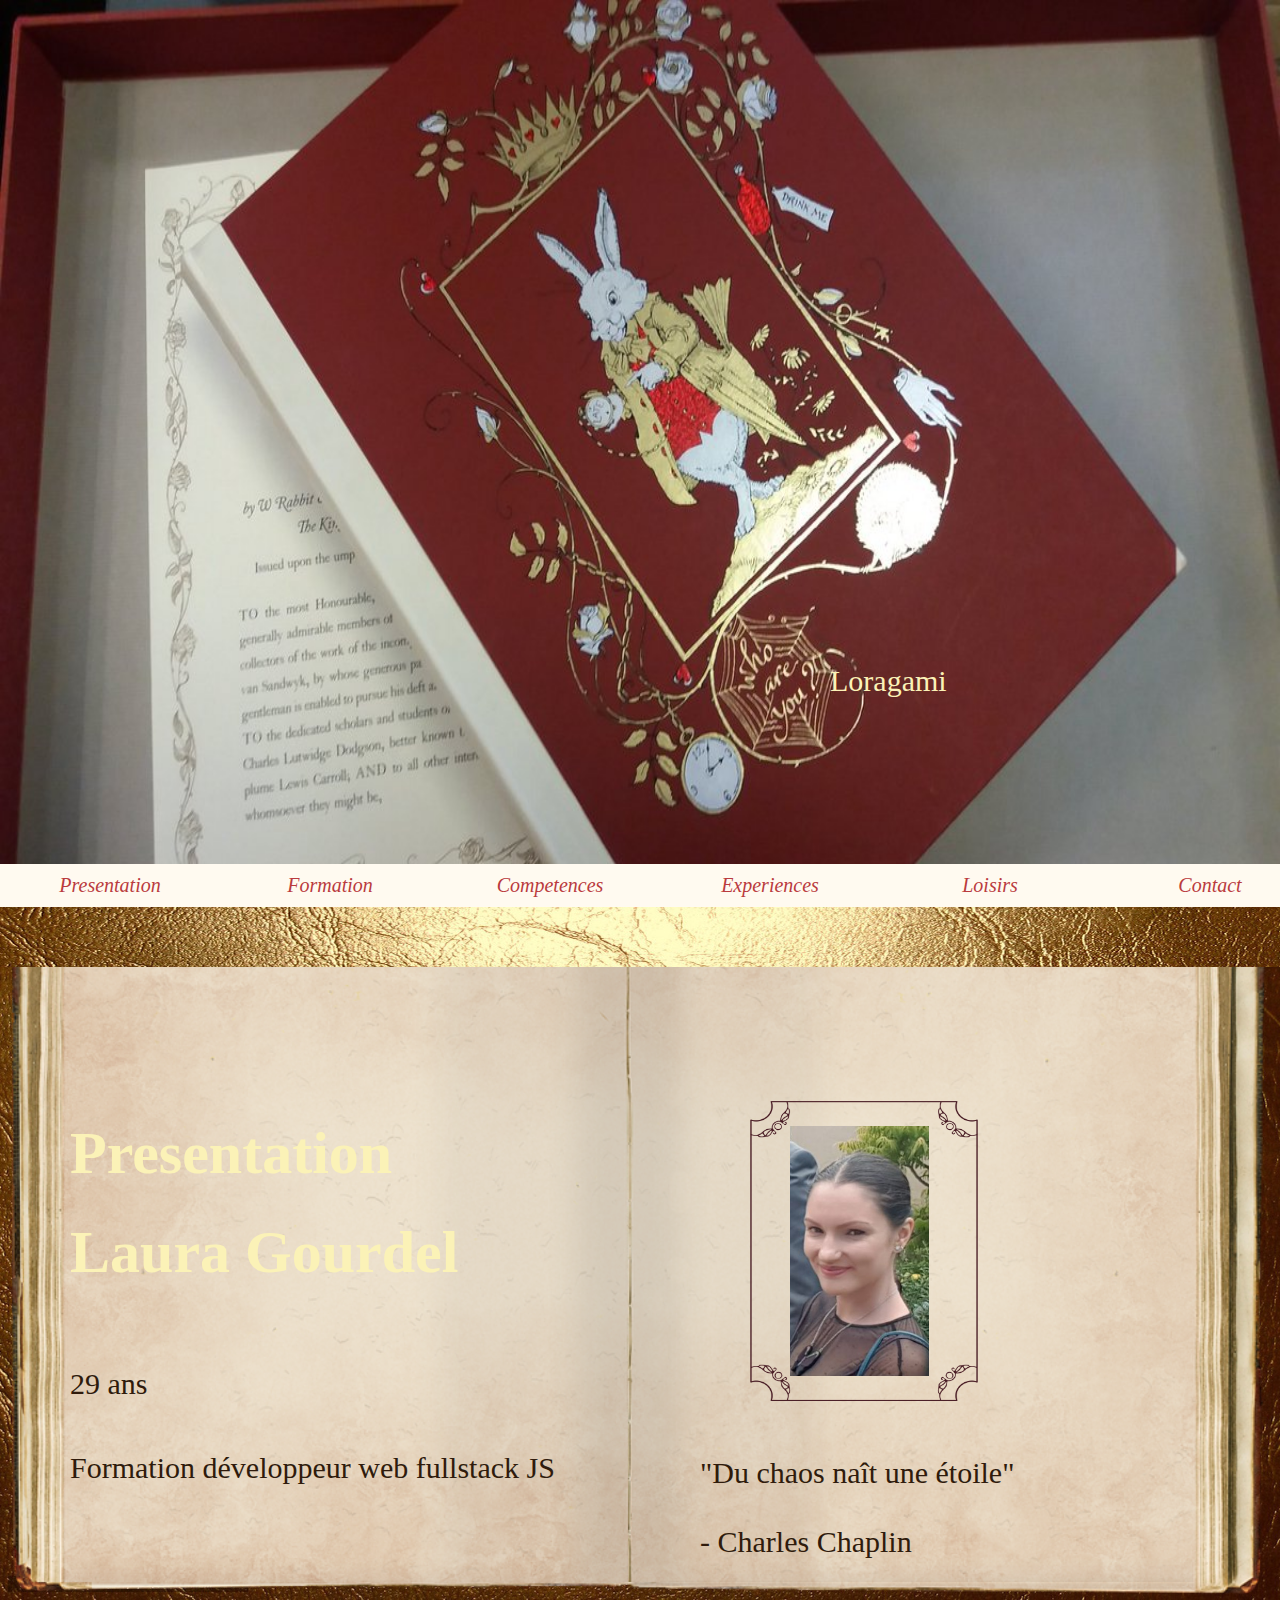
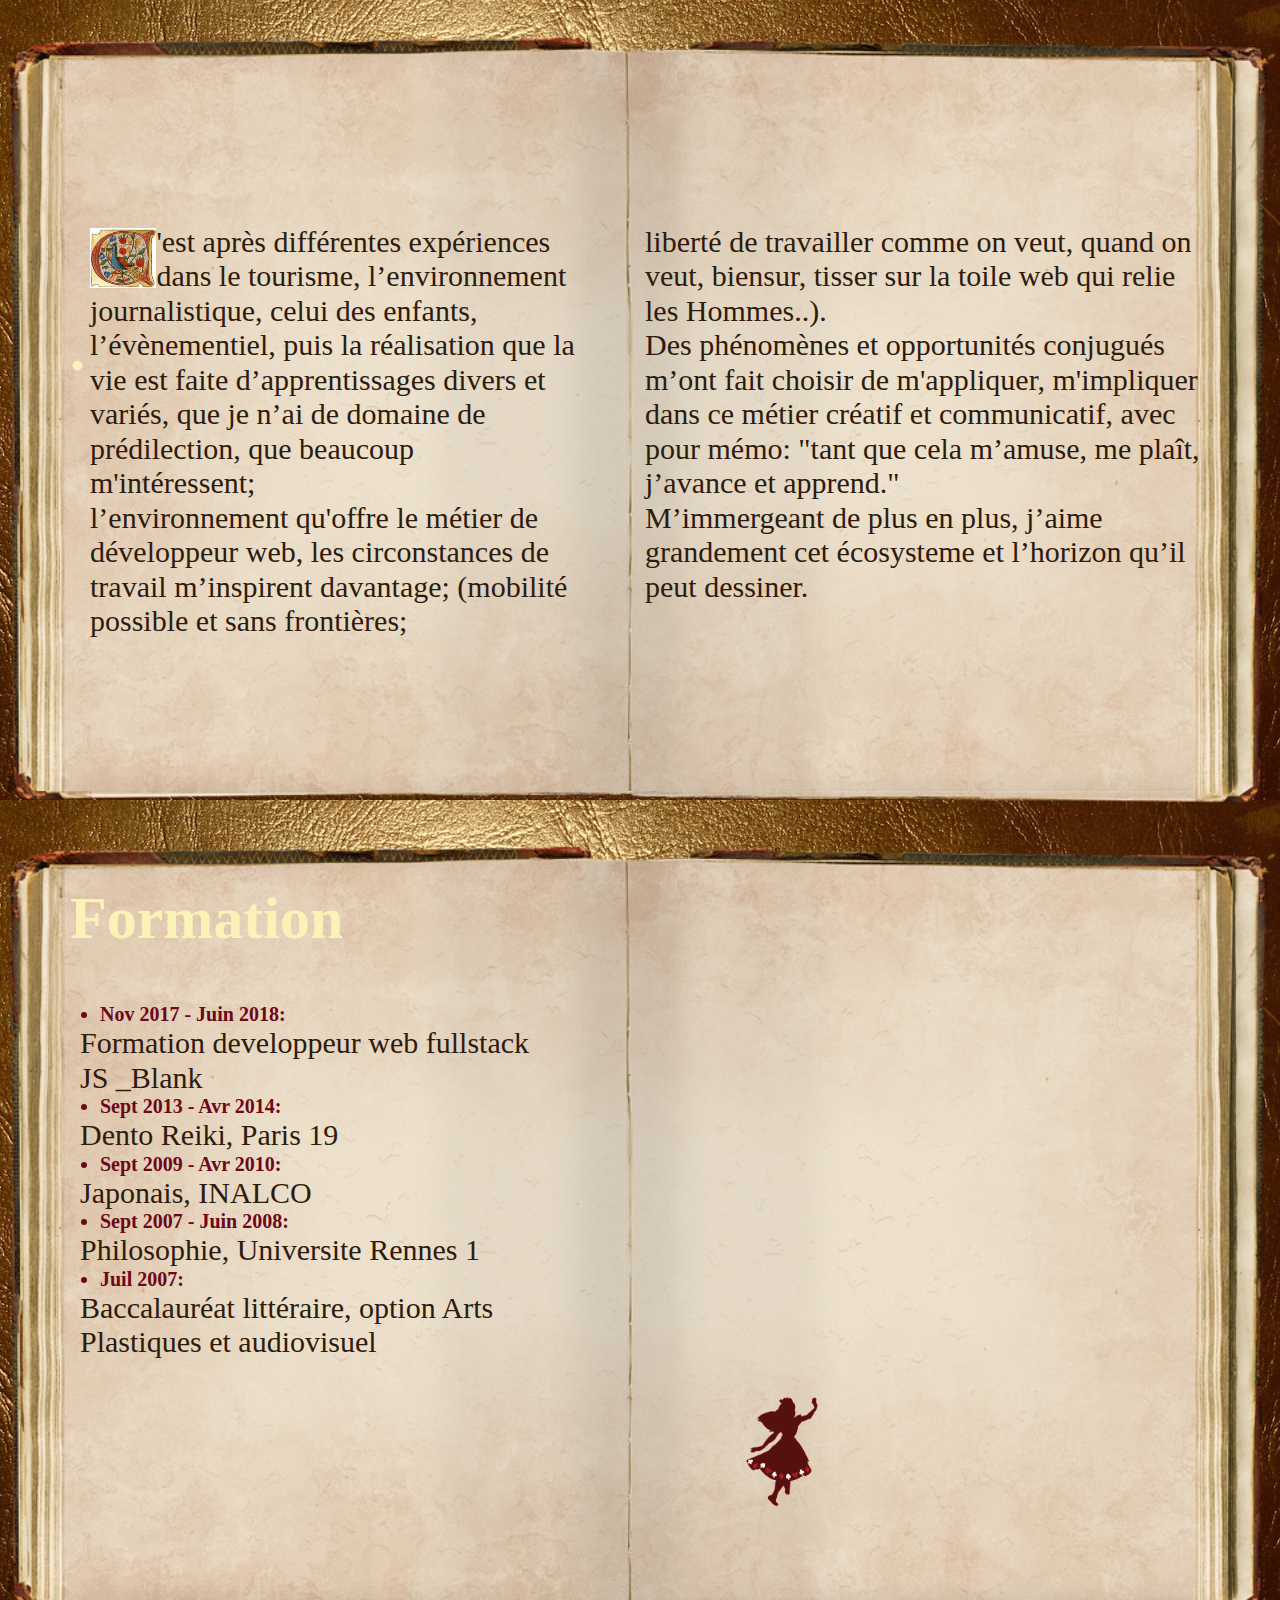
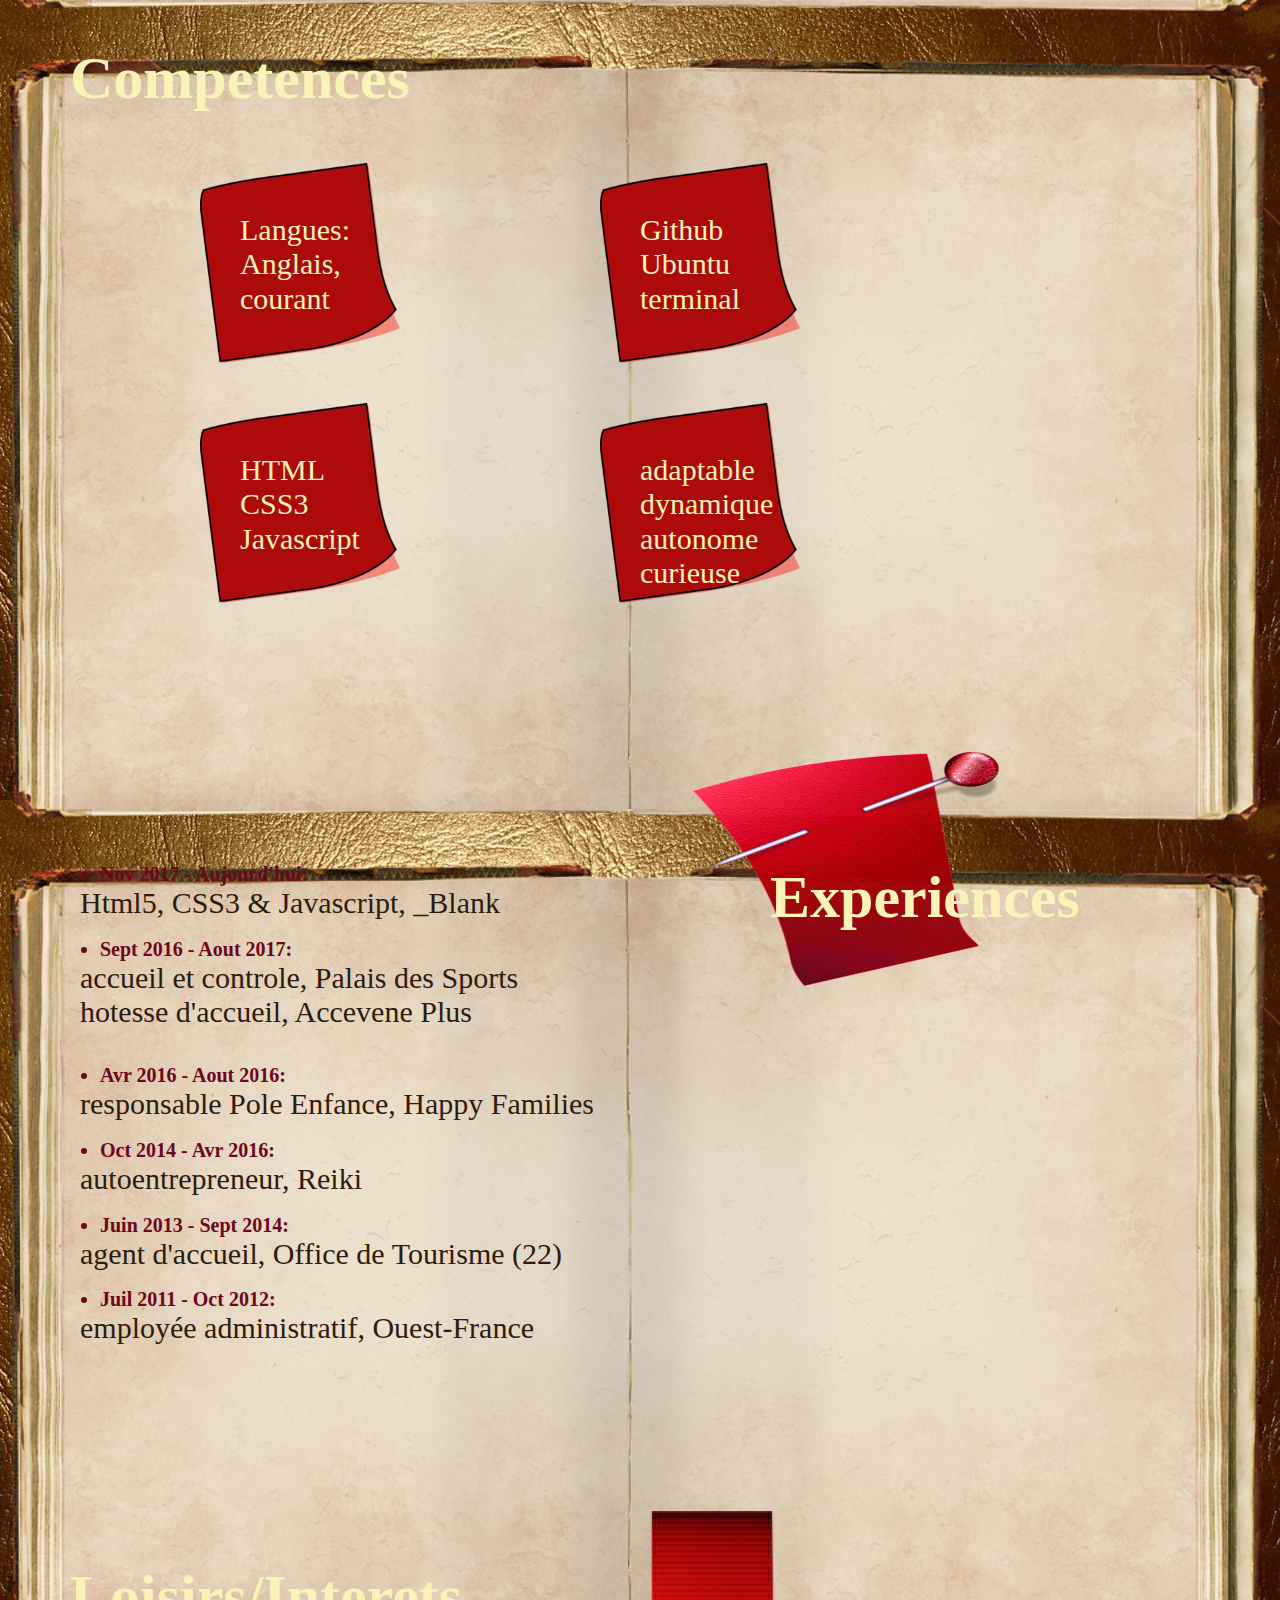
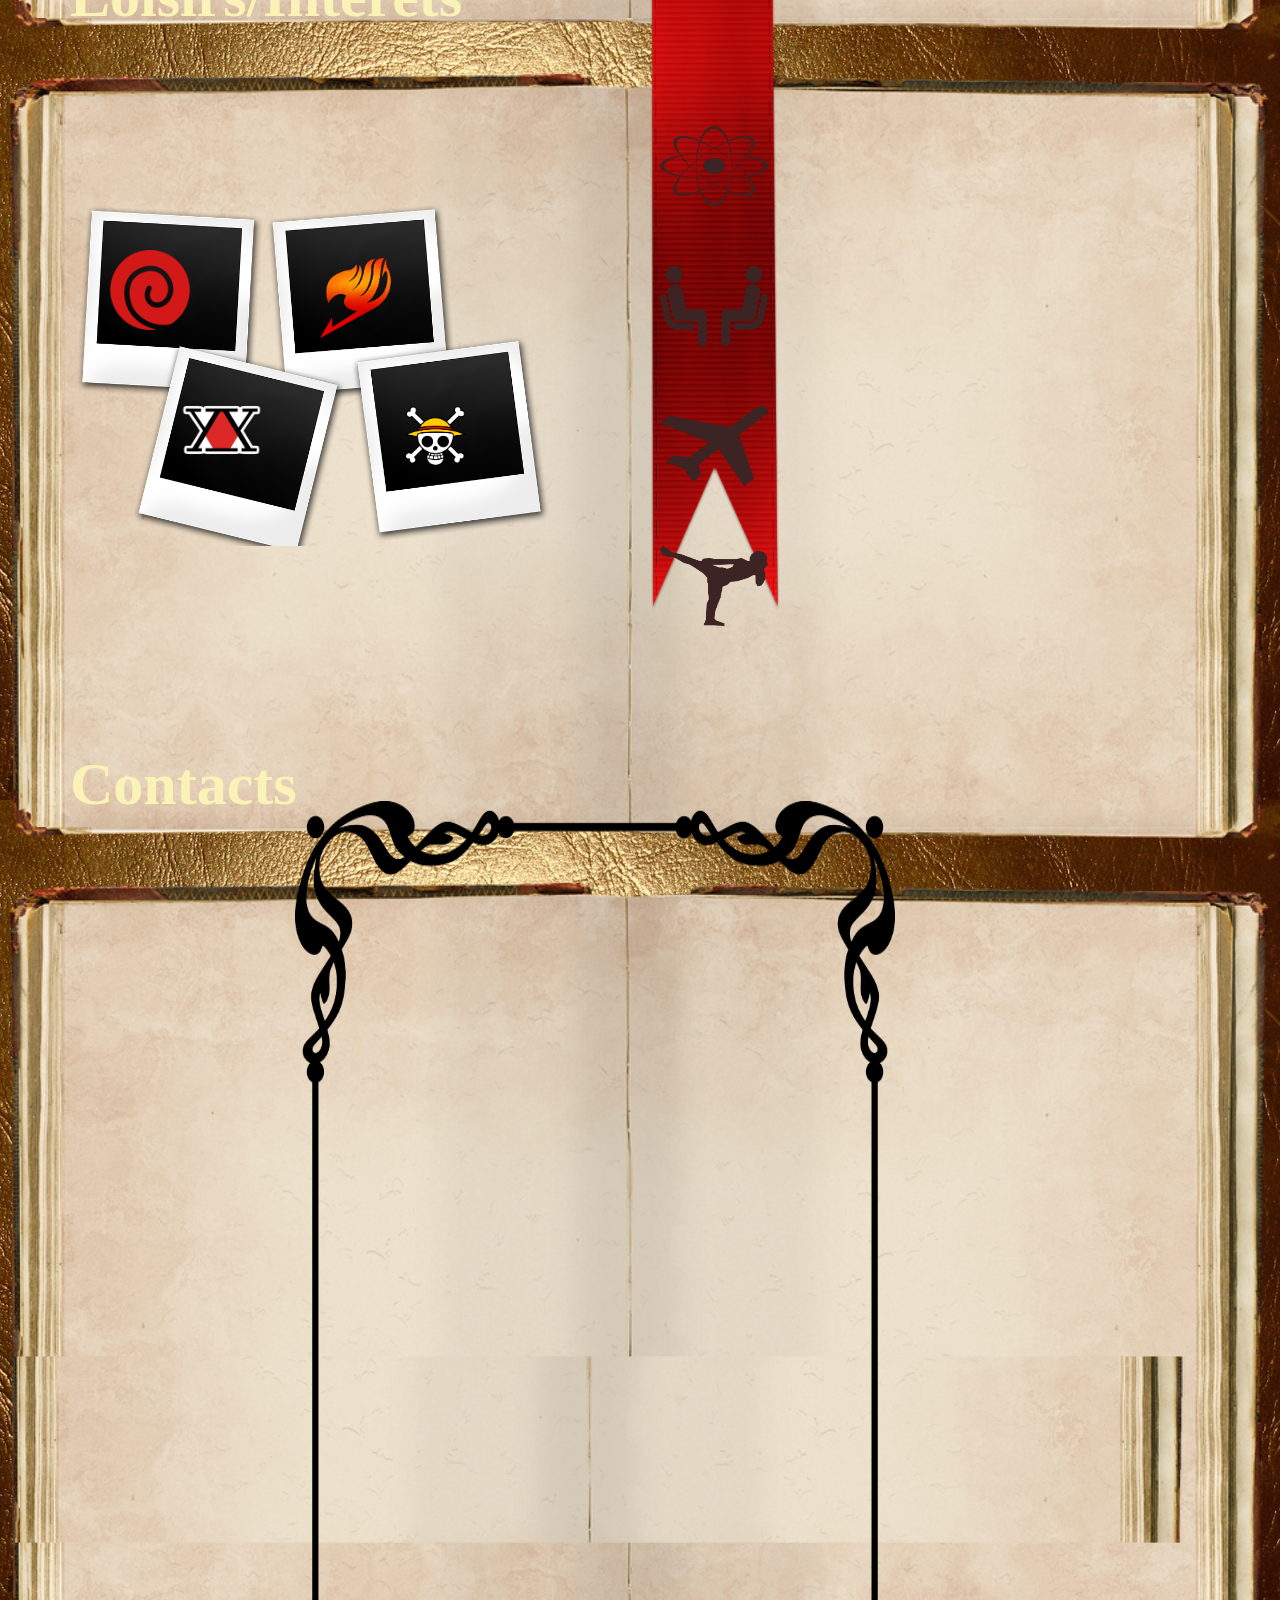
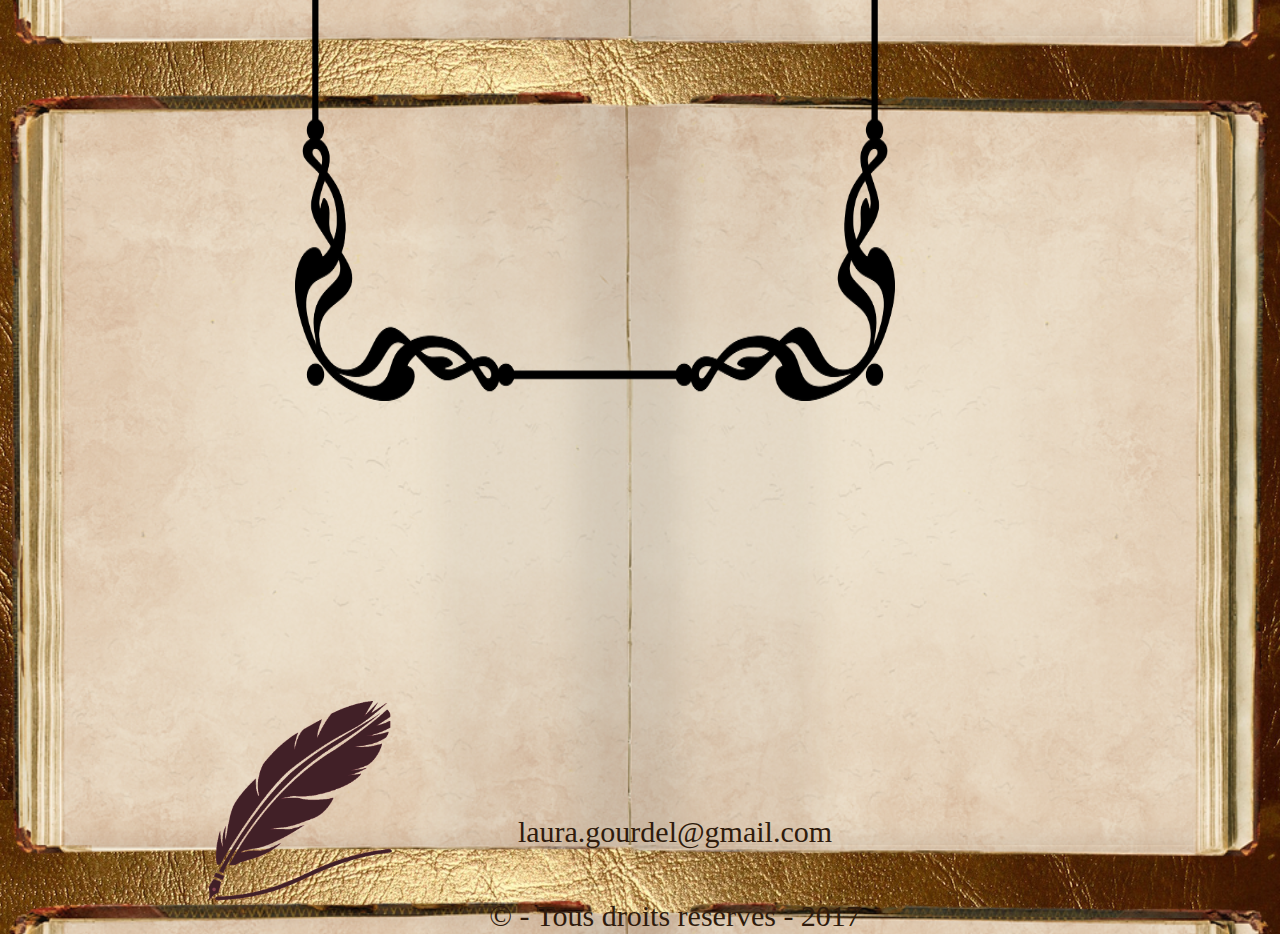
<file: index.html>
<!DOCTYPE html>
<html>
<head>
  <meta charset="UTF-8">
  <link rel="stylesheet" href="style.css" type="text/css">
  <link rel="stylesheet" href="style1.css" type="text/css">
  <link rel="stylesheet" media=" (max-width: 1200px)" href="responsive.css" />
  <link rel="stylesheet" href="print.css" media="print">
  <link rel="icon" type="image/png" href="smile-face-cheshire-cat-clipart.png">
  <title>Loragami</title>
</head>
<body>
 <header>
  <div class="main-container">
    <img src="Cw-0wITWIAAWIzq.jpg" alt="somewhere">
    <h1 class="title">Loragami</h1>
  </div>
  <nav>
    <ul>
      <li><i><a href="#Presentation">Presentation</a></i></li>
      <li><i><a href="#Formation">Formation</a></i></li>
      <li><i><a href="#Competences">Competences</a></i></li>
      <li><i><a href="#Experiences">Experiences</a></i></li>
      <li><i><a href="#Loisirs">Loisirs</a></i></li>
      <li><i><a href="#Contact">Contact</a></i></li>
    </ul>
   </nav>
  </header>
  <div class="hid">
    <img src="cache.png" alt="hid" margin="0" height="63px" width="1598px">
  </div>
 <main>
  <section id="bana">
    <div class="flexflex1">
  <div class="flex">
   <h2 class="progress" id="Presentation">Presentation</h2>
    <h2>Laura Gourdel</h2>
    <p>29 ans<br>
    <p>Formation développeur web fullstack JS</p>
  </div>
  <div class="flex1">
    <img class="title3bis" src="Border-01--Arvin61r58.png" alt="cadre">
    <img class="title3" src="lauravisage.png" alt="lauraphoto">
    <p id="left">"Du chaos naît une étoile"<br><br>- Charles Chaplin</p>
  </div>
</div>
 </section>
<section>
<h2>.</h2>
  <div id="P" class="p1p2">
   <div class="p1">
    <img src="calligraphie3.jpg" alt="lettrine"><p>'est après différentes expériences dans le tourisme, l’environnement journalistique, celui des enfants, l’évènementiel, puis la réalisation que la vie est faite d’apprentissages divers et variés, que je n’ai de domaine de prédilection, que beaucoup m'intéressent;<br> l’environnement qu'offre le métier de développeur web, les circonstances de travail m’inspirent davantage; (mobilité possible et sans frontières;
  </div>
  <div class="p2">liberté de travailler comme on veut, quand on veut, biensur, tisser sur la toile web qui relie les Hommes..).<br>Des phénomènes et opportunités conjugués m’ont fait choisir de m'appliquer, m'impliquer dans ce métier créatif et communicatif, avec pour mémo: "tant que cela m’amuse, me plaît, j’avance et apprend."<br> M’immergeant de plus en plus, j’aime grandement cet écosysteme et l’horizon qu’il peut dessiner.
   </p>
  </div>
 </div>
</section>
<section id="F">
  <h2 class="progress" id="Formation" >Formation</h2>
     <p>
      <ul class="pos">
      <div class="b"><li>Nov 2017 - Juin 2018:</div><div class="size">Formation developpeur web fullstack<br>JS _Blank</div></li>
      <div class="b"><li>Sept 2013 - Avr 2014:</div><div class="size">Dento Reiki, Paris 19</div></li>
      <div class="b"><li>Sept 2009 - Avr 2010:</div><div class="size">Japonais, INALCO</div></li>
      <div class="b"><li>Sept 2007 - Juin 2008:</div><div class="size">Philosophie, Universite Rennes 1</div></li>
      <div class="b"><li>Juil 2007:</div><div class="size">Baccalauréat littéraire, option Arts<br>Plastiques et audiovisuel</div></li>
    </ul>
  </p>
  <div class="alice">
    <img src="eeb1c1e5bddc1ca99350871a6f7a603bvfff.png" alt="alice" height="120px" width="auto">
  </div>
</section>
<section id="C1">
  <h2 class="progress" id="Competences">Competences</h2>
   <p>
     <div class="poste">
     <div class="postit">
        <p>Langues: <br>Anglais,<br>courant </p>
        <img src="red-sticky-note-md2.png" alt="p">
      <div class="right"><p>Github<br>Ubuntu<br>terminal</p></div>
        <img src="red-sticky-note-md2.png" alt="po">
        </div>
         <div class="postit2">
           <p>HTML<br>CSS3<br>Javascript</p>
        <img src="red-sticky-note-md2.png" alt="pos">
        <div class="right"><p>adaptable<br>dynamique<br>autonome<br>curieuse</p></div>
        <img src="red-sticky-note-md2.png" alt="post">
    </p>
  </div>
  </div>
  </section>
<section id="E">
  <div class="progressa">
    <h2 id="Experiences">Experiences</h2>
  </div>
   <p>
    <ul class="pos">
      <div class="b"><li>Nov 2017 - Aujourd'hui:</li></div><div class="size">Html5, CSS3 & Javascript, _Blank</div></li><br>
      <div class="b"><li>Sept 2016 - Aout 2017:</div><div class="size">accueil et controle, Palais des Sports</div><div class="size">hotesse d'accueil, Accevene Plus<br></li><br></div>
      <div class="b"><li>Avr 2016 - Aout 2016:</div><div class="size">responsable Pole Enfance, Happy Families</div></li><br>
      <div class="b"><li>Oct 2014 - Avr 2016:</div><div class="size">autoentrepreneur, Reiki</div></li><br>
      <div class="b"><li>Juin 2013 - Sept 2014:</div><div class="size">agent d'accueil, Office de Tourisme (22)</div></li><br>
      <div class="b"><li>Juil 2011 - Oct 2012:</div><div class="size">employée administratif, Ouest-France</div><br>
    </ul>
  </p>
  <div class="paper">
    <img src="af95dcea.png" alt="clip" height="250px" width="350px">
  </div>
</section>
<section  id="L">
  <h2 class="progress" id="Loisirs">Loisirs/Interets</h2>
 <div class="true">
   <img src="bookmark.png" alt="bookmark" height="700px" width="130px">
 </div>
  <div class="logo"><!-- ne suis parvenu a afficher la version responsive (colonnes) :( -->
      <img class="space" src="nucleus-35000_960_720.png" alt="physique quantique" height="80px">
      <img class="space" src="interview-1992447_960_720.png" alt="relations humaines" height="80px">
      <img class="space" src="information-44006_960_720.png" alt="voyages" height="80px">
      <img class="space" src="martial-arts-150009_960_720.png" alt="arts martiaux" height="80px">
  </div>
  <div id='polaroid'>
    <img src="polaroid.png" alt="konoha" height="350px">
  </div>
  <div class="anima">
   <img src="uzumaki-clan-symbol.png" alt="konoha" height="80px">
  <div class="anim" >
   <img src="Fairy-Tail.png" alt="konoha" height="80px">
 </div>
 </div>
 <div class="anima1">
   <img src="hxh.png" alt="konoha" height="80px">
   <div class="anim" >
     <img src="XigozGA5T.png" alt="konoha" height="80px">
   </div>
 </div>
</section>
<section id="C">
  <h2 class="progress" id="Contact" >Contacts</h2><br><br><br><!--vrai de vrai: pire triche; je le concède... -->
  <div id="form">
    <img class="bord" src="Showcard_border_T.png" alt="borderline">
     <img class="cam" src="journal-1577764_960_721.png" alt="camouflage"><!-- cache misère-->
<iframe src="https://docs.google.com/forms/d/e/1FAIpQLSdAStc2J-SaNCCh281akTxuCHJRsr1CEBzfrTe9C8xKrSTLZA/viewform?embedded=true" width="450" height="1050" frameborder="0" marginheight="0" marginwidth="0">Chargement en cours...</iframe>
  </div>
</section>
</main>
<footer>
  <div class="footer">
    <img src="Plume.png" alt="plume" width="200px">
  </div>
  <p>laura.gourdel@gmail.com</p>
  <p>&copy; - Tous droits reserves - 2017</p>
</footer>
</body>
</html>
</file>
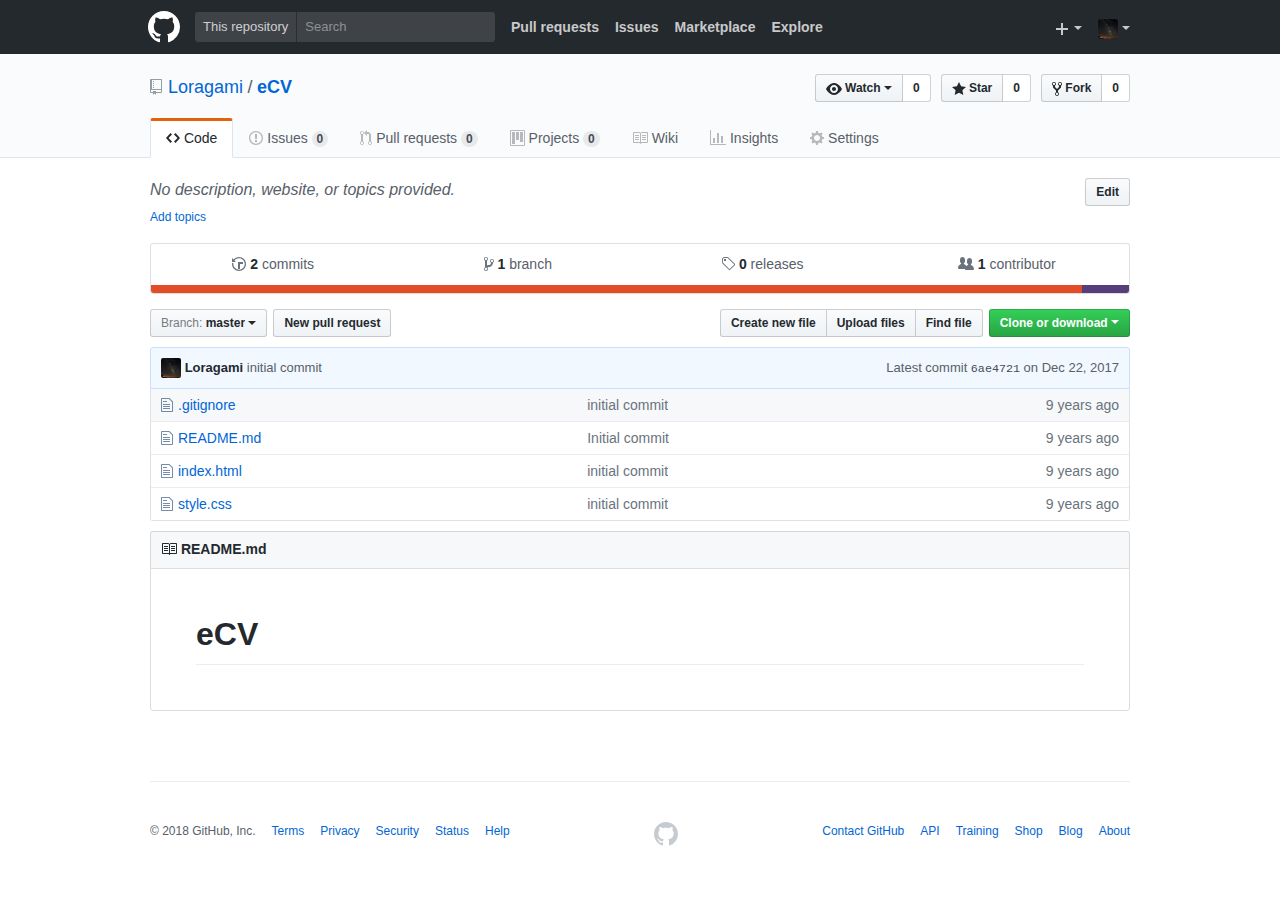
<file: Loragami_eCV.html>
<!DOCTYPE html>
<html lang="en"><head>
<meta http-equiv="content-type" content="text/html; charset=UTF-8">
    <meta charset="utf-8">
  <link rel="dns-prefetch" href="https://assets-cdn.github.com/">
  <link rel="dns-prefetch" href="https://avatars0.githubusercontent.com/">
  <link rel="dns-prefetch" href="https://avatars1.githubusercontent.com/">
  <link rel="dns-prefetch" href="https://avatars2.githubusercontent.com/">
  <link rel="dns-prefetch" href="https://avatars3.githubusercontent.com/">
  <link rel="dns-prefetch" href="https://github-cloud.s3.amazonaws.com/">
  <link rel="dns-prefetch" href="https://user-images.githubusercontent.com/">



  <link crossorigin="anonymous" href="Loragami_eCV_fichiers/frameworks-f27d807afb610bf126cbfb9ce429438a328e012239e5a77fc.css" integrity="sha256-8n2AevthC/Emy/uc5ClDijKOASI55ad/yBUreUVT38A=" media="all" rel="stylesheet">
  <link crossorigin="anonymous" href="Loragami_eCV_fichiers/github-90814c795d836404981b54444a6ccc23fac2c6b0e1ce875e90784.css" integrity="sha256-kIFMeV2DZASYG1RESmzMI/rCxrDhzodekHhPvYNEW8U=" media="all" rel="stylesheet">
  
  
  
  

  <meta name="viewport" content="width=device-width">
  
  <title>Loragami/eCV</title>
  <link rel="search" type="application/opensearchdescription+xml" href="https://github.com/opensearch.xml" title="GitHub">
  <link rel="fluid-icon" href="https://github.com/fluidicon.png" title="GitHub">
  <meta property="fb:app_id" content="1401488693436528">

    
    <meta content="https://avatars2.githubusercontent.com/u/34746395?s=400&amp;v=4" property="og:image"><meta content="GitHub" property="og:site_name"><meta content="object" property="og:type"><meta content="Loragami/eCV" property="og:title"><meta content="https://github.com/Loragami/eCV" property="og:url"><meta content="Contribute to eCV development by creating an account on GitHub." property="og:description">

  <link rel="assets" href="https://assets-cdn.github.com/">
  <link rel="web-socket" href="wss://live.github.com/_sockets/VjI6MjMyODk3MTQ0OjExMzNhMmRjMWM0YzY3ZGU5ZDhjMjk0MzBjMWZkZjJiMWY0MmRiY2MzMzAyMWFlNDgzODI2NjYxZGY3YjZmZTU=--383dfb6dccae686d90c2a42751a3feb7c03f038b">
  <meta name="pjax-timeout" content="1000">
  <link rel="sudo-modal" href="https://github.com/sessions/sudo_modal">
  <meta name="request-id" content="8AD4:5FD4:C66DBC:1B147A4:5A4F6F07" data-pjax-transient="">
  

  <meta name="selected-link" value="repo_source" data-pjax-transient="">

    <meta name="google-site-verification" content="KT5gs8h0wvaagLKAVWq8bbeNwnZZK1r1XQysX3xurLU">
  <meta name="google-site-verification" content="ZzhVyEFwb7w3e0-uOTltm8Jsck2F5StVihD0exw2fsA">
  <meta name="google-site-verification" content="GXs5KoUUkNCoaAZn7wPN-t01Pywp9M3sEjnt_3_ZWPc">
    <meta name="google-analytics" content="UA-3769691-2">

<meta content="collector.githubapp.com" name="octolytics-host"><meta content="github" name="octolytics-app-id"><meta content="https://collector.githubapp.com/github-external/browser_event" name="octolytics-event-url"><meta content="8AD4:5FD4:C66DBC:1B147A4:5A4F6F07" name="octolytics-dimension-request_id"><meta content="iad" name="octolytics-dimension-region_edge"><meta content="iad" name="octolytics-dimension-region_render"><meta content="34746395" name="octolytics-actor-id"><meta content="Loragami" name="octolytics-actor-login"><meta content="1240b48a110c50baf13bec750e3352a5b8bb5cddf21eae51e73c80b98c712d1c" name="octolytics-actor-hash">
<meta content="/&lt;user-name&gt;/&lt;repo-name&gt;" data-pjax-transient="true" name="analytics-location">




  <meta class="js-ga-set" name="dimension1" content="Logged In">


  

      <meta name="hostname" content="github.com">
  <meta name="user-login" content="Loragami">

      <meta name="expected-hostname" content="github.com">
    <meta name="js-proxy-site-detection-payload" content="[base64]">

    <meta name="enabled-features" content="UNIVERSE_BANNER,FREE_TRIALS">

  <meta name="html-safe-nonce" content="7556b5f4fc0d280c54445dfc635e0a5345f05455">

  <meta http-equiv="x-pjax-version" content="33fde39efb62989e9022eefd6d69d17a">
  

      <link href="https://github.com/Loragami/eCV/commits/master.atom" rel="alternate" title="Recent Commits to eCV:master" type="application/atom+xml">

  <meta name="description" content="Contribute to eCV development by creating an account on GitHub.">
  <meta name="go-import" content="github.com/Loragami/eCV git https://github.com/Loragami/eCV.git">

  <meta content="34746395" name="octolytics-dimension-user_id"><meta content="Loragami" name="octolytics-dimension-user_login"><meta content="115125098" name="octolytics-dimension-repository_id"><meta content="Loragami/eCV" name="octolytics-dimension-repository_nwo"><meta content="true" name="octolytics-dimension-repository_public"><meta content="false" name="octolytics-dimension-repository_is_fork"><meta content="115125098" name="octolytics-dimension-repository_network_root_id"><meta content="Loragami/eCV" name="octolytics-dimension-repository_network_root_nwo"><meta content="false" name="octolytics-dimension-repository_explore_github_marketplace_ci_cta_shown">


    <link rel="canonical" href="https://github.com/Loragami/eCV" data-pjax-transient="">


  <meta name="browser-stats-url" content="https://api.github.com/_private/browser/stats">

  <meta name="browser-errors-url" content="https://api.github.com/_private/browser/errors">

  <link rel="mask-icon" href="https://assets-cdn.github.com/pinned-octocat.svg" color="#000000">
  <link rel="icon" type="image/x-icon" class="js-site-favicon" href="https://assets-cdn.github.com/favicon.ico">

<meta name="theme-color" content="#1e2327">



  </head>

  <body class="logged-in env-production">
    

  <div class="position-relative js-header-wrapper ">
    <a href="#start-of-content" tabindex="1" class="bg-black text-white p-3 show-on-focus js-skip-to-content">Skip to content</a>
    <div id="js-pjax-loader-bar" class="pjax-loader-bar"><div class="progress"></div></div>

    
    
    
      



        
<header class="Header  f5" role="banner">
  <div class="d-flex px-3 flex-justify-between container-lg">
    <div class="d-flex flex-justify-between">
      <a class="header-logo-invertocat" href="https://github.com/" data-hotkey="g d" aria-label="Homepage" data-ga-click="Header, go to dashboard, icon:logo">
  <svg aria-hidden="true" class="octicon octicon-mark-github" height="32" version="1.1" viewBox="0 0 16 16" width="32"><path fill-rule="evenodd" d="M8 0C3.58 0 0 3.58 0 8c0 3.54 2.29 6.53 5.47 7.59.4.07.55-.17.55-.38 0-.19-.01-.82-.01-1.49-2.01.37-2.53-.49-2.69-.94-.09-.23-.48-.94-.82-1.13-.28-.15-.68-.52-.01-.53.63-.01 1.08.58 1.23.82.72 1.21 1.87.87 2.33.66.07-.52.28-.87.51-1.07-1.78-.2-3.64-.89-3.64-3.95 0-.87.31-1.59.82-2.15-.08-.2-.36-1.02.08-2.12 0 0 .67-.21 2.2.82.64-.18 1.32-.27 2-.27.68 0 1.36.09 2 .27 1.53-1.04 2.2-.82 2.2-.82.44 1.1.16 1.92.08 2.12.51.56.82 1.27.82 2.15 0 3.07-1.87 3.75-3.65 3.95.29.25.54.73.54 1.48 0 1.07-.01 1.93-.01 2.2 0 .21.15.46.55.38A8.013 8.013 0 0 0 16 8c0-4.42-3.58-8-8-8z"></path></svg>
</a>


    </div>

    <div class="HeaderMenu d-flex flex-justify-between flex-auto">
      <div class="d-flex">
            <div class="">
              <div class="header-search scoped-search site-scoped-search js-site-search" role="search">
  <!-- '"` --><!-- </textarea></xmp> --><form accept-charset="UTF-8" action="/Loragami/eCV/search" class="js-site-search-form" data-scoped-search-url="/Loragami/eCV/search" data-unscoped-search-url="/search" method="get"><div style="margin:0;padding:0;display:inline"><input name="utf8" value="✓" type="hidden"></div>
    <label class="form-control header-search-wrapper js-chromeless-input-container">
        <a href="https://github.com/Loragami/eCV" class="header-search-scope no-underline">This repository</a>
      <input class="form-control header-search-input js-site-search-focus js-site-search-field is-clearable" data-hotkey="s" name="q" placeholder="Search" aria-label="Search this repository" data-unscoped-placeholder="Search GitHub" data-scoped-placeholder="Search" autocapitalize="off" type="text">
        <input class="js-site-search-type-field" name="type" type="hidden">
    </label>
</form></div>

            </div>

          <ul class="d-flex pl-2 flex-items-center text-bold list-style-none" role="navigation">
            <li>
              <a href="https://github.com/pulls" aria-label="Pull requests you created" class="js-selected-navigation-item HeaderNavlink px-2" data-ga-click="Header, click, Nav menu - item:pulls context:user" data-hotkey="g p" data-selected-links="/pulls /pulls/assigned /pulls/mentioned /pulls">
                Pull requests
</a>            </li>
            <li>
              <a href="https://github.com/issues" aria-label="Issues you created" class="js-selected-navigation-item HeaderNavlink px-2" data-ga-click="Header, click, Nav menu - item:issues context:user" data-hotkey="g i" data-selected-links="/issues /issues/assigned /issues/mentioned /issues">
                Issues
</a>            </li>
                <li>
                  <a href="https://github.com/marketplace" class="js-selected-navigation-item HeaderNavlink px-2" data-ga-click="Header, click, Nav menu - item:marketplace context:user" data-selected-links=" /marketplace">
                    Marketplace
</a>                </li>
            <li>
              <a href="https://github.com/explore" class="js-selected-navigation-item HeaderNavlink px-2" data-ga-click="Header, click, Nav menu - item:explore" data-selected-links="/explore /trending /trending/developers /integrations /integrations/feature/code /integrations/feature/collaborate /integrations/feature/ship showcases showcases_search showcases_landing /explore">
                Explore
</a>            </li>
          </ul>
      </div>

      <div class="d-flex">
        
<ul class="user-nav d-flex flex-items-center list-style-none" id="user-links">
  <li class="dropdown js-menu-container">
    <span class="d-inline-block  px-2">
      

    </span>
  </li>

  <li class="dropdown js-menu-container">
    <details class="dropdown-details details-reset js-dropdown-details d-flex px-2 flex-items-center">
      <summary class="HeaderNavlink" aria-label="Create new…" data-ga-click="Header, create new, icon:add">
        <svg aria-hidden="true" class="octicon octicon-plus float-left mr-1 mt-1" height="16" version="1.1" viewBox="0 0 12 16" width="12"><path fill-rule="evenodd" d="M12 9H7v5H5V9H0V7h5V2h2v5h5z"></path></svg>
        <span class="dropdown-caret mt-1"></span>
      </summary>

      <ul class="dropdown-menu dropdown-menu-sw">
        
<a class="dropdown-item" href="https://github.com/new" data-ga-click="Header, create new repository">
  New repository
</a>

  <a class="dropdown-item" href="https://github.com/new/import" data-ga-click="Header, import a repository">
    Import repository
  </a>

<a class="dropdown-item" href="https://gist.github.com/" data-ga-click="Header, create new gist">
  New gist
</a>

  <a class="dropdown-item" href="https://github.com/organizations/new" data-ga-click="Header, create new organization">
    New organization
  </a>



  <div class="dropdown-divider"></div>
  <div class="dropdown-header">
    <span title="Loragami/eCV">This repository</span>
  </div>
    <a class="dropdown-item" href="https://github.com/Loragami/eCV/issues/new" data-ga-click="Header, create new issue">
      New issue
    </a>

      </ul>
    </details>
  </li>

  <li class="dropdown js-menu-container">

    <details class="dropdown-details details-reset js-dropdown-details d-flex pl-2 flex-items-center">
      <summary class="HeaderNavlink name mt-1" aria-label="View profile and more" data-ga-click="Header, show menu, icon:avatar">
        <img alt="@Loragami" class="avatar float-left mr-1" src="Loragami_eCV_fichiers/34746395.jpeg" height="20" width="20">
        <span class="dropdown-caret"></span>
      </summary>

      <ul class="dropdown-menu dropdown-menu-sw">
        <li class="dropdown-header header-nav-current-user css-truncate">
          Signed in as <strong class="css-truncate-target">Loragami</strong>
        </li>

        <li class="dropdown-divider"></li>

        <li><a class="dropdown-item" href="https://github.com/Loragami" data-ga-click="Header, go to profile, text:your profile">
          Your profile
        </a></li>
        <li><a class="dropdown-item" href="https://github.com/Loragami?tab=stars" data-ga-click="Header, go to starred repos, text:your stars">
          Your stars
        </a></li>
          <li><a class="dropdown-item" href="https://gist.github.com/" data-ga-click="Header, your gists, text:your gists">Your Gists</a></li>

        <li class="dropdown-divider"></li>

        <li><a class="dropdown-item" href="https://help.github.com/" data-ga-click="Header, go to help, text:help">
          Help
        </a></li>

        <li><a class="dropdown-item" href="https://github.com/settings/profile" data-ga-click="Header, go to settings, icon:settings">
          Settings
        </a></li>

        <li><!-- '"` --><!-- </textarea></xmp> --><form accept-charset="UTF-8" action="/logout" class="logout-form" method="post"><div style="margin:0;padding:0;display:inline"><input name="utf8" value="✓" type="hidden"><input name="authenticity_token" value="xVSpX16kFF/zP3SGH6zXiNYfVi3u4dBYqxXNfnsrZBUgf7Fgi8gGLGVIlWArazZTQI1AS4br2uBrnLlZpUd3oQ==" type="hidden"></div>
          <button type="submit" class="dropdown-item dropdown-signout" data-ga-click="Header, sign out, icon:logout">
            Sign out
          </button>
        </form></li>
      </ul>
    </details>
  </li>
</ul>


        <!-- '"` --><!-- </textarea></xmp> --><form accept-charset="UTF-8" action="/logout" class="sr-only right-0" method="post"><div style="margin:0;padding:0;display:inline"><input name="utf8" value="✓" type="hidden"><input name="authenticity_token" value="kwVejcOaFW9Dtx36qAbwGbo5wSc/peRWGhCyst8g08J2LkayFvYHHNXA/BycwRHCLKvXQVev7u7amcaVAUzAdg==" type="hidden"></div>
          <button type="submit" class="dropdown-item dropdown-signout" data-ga-click="Header, sign out, icon:logout">
            Sign out
          </button>
</form>      </div>
    </div>
  </div>
</header>

      

  </div>

  <div id="start-of-content" class="show-on-focus"></div>

    <div id="js-flash-container">
</div>



  <div role="main">
        <div itemscope="" itemtype="http://schema.org/SoftwareSourceCode" class="">
    <div id="js-repo-pjax-container" data-pjax-container="">
      





  <div class="pagehead repohead instapaper_ignore readability-menu experiment-repo-nav  ">
    <div class="repohead-details-container clearfix container">

      <ul class="pagehead-actions">
  <li>
        <!-- '"` --><!-- </textarea></xmp> --><form accept-charset="UTF-8" action="/notifications/subscribe" class="js-social-container" data-autosubmit="true" data-remote="true" method="post"><div style="margin:0;padding:0;display:inline"><input name="utf8" value="✓" type="hidden"><input name="authenticity_token" value="n7aS65rCAnvvSgODvojxupqoAwx+HFQvqythy3IQlZtnHF+LQvS1Gn+UelvUFi0hNKswdt1IeMAsgRgcYrQyPw==" type="hidden"></div>      <input class="form-control" id="repository_id" name="repository_id" value="115125098" type="hidden">

        <div class="select-menu js-menu-container js-select-menu">
          <a href="https://github.com/Loragami/eCV/subscription" class="btn btn-sm btn-with-count select-menu-button js-menu-target" role="button" aria-haspopup="true" aria-expanded="false" aria-label="Toggle repository notifications menu" data-ga-click="Repository, click Watch settings, action:files#disambiguate">
            <span class="js-select-button">
                <svg aria-hidden="true" class="octicon octicon-eye" height="16" version="1.1" viewBox="0 0 16 16" width="16"><path fill-rule="evenodd" d="M8.06 2C3 2 0 8 0 8s3 6 8.06 6C13 14 16 8 16 8s-3-6-7.94-6zM8 12c-2.2 0-4-1.78-4-4 0-2.2 1.8-4 4-4 2.22 0 4 1.8 4 4 0 2.22-1.78 4-4 4zm2-4c0 1.11-.89 2-2 2-1.11 0-2-.89-2-2 0-1.11.89-2 2-2 1.11 0 2 .89 2 2z"></path></svg>
                Watch
            </span>
          </a>
          <a class="social-count js-social-count" href="https://github.com/Loragami/eCV/watchers" aria-label="0 users are watching this repository">
            0
          </a>

        <div class="select-menu-modal-holder">
          <div class="select-menu-modal subscription-menu-modal js-menu-content">
            <div class="select-menu-header js-navigation-enable" tabindex="-1">
              <svg aria-label="Close" class="octicon octicon-x js-menu-close" height="16" role="img" version="1.1" viewBox="0 0 12 16" width="12"><path fill-rule="evenodd" d="M7.48 8l3.75 3.75-1.48 1.48L6 9.48l-3.75 3.75-1.48-1.48L4.52 8 .77 4.25l1.48-1.48L6 6.52l3.75-3.75 1.48 1.48z"></path></svg>
              <span class="select-menu-title">Notifications</span>
            </div>

              <div class="select-menu-list js-navigation-container" role="menu">

                <div class="select-menu-item js-navigation-item selected" role="menuitem" tabindex="0">
                  <svg aria-hidden="true" class="octicon octicon-check select-menu-item-icon" height="16" version="1.1" viewBox="0 0 12 16" width="12"><path fill-rule="evenodd" d="M12 5l-8 8-4-4 1.5-1.5L4 10l6.5-6.5z"></path></svg>
                  <div class="select-menu-item-text">
                    <input checked="checked" id="do_included" name="do" value="included" type="radio">
                    <span class="select-menu-item-heading">Not watching</span>
                    <span class="description">Be notified when participating or @mentioned.</span>
                    <span class="js-select-button-text hidden-select-button-text">
                      <svg aria-hidden="true" class="octicon octicon-eye" height="16" version="1.1" viewBox="0 0 16 16" width="16"><path fill-rule="evenodd" d="M8.06 2C3 2 0 8 0 8s3 6 8.06 6C13 14 16 8 16 8s-3-6-7.94-6zM8 12c-2.2 0-4-1.78-4-4 0-2.2 1.8-4 4-4 2.22 0 4 1.8 4 4 0 2.22-1.78 4-4 4zm2-4c0 1.11-.89 2-2 2-1.11 0-2-.89-2-2 0-1.11.89-2 2-2 1.11 0 2 .89 2 2z"></path></svg>
                      Watch
                    </span>
                  </div>
                </div>

                <div class="select-menu-item js-navigation-item " role="menuitem" tabindex="0">
                  <svg aria-hidden="true" class="octicon octicon-check select-menu-item-icon" height="16" version="1.1" viewBox="0 0 12 16" width="12"><path fill-rule="evenodd" d="M12 5l-8 8-4-4 1.5-1.5L4 10l6.5-6.5z"></path></svg>
                  <div class="select-menu-item-text">
                    <input id="do_subscribed" name="do" value="subscribed" type="radio">
                    <span class="select-menu-item-heading">Watching</span>
                    <span class="description">Be notified of all conversations.</span>
                    <span class="js-select-button-text hidden-select-button-text">
                      <svg aria-hidden="true" class="octicon octicon-eye" height="16" version="1.1" viewBox="0 0 16 16" width="16"><path fill-rule="evenodd" d="M8.06 2C3 2 0 8 0 8s3 6 8.06 6C13 14 16 8 16 8s-3-6-7.94-6zM8 12c-2.2 0-4-1.78-4-4 0-2.2 1.8-4 4-4 2.22 0 4 1.8 4 4 0 2.22-1.78 4-4 4zm2-4c0 1.11-.89 2-2 2-1.11 0-2-.89-2-2 0-1.11.89-2 2-2 1.11 0 2 .89 2 2z"></path></svg>
                        Unwatch
                    </span>
                  </div>
                </div>

                <div class="select-menu-item js-navigation-item " role="menuitem" tabindex="0">
                  <svg aria-hidden="true" class="octicon octicon-check select-menu-item-icon" height="16" version="1.1" viewBox="0 0 12 16" width="12"><path fill-rule="evenodd" d="M12 5l-8 8-4-4 1.5-1.5L4 10l6.5-6.5z"></path></svg>
                  <div class="select-menu-item-text">
                    <input id="do_ignore" name="do" value="ignore" type="radio">
                    <span class="select-menu-item-heading">Ignoring</span>
                    <span class="description">Never be notified.</span>
                    <span class="js-select-button-text hidden-select-button-text">
                      <svg aria-hidden="true" class="octicon octicon-mute" height="16" version="1.1" viewBox="0 0 16 16" width="16"><path fill-rule="evenodd" d="M8 2.81v10.38c0 .67-.81 1-1.28.53L3 10H1c-.55 0-1-.45-1-1V7c0-.55.45-1 1-1h2l3.72-3.72C7.19 1.81 8 2.14 8 2.81zm7.53 3.22l-1.06-1.06-1.97 1.97-1.97-1.97-1.06 1.06L11.44 8 9.47 9.97l1.06 1.06 1.97-1.97 1.97 1.97 1.06-1.06L13.56 8l1.97-1.97z"></path></svg>
                        Stop ignoring
                    </span>
                  </div>
                </div>

              </div>

            </div>
          </div>
        </div>
</form>
  </li>

  <li>
    
  <div class="js-toggler-container js-social-container starring-container ">
    <!-- '"` --><!-- </textarea></xmp> --><form accept-charset="UTF-8" action="/Loragami/eCV/unstar" class="starred js-social-form" method="post"><div style="margin:0;padding:0;display:inline"><input name="utf8" value="✓" type="hidden"><input name="authenticity_token" value="MMIS3t0a6MyQipBNcZgyamVNPOv3Rgl3EEnVlEfNFRfdJczGdayxQ7Jl6zJoxmvurJJ2me9NMC8E7u/lY2TBoA==" type="hidden"></div>
      <input name="context" value="repository" type="hidden">
      <button type="submit" class="btn btn-sm btn-with-count js-toggler-target" aria-label="Unstar this repository" title="Unstar Loragami/eCV" data-ga-click="Repository, click unstar button, action:files#disambiguate; text:Unstar">
        <svg aria-hidden="true" class="octicon octicon-star" height="16" version="1.1" viewBox="0 0 14 16" width="14"><path fill-rule="evenodd" d="M14 6l-4.9-.64L7 1 4.9 5.36 0 6l3.6 3.26L2.67 14 7 11.67 11.33 14l-.93-4.74z"></path></svg>
        Unstar
      </button>
        <a class="social-count js-social-count" href="https://github.com/Loragami/eCV/stargazers" aria-label="0 users starred this repository">
          0
        </a>
</form>
    <!-- '"` --><!-- </textarea></xmp> --><form accept-charset="UTF-8" action="/Loragami/eCV/star" class="unstarred js-social-form" method="post"><div style="margin:0;padding:0;display:inline"><input name="utf8" value="✓" type="hidden"><input name="authenticity_token" value="A+Lo0zV4/Hk6w7Jc6VXTIDGyVw3ndPQd8YPX2MydOCZtfy93FOSBQkPNdOJFvHmwsp3QkQfo4C2YcRYeQsHRDQ==" type="hidden"></div>
      <input name="context" value="repository" type="hidden">
      <button type="submit" class="btn btn-sm btn-with-count js-toggler-target" aria-label="Star this repository" title="Star Loragami/eCV" data-ga-click="Repository, click star button, action:files#disambiguate; text:Star">
        <svg aria-hidden="true" class="octicon octicon-star" height="16" version="1.1" viewBox="0 0 14 16" width="14"><path fill-rule="evenodd" d="M14 6l-4.9-.64L7 1 4.9 5.36 0 6l3.6 3.26L2.67 14 7 11.67 11.33 14l-.93-4.74z"></path></svg>
        Star
      </button>
        <a class="social-count js-social-count" href="https://github.com/Loragami/eCV/stargazers" aria-label="0 users starred this repository">
          0
        </a>
</form>  </div>

  </li>

  <li>
          <!-- '"` --><!-- </textarea></xmp> --><form accept-charset="UTF-8" action="/Loragami/eCV/fork" class="btn-with-count" method="post"><div style="margin:0;padding:0;display:inline"><input name="utf8" value="✓" type="hidden"><input name="authenticity_token" value="DuUmC5vcNx0cD9SwMPNtOHGvVefDHm3G0uw8YdzGunsPCt71b5D9KOQ9VTDK6pH1n4CpLumHW8aRXw1ypL8Lkg==" type="hidden"></div>
            <button type="submit" class="btn btn-sm btn-with-count" data-ga-click="Repository, show fork modal, action:files#disambiguate; text:Fork" title="Fork your own copy of Loragami/eCV to your account" aria-label="Fork your own copy of Loragami/eCV to your account">
              <svg aria-hidden="true" class="octicon octicon-repo-forked" height="16" version="1.1" viewBox="0 0 10 16" width="10"><path fill-rule="evenodd" d="M8 1a1.993 1.993 0 0 0-1 3.72V6L5 8 3 6V4.72A1.993 1.993 0 0 0 2 1a1.993 1.993 0 0 0-1 3.72V6.5l3 3v1.78A1.993 1.993 0 0 0 5 15a1.993 1.993 0 0 0 1-3.72V9.5l3-3V4.72A1.993 1.993 0 0 0 8 1zM2 4.2C1.34 4.2.8 3.65.8 3c0-.65.55-1.2 1.2-1.2.65 0 1.2.55 1.2 1.2 0 .65-.55 1.2-1.2 1.2zm3 10c-.66 0-1.2-.55-1.2-1.2 0-.65.55-1.2 1.2-1.2.65 0 1.2.55 1.2 1.2 0 .65-.55 1.2-1.2 1.2zm3-10c-.66 0-1.2-.55-1.2-1.2 0-.65.55-1.2 1.2-1.2.65 0 1.2.55 1.2 1.2 0 .65-.55 1.2-1.2 1.2z"></path></svg>
              Fork
            </button>
</form>
    <a href="https://github.com/Loragami/eCV/network" class="social-count" aria-label="0 users forked this repository">
      0
    </a>
  </li>
</ul>

      <h1 class="public ">
  <svg aria-hidden="true" class="octicon octicon-repo" height="16" version="1.1" viewBox="0 0 12 16" width="12"><path fill-rule="evenodd" d="M4 9H3V8h1v1zm0-3H3v1h1V6zm0-2H3v1h1V4zm0-2H3v1h1V2zm8-1v12c0 .55-.45 1-1 1H6v2l-1.5-1.5L3 16v-2H1c-.55 0-1-.45-1-1V1c0-.55.45-1 1-1h10c.55 0 1 .45 1 1zm-1 10H1v2h2v-1h3v1h5v-2zm0-10H2v9h9V1z"></path></svg>
  <span class="author" itemprop="author"><a href="https://github.com/Loragami" class="url fn" rel="author">Loragami</a></span><!--
--><span class="path-divider">/</span><!--
--><strong itemprop="name"><a href="https://github.com/Loragami/eCV" data-pjax="#js-repo-pjax-container">eCV</a></strong>

</h1>

    </div>
    
<nav class="reponav js-repo-nav js-sidenav-container-pjax container" itemscope="" itemtype="http://schema.org/BreadcrumbList" role="navigation" data-pjax="#js-repo-pjax-container">

  <span itemscope="" itemtype="http://schema.org/ListItem" itemprop="itemListElement">
    <a href="https://github.com/Loragami/eCV" class="js-selected-navigation-item selected reponav-item" data-hotkey="g c" data-selected-links="repo_source repo_downloads repo_commits repo_releases repo_tags repo_branches repo_packages /Loragami/eCV" itemprop="url">
      <svg aria-hidden="true" class="octicon octicon-code" height="16" version="1.1" viewBox="0 0 14 16" width="14"><path fill-rule="evenodd" d="M9.5 3L8 4.5 11.5 8 8 11.5 9.5 13 14 8 9.5 3zm-5 0L0 8l4.5 5L6 11.5 2.5 8 6 4.5 4.5 3z"></path></svg>
      <span itemprop="name">Code</span>
      <meta itemprop="position" content="1">
</a>  </span>

    <span itemscope="" itemtype="http://schema.org/ListItem" itemprop="itemListElement">
      <a href="https://github.com/Loragami/eCV/issues" class="js-selected-navigation-item reponav-item" data-hotkey="g i" data-selected-links="repo_issues repo_labels repo_milestones /Loragami/eCV/issues" itemprop="url">
        <svg aria-hidden="true" class="octicon octicon-issue-opened" height="16" version="1.1" viewBox="0 0 14 16" width="14"><path fill-rule="evenodd" d="M7 2.3c3.14 0 5.7 2.56 5.7 5.7s-2.56 5.7-5.7 5.7A5.71 5.71 0 0 1 1.3 8c0-3.14 2.56-5.7 5.7-5.7zM7 1C3.14 1 0 4.14 0 8s3.14 7 7 7 7-3.14 7-7-3.14-7-7-7zm1 3H6v5h2V4zm0 6H6v2h2v-2z"></path></svg>
        <span itemprop="name">Issues</span>
        <span class="Counter">0</span>
        <meta itemprop="position" content="2">
</a>    </span>

  <span itemscope="" itemtype="http://schema.org/ListItem" itemprop="itemListElement">
    <a href="https://github.com/Loragami/eCV/pulls" class="js-selected-navigation-item reponav-item" data-hotkey="g p" data-selected-links="repo_pulls /Loragami/eCV/pulls" itemprop="url">
      <svg aria-hidden="true" class="octicon octicon-git-pull-request" height="16" version="1.1" viewBox="0 0 12 16" width="12"><path fill-rule="evenodd" d="M11 11.28V5c-.03-.78-.34-1.47-.94-2.06C9.46 2.35 8.78 2.03 8 2H7V0L4 3l3 3V4h1c.27.02.48.11.69.31.21.2.3.42.31.69v6.28A1.993 1.993 0 0 0 10 15a1.993 1.993 0 0 0 1-3.72zm-1 2.92c-.66 0-1.2-.55-1.2-1.2 0-.65.55-1.2 1.2-1.2.65 0 1.2.55 1.2 1.2 0 .65-.55 1.2-1.2 1.2zM4 3c0-1.11-.89-2-2-2a1.993 1.993 0 0 0-1 3.72v6.56A1.993 1.993 0 0 0 2 15a1.993 1.993 0 0 0 1-3.72V4.72c.59-.34 1-.98 1-1.72zm-.8 10c0 .66-.55 1.2-1.2 1.2-.65 0-1.2-.55-1.2-1.2 0-.65.55-1.2 1.2-1.2.65 0 1.2.55 1.2 1.2zM2 4.2C1.34 4.2.8 3.65.8 3c0-.65.55-1.2 1.2-1.2.65 0 1.2.55 1.2 1.2 0 .65-.55 1.2-1.2 1.2z"></path></svg>
      <span itemprop="name">Pull requests</span>
      <span class="Counter">0</span>
      <meta itemprop="position" content="3">
</a>  </span>

    <a href="https://github.com/Loragami/eCV/projects" class="js-selected-navigation-item reponav-item" data-hotkey="g b" data-selected-links="repo_projects new_repo_project repo_project /Loragami/eCV/projects">
      <svg aria-hidden="true" class="octicon octicon-project" height="16" version="1.1" viewBox="0 0 15 16" width="15"><path fill-rule="evenodd" d="M10 12h3V2h-3v10zm-4-2h3V2H6v8zm-4 4h3V2H2v12zm-1 1h13V1H1v14zM14 0H1a1 1 0 0 0-1 1v14a1 1 0 0 0 1 1h13a1 1 0 0 0 1-1V1a1 1 0 0 0-1-1z"></path></svg>
      Projects
      <span class="Counter">0</span>
</a>
    <a href="https://github.com/Loragami/eCV/wiki" class="js-selected-navigation-item reponav-item" data-hotkey="g w" data-selected-links="repo_wiki /Loragami/eCV/wiki">
      <svg aria-hidden="true" class="octicon octicon-book" height="16" version="1.1" viewBox="0 0 16 16" width="16"><path fill-rule="evenodd" d="M3 5h4v1H3V5zm0 3h4V7H3v1zm0 2h4V9H3v1zm11-5h-4v1h4V5zm0 2h-4v1h4V7zm0 2h-4v1h4V9zm2-6v9c0 .55-.45 1-1 1H9.5l-1 1-1-1H2c-.55 0-1-.45-1-1V3c0-.55.45-1 1-1h5.5l1 1 1-1H15c.55 0 1 .45 1 1zm-8 .5L7.5 3H2v9h6V3.5zm7-.5H9.5l-.5.5V12h6V3z"></path></svg>
      Wiki
</a>

  <a href="https://github.com/Loragami/eCV/pulse" class="js-selected-navigation-item reponav-item" data-selected-links="repo_graphs repo_contributors dependency_graph pulse /Loragami/eCV/pulse">
    <svg aria-hidden="true" class="octicon octicon-graph" height="16" version="1.1" viewBox="0 0 16 16" width="16"><path fill-rule="evenodd" d="M16 14v1H0V0h1v14h15zM5 13H3V8h2v5zm4 0H7V3h2v10zm4 0h-2V6h2v7z"></path></svg>
    Insights
</a>
    <a href="https://github.com/Loragami/eCV/settings" class="js-selected-navigation-item reponav-item" data-selected-links="repo_settings repo_branch_settings hooks integration_installations repo_keys_settings /Loragami/eCV/settings">
      <svg aria-hidden="true" class="octicon octicon-gear" height="16" version="1.1" viewBox="0 0 14 16" width="14"><path fill-rule="evenodd" d="M14 8.77v-1.6l-1.94-.64-.45-1.09.88-1.84-1.13-1.13-1.81.91-1.09-.45-.69-1.92h-1.6l-.63 1.94-1.11.45-1.84-.88-1.13 1.13.91 1.81-.45 1.09L0 7.23v1.59l1.94.64.45 1.09-.88 1.84 1.13 1.13 1.81-.91 1.09.45.69 1.92h1.59l.63-1.94 1.11-.45 1.84.88 1.13-1.13-.92-1.81.47-1.09L14 8.75v.02zM7 11c-1.66 0-3-1.34-3-3s1.34-3 3-3 3 1.34 3 3-1.34 3-3 3z"></path></svg>
      Settings
</a>
</nav>


  </div>

<div class="container new-discussion-timeline experiment-repo-nav ">
  <div class="repository-content ">

    
  

  <div class="js-repo-meta-container">
  <div class="repository-meta mb-0  js-repo-meta-edit js-details-container ">
    <div class="repository-meta-content col-11 mb-1">
          <em class="d-block text-gray">
            No description, website, or topics provided.
          </em>
    </div>

      <span class="edit-link">
        <button type="button" class="btn btn-sm float-right js-details-target js-edit-repo-meta-button js-edit-repo-meta-toggle" aria-expanded="false">Edit</button>
      </span>
      <!-- '"` --><!-- </textarea></xmp> --><form accept-charset="UTF-8" action="/Loragami/eCV/settings/update_meta" class="edit-repository-meta js-edit-repository-meta" method="post"><div style="margin:0;padding:0;display:inline"><input name="utf8" value="✓" type="hidden"><input name="_method" value="put" type="hidden"><input name="authenticity_token" value="4wbTRFyJMlwETF/ZnCVhsTQ0SfwkVHyyca4HChTjsLsC5w84UCZ63R6goIEloWchBCvVJm6X0dJCnxzpDnXcsQ==" type="hidden"></div>
        <div class="field">
          <label for="repo_description">Description</label>
          <input id="repo_description" class="form-control input-contrast repo-description-field" name="repo_description" placeholder="Short description of this repository" type="text">
        </div>
        <div class="field">
          <label for="repo_homepage">Website</label>
          <input id="repo_homepage" class="form-control input-contrast repo-website-field" name="repo_homepage" placeholder="Website for this repository (optional)" type="url">
        </div>
        <button class="btn" type="submit">Save</button>
        or <button type="button" class="btn-link js-details-target js-edit-repo-meta-toggle" aria-expanded="true">Cancel</button>
</form>  </div>

    <div class="mb-3 repository-topics-container js-repository-topics-container js-details-container">
      <div id="topics-list-container" data-url="/Loragami/eCV/settings/topics">
          <button type="button" class="btn-link f6 lh-condensed js-repo-topics-form-toggle js-details-target" aria-expanded="false">
    Add topics
  </button>

      </div>

        <include-fragment src="" class="js-repo-topics-form-fragment d-none" data-url="/Loragami/eCV/settings/edit_topics">
          <img alt="Loading" src="Loragami_eCV_fichiers/octocat-spinner-32.gif" height="32" width="32">
        </include-fragment>
    </div>
</div>



  <div class="overall-summary overall-summary-bottomless">
    <div class="stats-switcher-viewport js-stats-switcher-viewport">
      <div class="stats-switcher-wrapper">
      <ul class="numbers-summary">
        <li class="commits">
          <a data-pjax="" href="https://github.com/Loragami/eCV/commits/master">
              <svg aria-hidden="true" class="octicon octicon-history" height="16" version="1.1" viewBox="0 0 14 16" width="14"><path fill-rule="evenodd" d="M8 13H6V6h5v2H8v5zM7 1C4.81 1 2.87 2.02 1.59 3.59L0 2v4h4L2.5 4.5C3.55 3.17 5.17 2.3 7 2.3c3.14 0 5.7 2.56 5.7 5.7s-2.56 5.7-5.7 5.7A5.71 5.71 0 0 1 1.3 8c0-.34.03-.67.09-1H.08C.03 7.33 0 7.66 0 8c0 3.86 3.14 7 7 7s7-3.14 7-7-3.14-7-7-7z"></path></svg>
              <span class="num text-emphasized">
                2
              </span>
              commits
          </a>
        </li>
        <li>
          <a data-pjax="" href="https://github.com/Loragami/eCV/branches">
            <svg aria-hidden="true" class="octicon octicon-git-branch" height="16" version="1.1" viewBox="0 0 10 16" width="10"><path fill-rule="evenodd" d="M10 5c0-1.11-.89-2-2-2a1.993 1.993 0 0 0-1 3.72v.3c-.02.52-.23.98-.63 1.38-.4.4-.86.61-1.38.63-.83.02-1.48.16-2 .45V4.72a1.993 1.993 0 0 0-1-3.72C.88 1 0 1.89 0 3a2 2 0 0 0 1 1.72v6.56c-.59.35-1 .99-1 1.72 0 1.11.89 2 2 2 1.11 0 2-.89 2-2 0-.53-.2-1-.53-1.36.09-.06.48-.41.59-.47.25-.11.56-.17.94-.17 1.05-.05 1.95-.45 2.75-1.25S8.95 7.77 9 6.73h-.02C9.59 6.37 10 5.73 10 5zM2 1.8c.66 0 1.2.55 1.2 1.2 0 .65-.55 1.2-1.2 1.2C1.35 4.2.8 3.65.8 3c0-.65.55-1.2 1.2-1.2zm0 12.41c-.66 0-1.2-.55-1.2-1.2 0-.65.55-1.2 1.2-1.2.65 0 1.2.55 1.2 1.2 0 .65-.55 1.2-1.2 1.2zm6-8c-.66 0-1.2-.55-1.2-1.2 0-.65.55-1.2 1.2-1.2.65 0 1.2.55 1.2 1.2 0 .65-.55 1.2-1.2 1.2z"></path></svg>
            <span class="num text-emphasized">
              1
            </span>
            branch
          </a>
        </li>

        <li>
          <a href="https://github.com/Loragami/eCV/releases">
            <svg aria-hidden="true" class="octicon octicon-tag" height="16" version="1.1" viewBox="0 0 14 16" width="14"><path fill-rule="evenodd" d="M7.73 1.73C7.26 1.26 6.62 1 5.96 1H3.5C2.13 1 1 2.13 1 3.5v2.47c0 .66.27 1.3.73 1.77l6.06 6.06c.39.39 1.02.39 1.41 0l4.59-4.59a.996.996 0 0 0 0-1.41L7.73 1.73zM2.38 7.09c-.31-.3-.47-.7-.47-1.13V3.5c0-.88.72-1.59 1.59-1.59h2.47c.42 0 .83.16 1.13.47l6.14 6.13-4.73 4.73-6.13-6.15zM3.01 3h2v2H3V3h.01z"></path></svg>
            <span class="num text-emphasized">
              0
            </span>
            releases
          </a>
        </li>

        <li>
            <a href="https://github.com/Loragami/eCV/graphs/contributors">
  <svg aria-hidden="true" class="octicon octicon-organization" height="16" version="1.1" viewBox="0 0 16 16" width="16"><path fill-rule="evenodd" d="M16 12.999c0 .439-.45 1-1 1H7.995c-.539 0-.994-.447-.995-.999H1c-.54 0-1-.561-1-1 0-2.634 3-4 3-4s.229-.409 0-1c-.841-.621-1.058-.59-1-3 .058-2.419 1.367-3 2.5-3s2.442.58 2.5 3c.058 2.41-.159 2.379-1 3-.229.59 0 1 0 1s1.549.711 2.42 2.088C9.196 9.369 10 8.999 10 8.999s.229-.409 0-1c-.841-.62-1.058-.59-1-3 .058-2.419 1.367-3 2.5-3s2.437.581 2.495 3c.059 2.41-.158 2.38-1 3-.229.59 0 1 0 1s3.005 1.366 3.005 4"></path></svg>
    <span class="num text-emphasized">
      1
    </span>
    contributor
</a>

        </li>
      </ul>

        <div class="repository-lang-stats">
          <ol class="repository-lang-stats-numbers">
            <li>
                <a href="https://github.com/Loragami/eCV/search?l=html" data-ga-click="Repository, language stats search click, location:repo overview">
                  <span class="color-block language-color" style="background-color:#e34c26;"></span>
                  <span class="lang">HTML</span>
                  <span class="percent">95.2%</span>
                </a>
            </li>
            <li>
                <a href="https://github.com/Loragami/eCV/search?l=css" data-ga-click="Repository, language stats search click, location:repo overview">
                  <span class="color-block language-color" style="background-color:#563d7c;"></span>
                  <span class="lang">CSS</span>
                  <span class="percent">4.8%</span>
                </a>
            </li>
          </ol>
        </div>
      </div>
    </div>
  </div>

    <div class="repository-lang-stats-graph js-toggle-lang-stats" title="Click for language details" data-ga-click="Repository, language bar stats toggle, location:repo overview">
      <span class="language-color" aria-label="HTML 95.2%" style="width:95.2%; background-color:#e34c26;" itemprop="keywords">HTML</span>
      <span class="language-color" aria-label="CSS 4.8%" style="width:4.8%; background-color:#563d7c;" itemprop="keywords">CSS</span>
    </div>


      <div class="js-socket-channel js-updatable-content" data-channel="repo:115125098:post-receive:34746395" data-url="/Loragami/eCV/show_partial?partial=tree%2Frecently_touched_branches_list">
  </div>


  <div class="file-navigation in-mid-page">

    <details class="get-repo-select-menu js-menu-container float-right position-relative dropdown-details details-reset">
  <summary class="btn btn-sm btn-primary">
    Clone or download
    <span class="dropdown-caret"></span>
  </summary>
  <div class="position-relative">
    <div class="get-repo-modal dropdown-menu dropdown-menu-sw pb-0 js-toggler-container ">
        <div class="clone-options https-clone-options">
            <!-- '"` --><!-- </textarea></xmp> --><form accept-charset="UTF-8" action="/users/set_protocol?protocol_selector=ssh&amp;protocol_type=push" data-remote="true" method="post"><div style="margin:0;padding:0;display:inline"><input name="utf8" value="✓" type="hidden"><input name="authenticity_token" value="i4E826qJo4wL3WPstGcOa1s7vjltjOo+0hrU9nY1WB8SEqvznjxjBh6/EZBsnF6hKKlZ1V28X4ep+0eP03uP0Q==" type="hidden"></div><button class="btn-link btn-change-protocol js-toggler-target float-right" type="submit">Use SSH</button></form>

          <h4 class="mb-1">
            Clone with HTTPS
            <a class="muted-link" href="https://help.github.com/articles/which-remote-url-should-i-use" target="_blank" title="Which remote URL should I use?">
              <svg aria-hidden="true" class="octicon octicon-question" height="16" version="1.1" viewBox="0 0 14 16" width="14"><path fill-rule="evenodd" d="M6 10h2v2H6v-2zm4-3.5C10 8.64 8 9 8 9H6c0-.55.45-1 1-1h.5c.28 0 .5-.22.5-.5v-1c0-.28-.22-.5-.5-.5h-1c-.28 0-.5.22-.5.5V7H4c0-1.5 1.5-3 3-3s3 1 3 2.5zM7 2.3c3.14 0 5.7 2.56 5.7 5.7s-2.56 5.7-5.7 5.7A5.71 5.71 0 0 1 1.3 8c0-3.14 2.56-5.7 5.7-5.7zM7 1C3.14 1 0 4.14 0 8s3.14 7 7 7 7-3.14 7-7-3.14-7-7-7z"></path></svg>
            </a>
          </h4>
          <p class="mb-2 get-repo-decription-text">
            Use Git or checkout with SVN using the web URL.
          </p>

          <div class="input-group js-zeroclipboard-container">
  <input class="form-control input-monospace input-sm js-zeroclipboard-target js-url-field" value="https://github.com/Loragami/eCV.git" aria-label="Clone this repository at https://github.com/Loragami/eCV.git" readonly="readonly" type="text">
  <div class="input-group-button">
    <button aria-label="Copy to clipboard" class="js-zeroclipboard btn btn-sm zeroclipboard-button tooltipped tooltipped-s" data-copied-hint="Copied!" type="button"><svg aria-hidden="true" class="octicon octicon-clippy" height="16" version="1.1" viewBox="0 0 14 16" width="14"><path fill-rule="evenodd" d="M2 13h4v1H2v-1zm5-6H2v1h5V7zm2 3V8l-3 3 3 3v-2h5v-2H9zM4.5 9H2v1h2.5V9zM2 12h2.5v-1H2v1zm9 1h1v2c-.02.28-.11.52-.3.7-.19.18-.42.28-.7.3H1c-.55 0-1-.45-1-1V4c0-.55.45-1 1-1h3c0-1.11.89-2 2-2 1.11 0 2 .89 2 2h3c.55 0 1 .45 1 1v5h-1V6H1v9h10v-2zM2 5h8c0-.55-.45-1-1-1H8c-.55 0-1-.45-1-1s-.45-1-1-1-1 .45-1 1-.45 1-1 1H3c-.55 0-1 .45-1 1z"></path></svg></button>
  </div>
</div>

        </div>

        <div class="clone-options ssh-clone-options">
            <!-- '"` --><!-- </textarea></xmp> --><form accept-charset="UTF-8" action="/users/set_protocol?protocol_selector=https&amp;protocol_type=push" data-remote="true" method="post"><div style="margin:0;padding:0;display:inline"><input name="utf8" value="✓" type="hidden"><input name="authenticity_token" value="5KX5isbuOHi4SEgA9AfrJ9nznj7uJkXqsYpuVFO+Wwt9Nm6i8lv48q0qOnws/LvtqmF50t4W8FPKa/0t9vCMxQ==" type="hidden"></div><button class="btn-link btn-change-protocol js-toggler-target float-right" type="submit">Use HTTPS</button></form>

            <h4 class="mb-1">
              Clone with SSH
              <a class="muted-link" href="https://help.github.com/articles/which-remote-url-should-i-use" target="_blank" title="Which remote URL should I use?">
                <svg aria-hidden="true" class="octicon octicon-question" height="16" version="1.1" viewBox="0 0 14 16" width="14"><path fill-rule="evenodd" d="M6 10h2v2H6v-2zm4-3.5C10 8.64 8 9 8 9H6c0-.55.45-1 1-1h.5c.28 0 .5-.22.5-.5v-1c0-.28-.22-.5-.5-.5h-1c-.28 0-.5.22-.5.5V7H4c0-1.5 1.5-3 3-3s3 1 3 2.5zM7 2.3c3.14 0 5.7 2.56 5.7 5.7s-2.56 5.7-5.7 5.7A5.71 5.71 0 0 1 1.3 8c0-3.14 2.56-5.7 5.7-5.7zM7 1C3.14 1 0 4.14 0 8s3.14 7 7 7 7-3.14 7-7-3.14-7-7-7z"></path></svg>
              </a>
            </h4>
            <p class="mb-2 get-repo-decription-text">
              Use an SSH key and passphrase from account.
            </p>

            <div class="input-group js-zeroclipboard-container">
  <input class="form-control input-monospace input-sm js-zeroclipboard-target js-url-field" value="git@github.com:Loragami/eCV.git" aria-label="Clone this repository at git@github.com:Loragami/eCV.git" readonly="readonly" type="text">
  <div class="input-group-button">
    <button aria-label="Copy to clipboard" class="js-zeroclipboard btn btn-sm zeroclipboard-button tooltipped tooltipped-s" data-copied-hint="Copied!" type="button"><svg aria-hidden="true" class="octicon octicon-clippy" height="16" version="1.1" viewBox="0 0 14 16" width="14"><path fill-rule="evenodd" d="M2 13h4v1H2v-1zm5-6H2v1h5V7zm2 3V8l-3 3 3 3v-2h5v-2H9zM4.5 9H2v1h2.5V9zM2 12h2.5v-1H2v1zm9 1h1v2c-.02.28-.11.52-.3.7-.19.18-.42.28-.7.3H1c-.55 0-1-.45-1-1V4c0-.55.45-1 1-1h3c0-1.11.89-2 2-2 1.11 0 2 .89 2 2h3c.55 0 1 .45 1 1v5h-1V6H1v9h10v-2zM2 5h8c0-.55-.45-1-1-1H8c-.55 0-1-.45-1-1s-.45-1-1-1-1 .45-1 1-.45 1-1 1H3c-.55 0-1 .45-1 1z"></path></svg></button>
  </div>
</div>

        </div>
      <div class="mt-2">
        
<a href="https://github.com/Loragami/eCV/archive/master.zip" class="btn btn-outline get-repo-btn
" rel="nofollow" data-ga-click="Repository, download zip, location:repo overview">
  Download ZIP
</a>

      </div>
    </div>
  </div>
</details>


  <div class="BtnGroup float-right">
      
  <!-- '"` --><!-- </textarea></xmp> --><form accept-charset="UTF-8" action="/Loragami/eCV/new/master" class="BtnGroup-form" method="post"><div style="margin:0;padding:0;display:inline"><input name="utf8" value="✓" type="hidden"><input name="authenticity_token" value="SwhhPzwcJ9BvH4kSBIvsrPjYXxWWgM83L8f7FZ/W5pQ+4WwUd3JhdlDgbH+kE8I8KoW2T+s/thUqRtU4R3PiSA==" type="hidden"></div>
    <button class="btn btn-sm BtnGroup-item" type="submit" data-disable-with="Creating file…">
      Create new file
    </button>
</form>

      
  <a href="https://github.com/Loragami/eCV/upload/master" class="btn btn-sm BtnGroup-item">
    Upload files
  </a>


    <a href="https://github.com/Loragami/eCV/find/master" class="btn btn-sm empty-icon float-right BtnGroup-item" data-pjax="" data-hotkey="t" data-ga-click="Repository, find file, location:repo overview">
      Find file
    </a>
  </div>

  
<div class="select-menu branch-select-menu js-menu-container js-select-menu float-left">
  <button class=" btn btn-sm select-menu-button js-menu-target css-truncate" data-hotkey="w" type="button" aria-label="Switch branches or tags" aria-expanded="false" aria-haspopup="true">
      <i>Branch:</i>
      <span class="js-select-button css-truncate-target">master</span>
  </button>

  <div class="select-menu-modal-holder js-menu-content js-navigation-container" data-pjax="">

    <div class="select-menu-modal">
      <div class="select-menu-header">
        <svg aria-label="Close" class="octicon octicon-x js-menu-close" height="16" role="img" version="1.1" viewBox="0 0 12 16" width="12"><path fill-rule="evenodd" d="M7.48 8l3.75 3.75-1.48 1.48L6 9.48l-3.75 3.75-1.48-1.48L4.52 8 .77 4.25l1.48-1.48L6 6.52l3.75-3.75 1.48 1.48z"></path></svg>
        <span class="select-menu-title">Switch branches/tags</span>
      </div>

      <div class="select-menu-filters">
        <div class="select-menu-text-filter">
          <input aria-label="Find or create a branch…" id="context-commitish-filter-field" class="form-control js-filterable-field js-navigation-enable" placeholder="Find or create a branch…" type="text">
        </div>
        <div class="select-menu-tabs">
          <ul>
            <li class="select-menu-tab">
              <a href="#" data-tab-filter="branches" data-filter-placeholder="Find or create a branch…" class="js-select-menu-tab" role="tab">Branches</a>
            </li>
            <li class="select-menu-tab">
              <a href="#" data-tab-filter="tags" data-filter-placeholder="Find a tag…" class="js-select-menu-tab" role="tab">Tags</a>
            </li>
          </ul>
        </div>
      </div>

      <div class="select-menu-list select-menu-tab-bucket js-select-menu-tab-bucket" data-tab-filter="branches" role="menu">

        <div data-filterable-for="context-commitish-filter-field" data-filterable-type="substring">


            <a class="select-menu-item js-navigation-item js-navigation-open selected" href="https://github.com/Loragami/eCV/tree/master" data-name="master" data-skip-pjax="true" rel="nofollow">
              <svg aria-hidden="true" class="octicon octicon-check select-menu-item-icon" height="16" version="1.1" viewBox="0 0 12 16" width="12"><path fill-rule="evenodd" d="M12 5l-8 8-4-4 1.5-1.5L4 10l6.5-6.5z"></path></svg>
              <span class="select-menu-item-text css-truncate-target js-select-menu-filter-text">
                master
              </span>
            </a>
        </div>

          <!-- '"` --><!-- </textarea></xmp> --><form accept-charset="UTF-8" action="/Loragami/eCV/branches" class="js-create-branch select-menu-item select-menu-new-item-form js-navigation-item js-new-item-form" method="post"><div style="margin:0;padding:0;display:inline"><input name="utf8" value="✓" type="hidden"><input name="authenticity_token" value="FRMuIYPEvEsRF04PFgeTct6lBYlXrw70OoXVnwRuXr31zojEvvWOJlFoSesY6KIo0Kf6pzGlCItzhRevd2KqkQ==" type="hidden"></div>
          <svg aria-hidden="true" class="octicon octicon-git-branch select-menu-item-icon" height="16" version="1.1" viewBox="0 0 10 16" width="10"><path fill-rule="evenodd" d="M10 5c0-1.11-.89-2-2-2a1.993 1.993 0 0 0-1 3.72v.3c-.02.52-.23.98-.63 1.38-.4.4-.86.61-1.38.63-.83.02-1.48.16-2 .45V4.72a1.993 1.993 0 0 0-1-3.72C.88 1 0 1.89 0 3a2 2 0 0 0 1 1.72v6.56c-.59.35-1 .99-1 1.72 0 1.11.89 2 2 2 1.11 0 2-.89 2-2 0-.53-.2-1-.53-1.36.09-.06.48-.41.59-.47.25-.11.56-.17.94-.17 1.05-.05 1.95-.45 2.75-1.25S8.95 7.77 9 6.73h-.02C9.59 6.37 10 5.73 10 5zM2 1.8c.66 0 1.2.55 1.2 1.2 0 .65-.55 1.2-1.2 1.2C1.35 4.2.8 3.65.8 3c0-.65.55-1.2 1.2-1.2zm0 12.41c-.66 0-1.2-.55-1.2-1.2 0-.65.55-1.2 1.2-1.2.65 0 1.2.55 1.2 1.2 0 .65-.55 1.2-1.2 1.2zm6-8c-.66 0-1.2-.55-1.2-1.2 0-.65.55-1.2 1.2-1.2.65 0 1.2.55 1.2 1.2 0 .65-.55 1.2-1.2 1.2z"></path></svg>
            <div class="select-menu-item-text">
              <span class="select-menu-item-heading">Create branch: <span class="js-new-item-name"></span></span>
              <span class="description">from ‘master’</span>
            </div>
            <input name="name" id="name" class="js-new-item-value" type="hidden">
            <input name="branch" id="branch" value="master" type="hidden">
            <input name="path" id="path" value="" type="hidden">
</form>
      </div>

      <div class="select-menu-list select-menu-tab-bucket js-select-menu-tab-bucket" data-tab-filter="tags">
        <div data-filterable-for="context-commitish-filter-field" data-filterable-type="substring">


        </div>

        <div class="select-menu-no-results">Nothing to show</div>
      </div>

    </div>
  </div>
</div>


        <a href="https://github.com/Loragami/eCV/pull/new/master" class="btn btn-sm new-pull-request-btn" data-pjax="" data-ga-click="Repository, new pull request, location:repo overview">
          New pull request
        </a>

  <div class="breadcrumb">
    
  </div>
</div>


  


  <div class="commit-tease js-details-container Details">
    <span class="float-right">
      Latest commit
      <a class="commit-tease-sha" href="https://github.com/Loragami/eCV/commit/6ae47217d395e5cce33aec34688f4254394899a7" data-pjax="">
        6ae4721
      </a>
      <span itemprop="dateModified"><relative-time datetime="2017-12-22T15:08:25Z" title="22 déc. 2017 à 16:08 UTC+1">14 days ago</relative-time></span>
    </span>


      <span class="commit-author-section">
          <a href="https://github.com/Loragami" class="d-inline-block">
            <img src="Loragami_eCV_fichiers/34746395.jpeg" class="avatar avatar-small" alt="@Loragami" height="20" width="20">
          </a>
        
  <a href="https://github.com/Loragami" class="user-mention">Loragami</a>

      </span>

      <a href="https://github.com/Loragami/eCV/commit/6ae47217d395e5cce33aec34688f4254394899a7" class="message" data-pjax="true" title="initial commit">initial commit</a>


  </div>



<div class="file-wrap">

  <a href="https://github.com/Loragami/eCV/tree/6ae47217d395e5cce33aec34688f4254394899a7" class="d-none js-permalink-shortcut" data-hotkey="y">Permalink</a>

  <table class="files js-navigation-container js-active-navigation-container" data-pjax="">


    <tbody>
      <tr class="warning include-fragment-error">
        <td class="icon"><svg aria-hidden="true" class="octicon octicon-alert" height="16" version="1.1" viewBox="0 0 16 16" width="16"><path fill-rule="evenodd" d="M8.865 1.52c-.18-.31-.51-.5-.87-.5s-.69.19-.87.5L.275 13.5c-.18.31-.18.69 0 1 .19.31.52.5.87.5h13.7c.36 0 .69-.19.86-.5.17-.31.18-.69.01-1L8.865 1.52zM8.995 13h-2v-2h2v2zm0-3h-2V6h2v4z"></path></svg></td>
        <td class="content" colspan="3">Failed to load latest commit information.</td>
      </tr>

        <tr class="js-navigation-item navigation-focus">
          <td class="icon">
            <svg aria-hidden="true" class="octicon octicon-file-text" height="16" version="1.1" viewBox="0 0 12 16" width="12"><path d="M6 5H2V4h4v1zM2 8h7V7H2v1zm0 2h7V9H2v1zm0 2h7v-1H2v1zm10-7.5V14c0 .55-.45 1-1 1H1c-.55 0-1-.45-1-1V2c0-.55.45-1 1-1h7.5L12 4.5zM11 5L8 2H1v12h10V5z"></path></svg>
            <img alt="" class="spinner" src="Loragami_eCV_fichiers/octocat-spinner-32.gif" height="16" width="16">
          </td>
          <td class="content">
            <span class="css-truncate css-truncate-target"><a href="https://github.com/Loragami/eCV/blob/master/.gitignore" class="js-navigation-open" id="a084b794bc0759e7a6b77810e01874f2-76c890a018feeb7fb079fdfaab914d5c37e3248f" title=".gitignore">.gitignore</a></span>
          </td>
          <td class="message">
            <span class="css-truncate css-truncate-target">
                  <a href="https://github.com/Loragami/eCV/commit/6ae47217d395e5cce33aec34688f4254394899a7" class="message" data-pjax="true" title="initial commit">initial commit</a>
            </span>
          </td>
          <td class="age">
            <span class="css-truncate css-truncate-target"><time-ago datetime="2017-12-22T15:08:25Z" title="22 déc. 2017 à 16:08 UTC+1">14 days ago</time-ago></span>
          </td>
        </tr>
        <tr class="js-navigation-item">
          <td class="icon">
            <svg aria-hidden="true" class="octicon octicon-file-text" height="16" version="1.1" viewBox="0 0 12 16" width="12"><path d="M6 5H2V4h4v1zM2 8h7V7H2v1zm0 2h7V9H2v1zm0 2h7v-1H2v1zm10-7.5V14c0 .55-.45 1-1 1H1c-.55 0-1-.45-1-1V2c0-.55.45-1 1-1h7.5L12 4.5zM11 5L8 2H1v12h10V5z"></path></svg>
            <img alt="" class="spinner" src="Loragami_eCV_fichiers/octocat-spinner-32.gif" height="16" width="16">
          </td>
          <td class="content">
            <span class="css-truncate css-truncate-target"><a href="https://github.com/Loragami/eCV/blob/master/README.md" class="js-navigation-open" id="04c6e90faac2675aa89e2176d2eec7d8-7a93a55c5b82f646b258eb76120770fa782a07c8" title="README.md">README.md</a></span>
          </td>
          <td class="message">
            <span class="css-truncate css-truncate-target">
                  <a href="https://github.com/Loragami/eCV/commit/b9903425a0414b67f6f4575c102a74a29d60964d" class="message" data-pjax="true" title="Initial commit">Initial commit</a>
            </span>
          </td>
          <td class="age">
            <span class="css-truncate css-truncate-target"><time-ago datetime="2017-12-22T15:00:06Z" title="22 déc. 2017 à 16:00 UTC+1">14 days ago</time-ago></span>
          </td>
        </tr>
        <tr class="js-navigation-item">
          <td class="icon">
            <svg aria-hidden="true" class="octicon octicon-file-text" height="16" version="1.1" viewBox="0 0 12 16" width="12"><path d="M6 5H2V4h4v1zM2 8h7V7H2v1zm0 2h7V9H2v1zm0 2h7v-1H2v1zm10-7.5V14c0 .55-.45 1-1 1H1c-.55 0-1-.45-1-1V2c0-.55.45-1 1-1h7.5L12 4.5zM11 5L8 2H1v12h10V5z"></path></svg>
            <img alt="" class="spinner" src="Loragami_eCV_fichiers/octocat-spinner-32.gif" height="16" width="16">
          </td>
          <td class="content">
            <span class="css-truncate css-truncate-target"><a href="https://github.com/Loragami/eCV/blob/master/index.html" class="js-navigation-open" id="eacf331f0ffc35d4b482f1d15a887d3b-1d01509d5172f27fae3a56211d5956c4de2633d0" title="index.html">index.html</a></span>
          </td>
          <td class="message">
            <span class="css-truncate css-truncate-target">
                  <a href="https://github.com/Loragami/eCV/commit/6ae47217d395e5cce33aec34688f4254394899a7" class="message" data-pjax="true" title="initial commit">initial commit</a>
            </span>
          </td>
          <td class="age">
            <span class="css-truncate css-truncate-target"><time-ago datetime="2017-12-22T15:08:25Z" title="22 déc. 2017 à 16:08 UTC+1">14 days ago</time-ago></span>
          </td>
        </tr>
        <tr class="js-navigation-item">
          <td class="icon">
            <svg aria-hidden="true" class="octicon octicon-file-text" height="16" version="1.1" viewBox="0 0 12 16" width="12"><path d="M6 5H2V4h4v1zM2 8h7V7H2v1zm0 2h7V9H2v1zm0 2h7v-1H2v1zm10-7.5V14c0 .55-.45 1-1 1H1c-.55 0-1-.45-1-1V2c0-.55.45-1 1-1h7.5L12 4.5zM11 5L8 2H1v12h10V5z"></path></svg>
            <img alt="" class="spinner" src="Loragami_eCV_fichiers/octocat-spinner-32.gif" height="16" width="16">
          </td>
          <td class="content">
            <span class="css-truncate css-truncate-target"><a href="https://github.com/Loragami/eCV/blob/master/style.css" class="js-navigation-open" id="da232d78aa810382f2dcdceae308ff8e-1c8d46ce2287d37417f2b47c2c9d5be4226a319c" title="style.css">style.css</a></span>
          </td>
          <td class="message">
            <span class="css-truncate css-truncate-target">
                  <a href="https://github.com/Loragami/eCV/commit/6ae47217d395e5cce33aec34688f4254394899a7" class="message" data-pjax="true" title="initial commit">initial commit</a>
            </span>
          </td>
          <td class="age">
            <span class="css-truncate css-truncate-target"><time-ago datetime="2017-12-22T15:08:25Z" title="22 déc. 2017 à 16:08 UTC+1">14 days ago</time-ago></span>
          </td>
        </tr>
    </tbody>
  </table>

</div>

  <div class="repo-file-upload-tree-target js-document-dropzone js-upload-manifest-tree-view" data-drop-url="/Loragami/eCV/upload/master/" data-directory-upload="">
    <div class="repo-file-upload-outline">
      <div class="repo-file-upload-slate">
          <svg width="204" height="52" viewBox="0 0 204 52" version="1.1" xmlns="http://www.w3.org/2000/svg" xlink="http://www.w3.org/1999/xlink">
            <g id="files-lg" class="files-lg" fill="#717171">
              <path class="file-graph" d="M40,42 L40,12 L42,12 L42,40 L64,40 L64,42 L40,42 L40,42 Z M45,37 L45,16 L49,16 L49,37 L45,37 L45,37 Z M51,37 L51,22 L55,22 L55,37 L51,37 L51,37 Z M68.5,48 L35.5,48 C34.7,48 34,47.3 34,46.5 L34,7.5 C34,6.7 34.7,6 35.5,6 L59,6 L70,17 L70,46.5 C70,47.3 69.3,48 68.5,48 L68.5,48 Z M68,18 L58,8 L36,8 L36,46 L68,46 L68,18 L68,18 Z M57,37 L57,27 L61,27 L61,37 L57,37 L57,37 Z"></path>
              <path class="file-zip" d="M17,14 L1,14 C0.4,14 0,14.5 0,15 L0,41 C0,41.5 0.4,42 1,42 L23,42 C23.6,42 24,41.5 24,41 L24,21 L17,14 Z M22,40 L2,40 L2,16 L8,16 L8,18 L10,18 L10,16 L16,16 L22,22 L22,40 Z M8,30.5 C6.8,31.2 6,32.5 6,34 L6,36 L14,36 L14,34 C14,31.8 12.2,30 10,30 L10,28 L8,28 L8,30.5 Z M12,32 L12,34 L8,34 L8,32 L12,32 Z M10,20 L10,18 L12,18 L12,20 L10,20 Z M8,20 L10,20 L10,22 L8,22 L8,20 Z M10,24 L10,22 L12,22 L12,24 L10,24 Z M8,24 L10,24 L10,26 L8,26 L8,24 Z M10,28 L10,26 L12,26 L12,28 L10,28 Z"></path>
              <path class="file-generic" d="M168.5,48 L135.5,48 C134.7,48 134,47.3 134,46.5 L134,7.5 C134,6.7 134.7,6 135.5,6 L159,6 L170,17 L170,46.5 C170,47.3 169.3,48 168.5,48 Z M168,18 L158,8 L136,8 L136,46 L168,46 L168,18 Z M140,35 L140,33 L161,33 L161,35 L140,35 Z M140,30 L140,28 L161,28 L161,30 L140,30 Z M140,25 L140,23 L161,23 L161,25 L140,25 Z M140,17 L140,15 L152,15 L152,17 L140,17 Z M140,40 L140,38 L161,38 L161,40 L140,40 Z"></path>
              <path class="file-acrobat" d="M181,14 C180.5,14 180,14.5 180,15 L180,41 C180,41.5 180.5,42 181,42 L203,42 C203.5,42 204,41.5 204,41 L204,23 L204,21 L197,14 L181,14 Z M200.8,29.9 C200.3,29.8 199.8,29.7 199.3,29.7 C198.5,29.7 197.7,29.8 196.8,29.9 C196.3,29.8 195.7,29.3 194.8,28.6 C193.9,27.9 193.1,26.3 192.2,23.9 C192.5,22.2 192.6,20.9 192.7,19.9 C192.8,18.9 192.8,18.4 192.7,18.4 C192.8,17.6 192.6,17 192.3,16.6 C192,16.2 191.4,16 191,16 L196,16 L202,22 L202,30.4 C201.6,30.2 201.2,30 200.8,29.9 Z M182,16 L190,16 C189.8,16.1 189.6,16.2 189.4,16.4 C189.2,16.6 189,16.9 188.9,17.4 C188.7,18.2 188.6,19.2 188.7,20.3 C188.8,21.5 189.1,22.7 189.4,23.9 C188.9,25.4 188.2,27.2 187.2,29.3 C186.2,31.4 185.6,32.6 185.4,33 C185.1,33.1 184.7,33.3 184,33.6 C183.3,33.9 182.7,34.4 182,35 L182,16 L182,16 Z M195.1,31 C193.8,31.2 192.6,31.4 191.5,31.7 C190.3,32 189.1,32.4 187.8,32.9 L189,30.4 C189.8,28.7 190.4,27.2 190.8,25.8 L190.8,25.9 C191.7,28.2 192.5,29.6 193.1,30.1 C193.8,30.5 194.5,30.8 195.1,31 L195.1,31 Z M184.1,39.2 C185,38.4 186.2,36.9 187.7,34.4 C188.3,34.1 188.9,33.9 189.3,33.7 L190.1,33.4 C191.1,33.1 192,32.9 193,32.7 C194,32.5 195,32.4 196,32.3 C196.9,32.7 197.9,33.1 198.8,33.3 C199.8,33.6 200.6,33.7 201.3,33.8 C201.5,33.8 201.8,34 202,34 L202,40 L182,40 C182.4,39.9 183.6,39.6 184.1,39.2 Z"></path>
              <path class="file-code" d="M111,0 L82,0 C80.9,0 80,0.9 80,2 L80,50 C80,51.1 80.9,52 82,52 L122,52 C123.1,52 124,51.1 124,50 L124,13 L111,0 Z M122,50 L82,50 L82,2 L110,2 L122,14 L122,50 Z M107,18 L116,28 L107,38 L104,35 L111,28 L104,21 L107,18 Z M100,21 L93,28 L100,35 L97,38 L88,28 L97,18 L100,21 Z"></path>
            </g>
          </svg>

          <h2>Drop to upload your files</h2>
      </div>
    </div>
  </div>


  <div id="readme" class="readme boxed-group clearfix announce instapaper_body md">
    <h3>
      <svg aria-hidden="true" class="octicon octicon-book" height="16" version="1.1" viewBox="0 0 16 16" width="16"><path fill-rule="evenodd" d="M3 5h4v1H3V5zm0 3h4V7H3v1zm0 2h4V9H3v1zm11-5h-4v1h4V5zm0 2h-4v1h4V7zm0 2h-4v1h4V9zm2-6v9c0 .55-.45 1-1 1H9.5l-1 1-1-1H2c-.55 0-1-.45-1-1V3c0-.55.45-1 1-1h5.5l1 1 1-1H15c.55 0 1 .45 1 1zm-8 .5L7.5 3H2v9h6V3.5zm7-.5H9.5l-.5.5V12h6V3z"></path></svg>
      README.md
    </h3>

      <article class="markdown-body entry-content" itemprop="text"><h1><a href="#ecv" aria-hidden="true" class="anchor" id="user-content-ecv"><svg aria-hidden="true" class="octicon octicon-link" height="16" version="1.1" viewBox="0 0 16 16" width="16"><path fill-rule="evenodd" d="M4 9h1v1H4c-1.5 0-3-1.69-3-3.5S2.55 3 4 3h4c1.45 0 3 1.69 3 3.5 0 1.41-.91 2.72-2 3.25V8.59c.58-.45 1-1.27 1-2.09C10 5.22 8.98 4 8 4H4c-.98 0-2 1.22-2 2.5S3 9 4 9zm9-3h-1v1h1c1 0 2 1.22 2 2.5S13.98 12 13 12H9c-.98 0-2-1.22-2-2.5 0-.83.42-1.64 1-2.09V6.25c-1.09.53-2 1.84-2 3.25C6 11.31 7.55 13 9 13h4c1.45 0 3-1.69 3-3.5S14.5 6 13 6z"></path></svg></a>eCV</h1>
</article>
  </div>


  </div>
  <div class="modal-backdrop js-touch-events"></div>
</div>

    </div>
  </div>

  </div>

      
<div class="footer container-lg px-3" role="contentinfo">
  <div class="position-relative d-flex flex-justify-between py-6 mt-6 f6 text-gray border-top border-gray-light ">
    <ul class="list-style-none d-flex flex-wrap ">
      <li class="mr-3">© 2018 <span title="0.20372s from unicorn-3787339253-4x1js">GitHub</span>, Inc.</li>
        <li class="mr-3"><a href="https://github.com/site/terms" data-ga-click="Footer, go to terms, text:terms">Terms</a></li>
        <li class="mr-3"><a href="https://github.com/site/privacy" data-ga-click="Footer, go to privacy, text:privacy">Privacy</a></li>
        <li class="mr-3"><a href="https://github.com/security" data-ga-click="Footer, go to security, text:security">Security</a></li>
        <li class="mr-3"><a href="https://status.github.com/" data-ga-click="Footer, go to status, text:status">Status</a></li>
        <li><a href="https://help.github.com/" data-ga-click="Footer, go to help, text:help">Help</a></li>
    </ul>

    <a href="https://github.com/" aria-label="Homepage" class="footer-octicon" title="GitHub">
      <svg aria-hidden="true" class="octicon octicon-mark-github" height="24" version="1.1" viewBox="0 0 16 16" width="24"><path fill-rule="evenodd" d="M8 0C3.58 0 0 3.58 0 8c0 3.54 2.29 6.53 5.47 7.59.4.07.55-.17.55-.38 0-.19-.01-.82-.01-1.49-2.01.37-2.53-.49-2.69-.94-.09-.23-.48-.94-.82-1.13-.28-.15-.68-.52-.01-.53.63-.01 1.08.58 1.23.82.72 1.21 1.87.87 2.33.66.07-.52.28-.87.51-1.07-1.78-.2-3.64-.89-3.64-3.95 0-.87.31-1.59.82-2.15-.08-.2-.36-1.02.08-2.12 0 0 .67-.21 2.2.82.64-.18 1.32-.27 2-.27.68 0 1.36.09 2 .27 1.53-1.04 2.2-.82 2.2-.82.44 1.1.16 1.92.08 2.12.51.56.82 1.27.82 2.15 0 3.07-1.87 3.75-3.65 3.95.29.25.54.73.54 1.48 0 1.07-.01 1.93-.01 2.2 0 .21.15.46.55.38A8.013 8.013 0 0 0 16 8c0-4.42-3.58-8-8-8z"></path></svg>
</a>
    <ul class="list-style-none d-flex flex-wrap ">
        <li class="mr-3"><a href="https://github.com/contact" data-ga-click="Footer, go to contact, text:contact">Contact GitHub</a></li>
      <li class="mr-3"><a href="https://developer.github.com/" data-ga-click="Footer, go to api, text:api">API</a></li>
      <li class="mr-3"><a href="https://training.github.com/" data-ga-click="Footer, go to training, text:training">Training</a></li>
      <li class="mr-3"><a href="https://shop.github.com/" data-ga-click="Footer, go to shop, text:shop">Shop</a></li>
        <li class="mr-3"><a href="https://github.com/blog" data-ga-click="Footer, go to blog, text:blog">Blog</a></li>
        <li><a href="https://github.com/about" data-ga-click="Footer, go to about, text:about">About</a></li>

    </ul>
  </div>
</div>



  <div id="ajax-error-message" class="ajax-error-message flash flash-error">
    <svg aria-hidden="true" class="octicon octicon-alert" height="16" version="1.1" viewBox="0 0 16 16" width="16"><path fill-rule="evenodd" d="M8.865 1.52c-.18-.31-.51-.5-.87-.5s-.69.19-.87.5L.275 13.5c-.18.31-.18.69 0 1 .19.31.52.5.87.5h13.7c.36 0 .69-.19.86-.5.17-.31.18-.69.01-1L8.865 1.52zM8.995 13h-2v-2h2v2zm0-3h-2V6h2v4z"></path></svg>
    <button type="button" class="flash-close js-ajax-error-dismiss" aria-label="Dismiss error">
      <svg aria-hidden="true" class="octicon octicon-x" height="16" version="1.1" viewBox="0 0 12 16" width="12"><path fill-rule="evenodd" d="M7.48 8l3.75 3.75-1.48 1.48L6 9.48l-3.75 3.75-1.48-1.48L4.52 8 .77 4.25l1.48-1.48L6 6.52l3.75-3.75 1.48 1.48z"></path></svg>
    </button>
    You can't perform that action at this time.
  </div>


    
    <script crossorigin="anonymous" integrity="sha256-+xnpyXbt6GVODbcDcHIEoyLXhTRuY1OEN4fS1Kp+FA4=" src="Loragami_eCV_fichiers/frameworks-fb19e9c976ede8654e0db703707204a322d785346e63538437.js"></script>
    
    <script async="async" crossorigin="anonymous" integrity="sha256-UYMO+8DFvDojOCewqCRx/BYHPtm4ob5q8+EqnnhQ06I=" src="Loragami_eCV_fichiers/github-51830efbc0c5bc3a233827b0a82471fc16073ed9b8a1be6af3e12a.js"></script>
    
    
    
    
  <div class="js-stale-session-flash stale-session-flash flash flash-warn flash-banner d-none">
    <svg aria-hidden="true" class="octicon octicon-alert" height="16" version="1.1" viewBox="0 0 16 16" width="16"><path fill-rule="evenodd" d="M8.865 1.52c-.18-.31-.51-.5-.87-.5s-.69.19-.87.5L.275 13.5c-.18.31-.18.69 0 1 .19.31.52.5.87.5h13.7c.36 0 .69-.19.86-.5.17-.31.18-.69.01-1L8.865 1.52zM8.995 13h-2v-2h2v2zm0-3h-2V6h2v4z"></path></svg>
    <span class="signed-in-tab-flash">You signed in with another tab or window. <a href="">Reload</a> to refresh your session.</span>
    <span class="signed-out-tab-flash">You signed out in another tab or window. <a href="">Reload</a> to refresh your session.</span>
  </div>
  <div class="facebox" id="facebox" style="display:none;">
  <div class="facebox-popup">
    <div class="facebox-content" role="dialog" aria-labelledby="facebox-header" aria-describedby="facebox-description">
    </div>
    <button type="button" class="facebox-close js-facebox-close" aria-label="Close modal">
      <svg aria-hidden="true" class="octicon octicon-x" height="16" version="1.1" viewBox="0 0 12 16" width="12"><path fill-rule="evenodd" d="M7.48 8l3.75 3.75-1.48 1.48L6 9.48l-3.75 3.75-1.48-1.48L4.52 8 .77 4.25l1.48-1.48L6 6.52l3.75-3.75 1.48 1.48z"></path></svg>
    </button>
  </div>
</div>


  


</body></html>
</file>
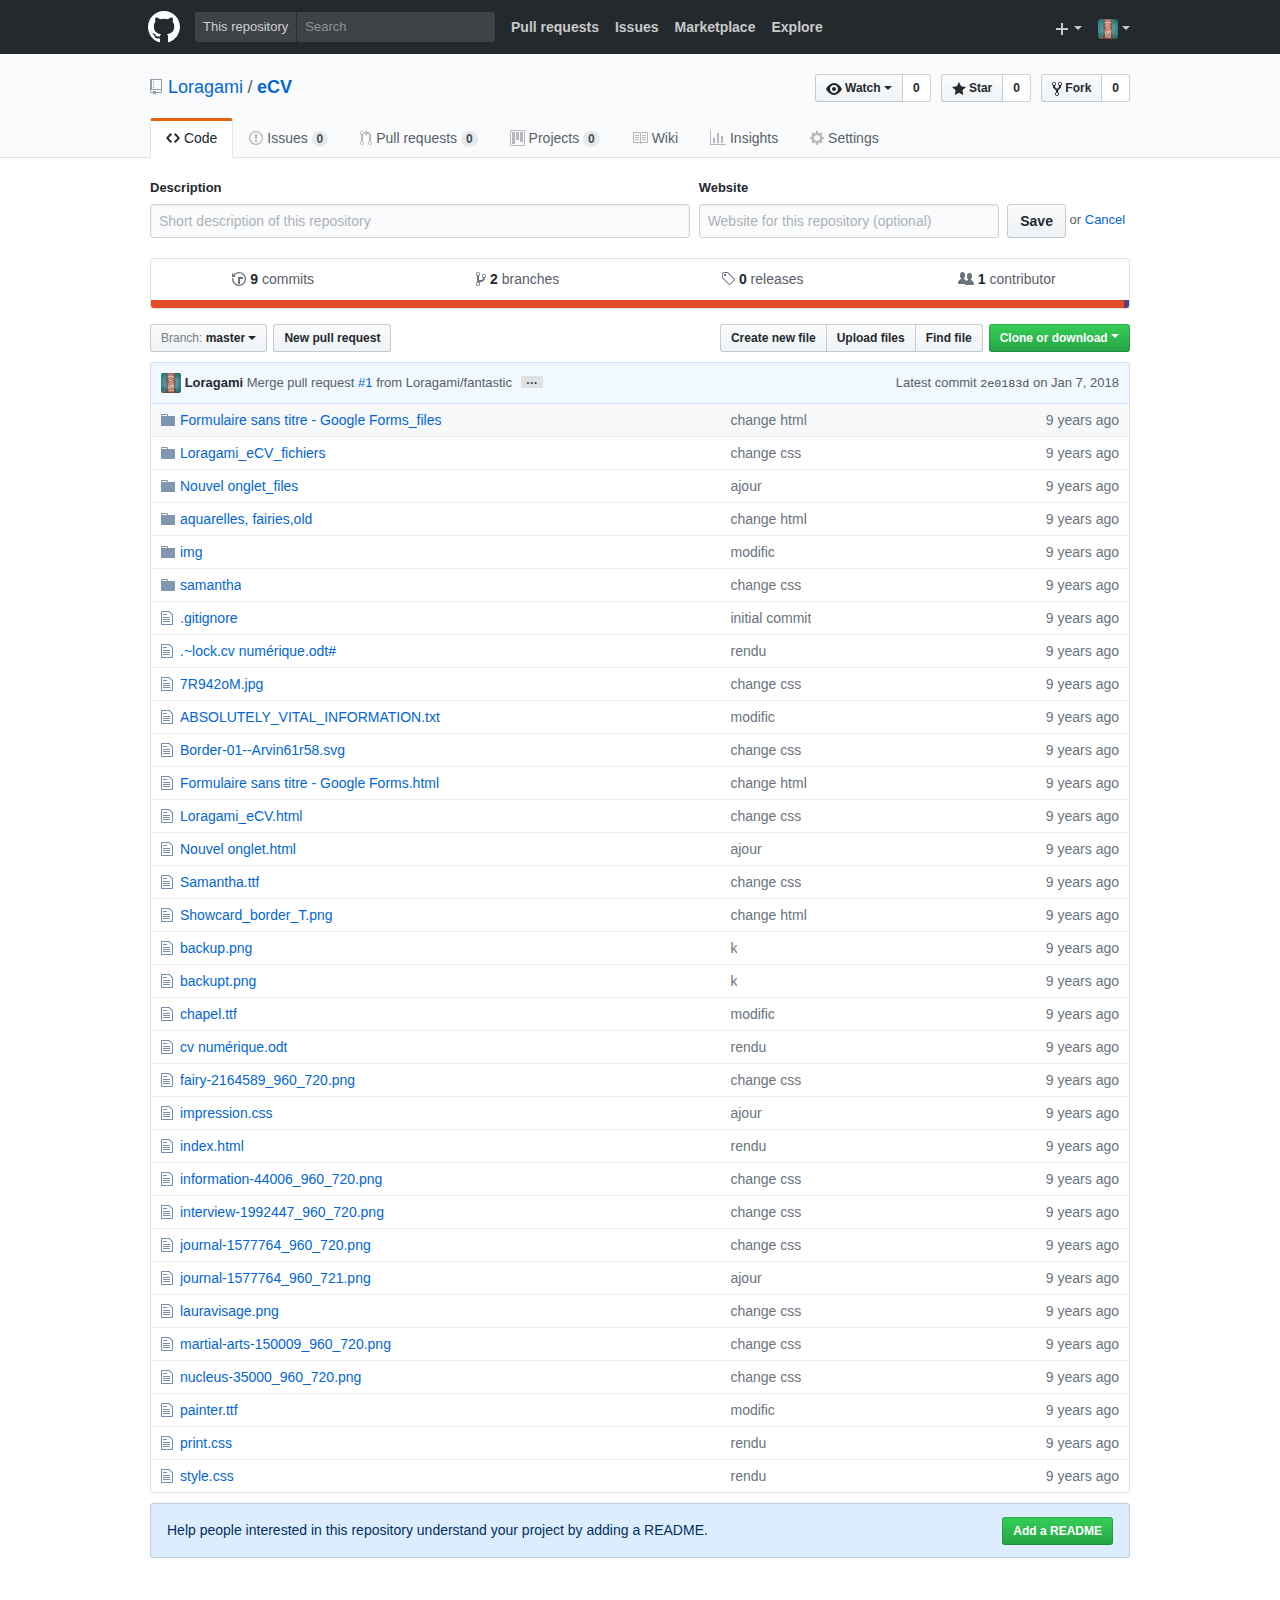
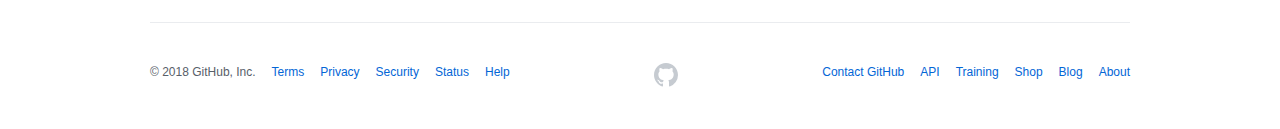
<file: Loragami_eCV1.html>
<!DOCTYPE html>
<!-- saved from url=(0031)https://github.com/Loragami/eCV -->
<html lang="en"><head><meta http-equiv="Content-Type" content="text/html; charset=UTF-8">
    
  <link rel="dns-prefetch" href="https://assets-cdn.github.com/">
  <link rel="dns-prefetch" href="https://avatars0.githubusercontent.com/">
  <link rel="dns-prefetch" href="https://avatars1.githubusercontent.com/">
  <link rel="dns-prefetch" href="https://avatars2.githubusercontent.com/">
  <link rel="dns-prefetch" href="https://avatars3.githubusercontent.com/">
  <link rel="dns-prefetch" href="https://github-cloud.s3.amazonaws.com/">
  <link rel="dns-prefetch" href="https://user-images.githubusercontent.com/">



  <link crossorigin="anonymous" href="./Loragami_eCV1_files/frameworks-f27d807afb610bf126cbfb9ce429438a328e012239e5a77fc8152b794553dfc0.css" integrity="sha256-8n2AevthC/Emy/uc5ClDijKOASI55ad/yBUreUVT38A=" media="all" rel="stylesheet">
  <link crossorigin="anonymous" href="./Loragami_eCV1_files/github-1babc1bd6327bf889358e4d39d284da9b84127f3154b925b3f2804d77dc80aea.css" integrity="sha256-G6vBvWMnv4iTWOTTnShNqbhBJ/MVS5JbPygE133ICuo=" media="all" rel="stylesheet">
  
  
  
  

  <meta name="viewport" content="width=device-width">
  
  <title>Loragami/eCV</title>
  <link rel="search" type="application/opensearchdescription+xml" href="https://github.com/opensearch.xml" title="GitHub">
  <link rel="fluid-icon" href="https://github.com/fluidicon.png" title="GitHub">
  <meta property="fb:app_id" content="1401488693436528">

    
    <meta content="https://avatars2.githubusercontent.com/u/34746395?s=400&amp;v=4" property="og:image"><meta content="GitHub" property="og:site_name"><meta content="object" property="og:type"><meta content="Loragami/eCV" property="og:title"><meta content="https://github.com/Loragami/eCV" property="og:url"><meta content="Contribute to eCV development by creating an account on GitHub." property="og:description">

  <link rel="assets" href="https://assets-cdn.github.com/">
  <link rel="web-socket" href="wss://live.github.com/_sockets/VjI6MjM2NjE2ODgxOmJmOGJiMjAxMTQwMTU4M2I4ZjRhNWIzMGRlOWU2YTAzNzQyMTFkYjUwMTEzYzllMDMyNTBiZDkxOWVjNGQzNTE=--a33a9664e9c00a034b01fd50d302a6e085ae706c">
  <meta name="pjax-timeout" content="1000">
  <link rel="sudo-modal" href="https://github.com/sessions/sudo_modal">
  <meta name="request-id" content="A7E6:5FD3:30A68D1:5120440:5A52B0D1" data-pjax-transient="">
  

  <meta name="selected-link" value="repo_source" data-pjax-transient="">

    <meta name="google-site-verification" content="KT5gs8h0wvaagLKAVWq8bbeNwnZZK1r1XQysX3xurLU">
  <meta name="google-site-verification" content="ZzhVyEFwb7w3e0-uOTltm8Jsck2F5StVihD0exw2fsA">
  <meta name="google-site-verification" content="GXs5KoUUkNCoaAZn7wPN-t01Pywp9M3sEjnt_3_ZWPc">
    <meta name="google-analytics" content="UA-3769691-2">

<meta content="collector.githubapp.com" name="octolytics-host"><meta content="github" name="octolytics-app-id"><meta content="https://collector.githubapp.com/github-external/browser_event" name="octolytics-event-url"><meta content="A7E6:5FD3:30A68D1:5120440:5A52B0D1" name="octolytics-dimension-request_id"><meta content="iad" name="octolytics-dimension-region_edge"><meta content="iad" name="octolytics-dimension-region_render"><meta content="34746395" name="octolytics-actor-id"><meta content="Loragami" name="octolytics-actor-login"><meta content="1240b48a110c50baf13bec750e3352a5b8bb5cddf21eae51e73c80b98c712d1c" name="octolytics-actor-hash">
<meta content="/&lt;user-name&gt;/&lt;repo-name&gt;" data-pjax-transient="true" name="analytics-location">




  <meta class="js-ga-set" name="dimension1" content="Logged In">


  

      <meta name="hostname" content="github.com">
  <meta name="user-login" content="Loragami">

      <meta name="expected-hostname" content="github.com">
    <meta name="js-proxy-site-detection-payload" content="[base64]">

    <meta name="enabled-features" content="UNIVERSE_BANNER,FREE_TRIALS">

  <meta name="html-safe-nonce" content="ef598a472bff3720dec1d1025319a2086ba32f7d">

  <meta http-equiv="x-pjax-version" content="f02a8298c17541294e5dad2f8f44600a">
  

      <link href="https://github.com/Loragami/eCV/commits/master.atom" rel="alternate" title="Recent Commits to eCV:master" type="application/atom+xml">

  <meta name="description" content="Contribute to eCV development by creating an account on GitHub.">
  <meta name="go-import" content="github.com/Loragami/eCV git https://github.com/Loragami/eCV.git">

  <meta content="34746395" name="octolytics-dimension-user_id"><meta content="Loragami" name="octolytics-dimension-user_login"><meta content="115125098" name="octolytics-dimension-repository_id"><meta content="Loragami/eCV" name="octolytics-dimension-repository_nwo"><meta content="true" name="octolytics-dimension-repository_public"><meta content="false" name="octolytics-dimension-repository_is_fork"><meta content="115125098" name="octolytics-dimension-repository_network_root_id"><meta content="Loragami/eCV" name="octolytics-dimension-repository_network_root_nwo"><meta content="false" name="octolytics-dimension-repository_explore_github_marketplace_ci_cta_shown">


    <link rel="canonical" href="https://github.com/Loragami/eCV" data-pjax-transient="">


  <meta name="browser-stats-url" content="https://api.github.com/_private/browser/stats">

  <meta name="browser-errors-url" content="https://api.github.com/_private/browser/errors">

  <link rel="mask-icon" href="https://assets-cdn.github.com/pinned-octocat.svg" color="#000000">
  <link rel="icon" type="image/x-icon" class="js-site-favicon" href="https://assets-cdn.github.com/favicon.ico">

<meta name="theme-color" content="#1e2327">


  <meta name="u2f-support" content="true">

  </head>

  <body class="logged-in env-production">
    

  <div class="position-relative js-header-wrapper ">
    <a href="https://github.com/Loragami/eCV#start-of-content" tabindex="1" class="bg-black text-white p-3 show-on-focus js-skip-to-content">Skip to content</a>
    <div id="js-pjax-loader-bar" class="pjax-loader-bar"><div class="progress"></div></div>

    
    
    
      



        
<header class="Header  f5" role="banner">
  <div class="d-flex px-3 flex-justify-between container-lg">
    <div class="d-flex flex-justify-between">
      <a class="header-logo-invertocat" href="https://github.com/" data-hotkey="g d" aria-label="Homepage" data-ga-click="Header, go to dashboard, icon:logo">
  <svg aria-hidden="true" class="octicon octicon-mark-github" height="32" version="1.1" viewBox="0 0 16 16" width="32"><path fill-rule="evenodd" d="M8 0C3.58 0 0 3.58 0 8c0 3.54 2.29 6.53 5.47 7.59.4.07.55-.17.55-.38 0-.19-.01-.82-.01-1.49-2.01.37-2.53-.49-2.69-.94-.09-.23-.48-.94-.82-1.13-.28-.15-.68-.52-.01-.53.63-.01 1.08.58 1.23.82.72 1.21 1.87.87 2.33.66.07-.52.28-.87.51-1.07-1.78-.2-3.64-.89-3.64-3.95 0-.87.31-1.59.82-2.15-.08-.2-.36-1.02.08-2.12 0 0 .67-.21 2.2.82.64-.18 1.32-.27 2-.27.68 0 1.36.09 2 .27 1.53-1.04 2.2-.82 2.2-.82.44 1.1.16 1.92.08 2.12.51.56.82 1.27.82 2.15 0 3.07-1.87 3.75-3.65 3.95.29.25.54.73.54 1.48 0 1.07-.01 1.93-.01 2.2 0 .21.15.46.55.38A8.013 8.013 0 0 0 16 8c0-4.42-3.58-8-8-8z"></path></svg>
</a>


    </div>

    <div class="HeaderMenu d-flex flex-justify-between flex-auto">
      <div class="d-flex">
            <div class="">
              <div class="header-search scoped-search site-scoped-search js-site-search" role="search">
  <!-- '"` --><!-- </textarea></xmp> --><form accept-charset="UTF-8" action="https://github.com/Loragami/eCV/search" class="js-site-search-form" data-scoped-search-url="/Loragami/eCV/search" data-unscoped-search-url="/search" method="get"><div style="margin:0;padding:0;display:inline"><input name="utf8" type="hidden" value="✓"></div>
    <label class="form-control header-search-wrapper js-chromeless-input-container">
        <a href="https://github.com/Loragami/eCV" class="header-search-scope no-underline">This repository</a>
      <input type="text" class="form-control header-search-input js-site-search-focus js-site-search-field is-clearable" data-hotkey="s" name="q" value="" placeholder="Search" aria-label="Search this repository" data-unscoped-placeholder="Search GitHub" data-scoped-placeholder="Search" autocapitalize="off">
        <input type="hidden" class="js-site-search-type-field" name="type">
    </label>
</form></div>

            </div>

          <ul class="d-flex pl-2 flex-items-center text-bold list-style-none" role="navigation">
            <li>
              <a href="https://github.com/pulls" aria-label="Pull requests you created" class="js-selected-navigation-item HeaderNavlink px-2" data-ga-click="Header, click, Nav menu - item:pulls context:user" data-hotkey="g p" data-selected-links="/pulls /pulls/assigned /pulls/mentioned /pulls">
                Pull requests
</a>            </li>
            <li>
              <a href="https://github.com/issues" aria-label="Issues you created" class="js-selected-navigation-item HeaderNavlink px-2" data-ga-click="Header, click, Nav menu - item:issues context:user" data-hotkey="g i" data-selected-links="/issues /issues/assigned /issues/mentioned /issues">
                Issues
</a>            </li>
                <li>
                  <a href="https://github.com/marketplace" class="js-selected-navigation-item HeaderNavlink px-2" data-ga-click="Header, click, Nav menu - item:marketplace context:user" data-selected-links=" /marketplace">
                    Marketplace
</a>                </li>
            <li>
              <a href="https://github.com/explore" class="js-selected-navigation-item HeaderNavlink px-2" data-ga-click="Header, click, Nav menu - item:explore" data-selected-links="/explore /trending /trending/developers /integrations /integrations/feature/code /integrations/feature/collaborate /integrations/feature/ship showcases showcases_search showcases_landing /explore">
                Explore
</a>            </li>
          </ul>
      </div>

      <div class="d-flex">
        
<ul class="user-nav d-flex flex-items-center list-style-none" id="user-links">
  <li class="dropdown js-menu-container">
    <span class="d-inline-block  px-2">
      

    </span>
  </li>

  <li class="dropdown js-menu-container">
    <details class="dropdown-details details-reset js-dropdown-details d-flex px-2 flex-items-center">
      <summary class="HeaderNavlink" aria-label="Create new…" data-ga-click="Header, create new, icon:add">
        <svg aria-hidden="true" class="octicon octicon-plus float-left mr-1 mt-1" height="16" version="1.1" viewBox="0 0 12 16" width="12"><path fill-rule="evenodd" d="M12 9H7v5H5V9H0V7h5V2h2v5h5z"></path></svg>
        <span class="dropdown-caret mt-1"></span>
      </summary>

      <ul class="dropdown-menu dropdown-menu-sw">
        
<a class="dropdown-item" href="https://github.com/new" data-ga-click="Header, create new repository">
  New repository
</a>

  <a class="dropdown-item" href="https://github.com/new/import" data-ga-click="Header, import a repository">
    Import repository
  </a>

<a class="dropdown-item" href="https://gist.github.com/" data-ga-click="Header, create new gist">
  New gist
</a>

  <a class="dropdown-item" href="https://github.com/organizations/new" data-ga-click="Header, create new organization">
    New organization
  </a>



  <div class="dropdown-divider"></div>
  <div class="dropdown-header">
    <span title="Loragami/eCV">This repository</span>
  </div>
    <a class="dropdown-item" href="https://github.com/Loragami/eCV/issues/new" data-ga-click="Header, create new issue">
      New issue
    </a>

      </ul>
    </details>
  </li>

  <li class="dropdown js-menu-container">

    <details class="dropdown-details details-reset js-dropdown-details d-flex pl-2 flex-items-center">
      <summary class="HeaderNavlink name mt-1" aria-label="View profile and more" data-ga-click="Header, show menu, icon:avatar">
        <img alt="@Loragami" class="avatar float-left mr-1" src="./Loragami_eCV1_files/34746395" height="20" width="20">
        <span class="dropdown-caret"></span>
      </summary>

      <ul class="dropdown-menu dropdown-menu-sw">
        <li class="dropdown-header header-nav-current-user css-truncate">
          Signed in as <strong class="css-truncate-target">Loragami</strong>
        </li>

        <li class="dropdown-divider"></li>

        <li><a class="dropdown-item" href="https://github.com/Loragami" data-ga-click="Header, go to profile, text:your profile">
          Your profile
        </a></li>
        <li><a class="dropdown-item" href="https://github.com/Loragami?tab=stars" data-ga-click="Header, go to starred repos, text:your stars">
          Your stars
        </a></li>
          <li><a class="dropdown-item" href="https://gist.github.com/" data-ga-click="Header, your gists, text:your gists">Your Gists</a></li>

        <li class="dropdown-divider"></li>

        <li><a class="dropdown-item" href="https://help.github.com/" data-ga-click="Header, go to help, text:help">
          Help
        </a></li>

        <li><a class="dropdown-item" href="https://github.com/settings/profile" data-ga-click="Header, go to settings, icon:settings">
          Settings
        </a></li>

        <li><!-- '"` --><!-- </textarea></xmp> --><form accept-charset="UTF-8" action="https://github.com/logout" class="logout-form" method="post"><div style="margin:0;padding:0;display:inline"><input name="utf8" type="hidden" value="✓"><input name="authenticity_token" type="hidden" value="FBSztQr+LoXOe+PQ5fegEuV/LNCR555zMzttvIMo9WTtt3A4jKbXq9PgJxCSQLhbZXrsEJlglTbui4kbsG8KgQ=="></div>
          <button type="submit" class="dropdown-item dropdown-signout" data-ga-click="Header, sign out, icon:logout">
            Sign out
          </button>
        </form></li>
      </ul>
    </details>
  </li>
</ul>


        <!-- '"` --><!-- </textarea></xmp> --><form accept-charset="UTF-8" action="https://github.com/logout" class="sr-only right-0" method="post"><div style="margin:0;padding:0;display:inline"><input name="utf8" type="hidden" value="✓"><input name="authenticity_token" type="hidden" value="gMI3G4HjGrJkNgiTKat3LRrGsunArmIXBJTdldUcwRV5YfSWB7vjnHmtzFNeHG9kmsNyKcgpaVLZJDky5ls+8A=="></div>
          <button type="submit" class="dropdown-item dropdown-signout" data-ga-click="Header, sign out, icon:logout">
            Sign out
          </button>
</form>      </div>
    </div>
  </div>
</header>

      

  </div>

  <div id="start-of-content" class="show-on-focus"></div>

    <div id="js-flash-container">
</div>



  <div role="main">
        <div itemscope="" itemtype="http://schema.org/SoftwareSourceCode" class="">
    <div id="js-repo-pjax-container" data-pjax-container="">
      





  <div class="pagehead repohead instapaper_ignore readability-menu experiment-repo-nav  ">
    <div class="repohead-details-container clearfix container">

      <ul class="pagehead-actions">
  <li>
        <!-- '"` --><!-- </textarea></xmp> --><form accept-charset="UTF-8" action="https://github.com/notifications/subscribe" class="js-social-container" data-autosubmit="true" data-remote="true" method="post"><div style="margin:0;padding:0;display:inline"><input name="utf8" type="hidden" value="✓"><input name="authenticity_token" type="hidden" value="oL9wozoe6kVdGzT0FJBYOM0QKw+8DGRh1E7jHY9FeaGBvcpWFUrjqTTcLylNtD2ubhOD/4geHI+/5bR+DvQ1wQ=="></div>      <input class="form-control" id="repository_id" name="repository_id" type="hidden" value="115125098">

        <div class="select-menu js-menu-container js-select-menu">
          <a href="https://github.com/Loragami/eCV/subscription" class="btn btn-sm btn-with-count select-menu-button js-menu-target" role="button" aria-haspopup="true" aria-expanded="false" aria-label="Toggle repository notifications menu" data-ga-click="Repository, click Watch settings, action:files#disambiguate">
            <span class="js-select-button">
                <svg aria-hidden="true" class="octicon octicon-eye" height="16" version="1.1" viewBox="0 0 16 16" width="16"><path fill-rule="evenodd" d="M8.06 2C3 2 0 8 0 8s3 6 8.06 6C13 14 16 8 16 8s-3-6-7.94-6zM8 12c-2.2 0-4-1.78-4-4 0-2.2 1.8-4 4-4 2.22 0 4 1.8 4 4 0 2.22-1.78 4-4 4zm2-4c0 1.11-.89 2-2 2-1.11 0-2-.89-2-2 0-1.11.89-2 2-2 1.11 0 2 .89 2 2z"></path></svg>
                Watch
            </span>
          </a>
          <a class="social-count js-social-count" href="https://github.com/Loragami/eCV/watchers" aria-label="0 users are watching this repository">
            0
          </a>

        <div class="select-menu-modal-holder">
          <div class="select-menu-modal subscription-menu-modal js-menu-content">
            <div class="select-menu-header js-navigation-enable" tabindex="-1">
              <svg aria-label="Close" class="octicon octicon-x js-menu-close" height="16" role="img" version="1.1" viewBox="0 0 12 16" width="12"><path fill-rule="evenodd" d="M7.48 8l3.75 3.75-1.48 1.48L6 9.48l-3.75 3.75-1.48-1.48L4.52 8 .77 4.25l1.48-1.48L6 6.52l3.75-3.75 1.48 1.48z"></path></svg>
              <span class="select-menu-title">Notifications</span>
            </div>

              <div class="select-menu-list js-navigation-container" role="menu">

                <div class="select-menu-item js-navigation-item selected" role="menuitem" tabindex="0">
                  <svg aria-hidden="true" class="octicon octicon-check select-menu-item-icon" height="16" version="1.1" viewBox="0 0 12 16" width="12"><path fill-rule="evenodd" d="M12 5l-8 8-4-4 1.5-1.5L4 10l6.5-6.5z"></path></svg>
                  <div class="select-menu-item-text">
                    <input checked="checked" id="do_included" name="do" type="radio" value="included">
                    <span class="select-menu-item-heading">Not watching</span>
                    <span class="description">Be notified when participating or @mentioned.</span>
                    <span class="js-select-button-text hidden-select-button-text">
                      <svg aria-hidden="true" class="octicon octicon-eye" height="16" version="1.1" viewBox="0 0 16 16" width="16"><path fill-rule="evenodd" d="M8.06 2C3 2 0 8 0 8s3 6 8.06 6C13 14 16 8 16 8s-3-6-7.94-6zM8 12c-2.2 0-4-1.78-4-4 0-2.2 1.8-4 4-4 2.22 0 4 1.8 4 4 0 2.22-1.78 4-4 4zm2-4c0 1.11-.89 2-2 2-1.11 0-2-.89-2-2 0-1.11.89-2 2-2 1.11 0 2 .89 2 2z"></path></svg>
                      Watch
                    </span>
                  </div>
                </div>

                <div class="select-menu-item js-navigation-item " role="menuitem" tabindex="0">
                  <svg aria-hidden="true" class="octicon octicon-check select-menu-item-icon" height="16" version="1.1" viewBox="0 0 12 16" width="12"><path fill-rule="evenodd" d="M12 5l-8 8-4-4 1.5-1.5L4 10l6.5-6.5z"></path></svg>
                  <div class="select-menu-item-text">
                    <input id="do_subscribed" name="do" type="radio" value="subscribed">
                    <span class="select-menu-item-heading">Watching</span>
                    <span class="description">Be notified of all conversations.</span>
                    <span class="js-select-button-text hidden-select-button-text">
                      <svg aria-hidden="true" class="octicon octicon-eye" height="16" version="1.1" viewBox="0 0 16 16" width="16"><path fill-rule="evenodd" d="M8.06 2C3 2 0 8 0 8s3 6 8.06 6C13 14 16 8 16 8s-3-6-7.94-6zM8 12c-2.2 0-4-1.78-4-4 0-2.2 1.8-4 4-4 2.22 0 4 1.8 4 4 0 2.22-1.78 4-4 4zm2-4c0 1.11-.89 2-2 2-1.11 0-2-.89-2-2 0-1.11.89-2 2-2 1.11 0 2 .89 2 2z"></path></svg>
                        Unwatch
                    </span>
                  </div>
                </div>

                <div class="select-menu-item js-navigation-item " role="menuitem" tabindex="0">
                  <svg aria-hidden="true" class="octicon octicon-check select-menu-item-icon" height="16" version="1.1" viewBox="0 0 12 16" width="12"><path fill-rule="evenodd" d="M12 5l-8 8-4-4 1.5-1.5L4 10l6.5-6.5z"></path></svg>
                  <div class="select-menu-item-text">
                    <input id="do_ignore" name="do" type="radio" value="ignore">
                    <span class="select-menu-item-heading">Ignoring</span>
                    <span class="description">Never be notified.</span>
                    <span class="js-select-button-text hidden-select-button-text">
                      <svg aria-hidden="true" class="octicon octicon-mute" height="16" version="1.1" viewBox="0 0 16 16" width="16"><path fill-rule="evenodd" d="M8 2.81v10.38c0 .67-.81 1-1.28.53L3 10H1c-.55 0-1-.45-1-1V7c0-.55.45-1 1-1h2l3.72-3.72C7.19 1.81 8 2.14 8 2.81zm7.53 3.22l-1.06-1.06-1.97 1.97-1.97-1.97-1.06 1.06L11.44 8 9.47 9.97l1.06 1.06 1.97-1.97 1.97 1.97 1.06-1.06L13.56 8l1.97-1.97z"></path></svg>
                        Stop ignoring
                    </span>
                  </div>
                </div>

              </div>

            </div>
          </div>
        </div>
</form>
  </li>

  <li>
    
  <div class="js-toggler-container js-social-container starring-container ">
    <!-- '"` --><!-- </textarea></xmp> --><form accept-charset="UTF-8" action="https://github.com/Loragami/eCV/unstar" class="starred js-social-form" method="post"><div style="margin:0;padding:0;display:inline"><input name="utf8" type="hidden" value="✓"><input name="authenticity_token" type="hidden" value="fNNwFVe96IZ9zfQwIxV6pTGZ3Z15lkZwHoGVF9Q3fRwDjEXzZzG67HZfFhdfnperiIMPt3xPw7iyOKWpmbs00A=="></div>
      <input type="hidden" name="context" value="repository">
      <button type="submit" class="btn btn-sm btn-with-count js-toggler-target" aria-label="Unstar this repository" title="Unstar Loragami/eCV" data-ga-click="Repository, click unstar button, action:files#disambiguate; text:Unstar">
        <svg aria-hidden="true" class="octicon octicon-star" height="16" version="1.1" viewBox="0 0 14 16" width="14"><path fill-rule="evenodd" d="M14 6l-4.9-.64L7 1 4.9 5.36 0 6l3.6 3.26L2.67 14 7 11.67 11.33 14l-.93-4.74z"></path></svg>
        Unstar
      </button>
        <a class="social-count js-social-count" href="https://github.com/Loragami/eCV/stargazers" aria-label="0 users starred this repository">
          0
        </a>
</form>
    <!-- '"` --><!-- </textarea></xmp> --><form accept-charset="UTF-8" action="https://github.com/Loragami/eCV/star" class="unstarred js-social-form" method="post"><div style="margin:0;padding:0;display:inline"><input name="utf8" type="hidden" value="✓"><input name="authenticity_token" type="hidden" value="wVHAN/Od/LGPf/wkJ11ELOasVbwO/srXHV+lZlSkJbQp1YlOHHdcZflzbxsIRrSNryQJO+r0qJB6sm5sR4ox2A=="></div>
      <input type="hidden" name="context" value="repository">
      <button type="submit" class="btn btn-sm btn-with-count js-toggler-target" aria-label="Star this repository" title="Star Loragami/eCV" data-ga-click="Repository, click star button, action:files#disambiguate; text:Star">
        <svg aria-hidden="true" class="octicon octicon-star" height="16" version="1.1" viewBox="0 0 14 16" width="14"><path fill-rule="evenodd" d="M14 6l-4.9-.64L7 1 4.9 5.36 0 6l3.6 3.26L2.67 14 7 11.67 11.33 14l-.93-4.74z"></path></svg>
        Star
      </button>
        <a class="social-count js-social-count" href="https://github.com/Loragami/eCV/stargazers" aria-label="0 users starred this repository">
          0
        </a>
</form>  </div>

  </li>

  <li>
          <!-- '"` --><!-- </textarea></xmp> --><form accept-charset="UTF-8" action="https://github.com/Loragami/eCV/fork" class="btn-with-count" method="post"><div style="margin:0;padding:0;display:inline"><input name="utf8" type="hidden" value="✓"><input name="authenticity_token" type="hidden" value="CN1C7zSW2Z2J0QBF4rTVFBlsIJNQcbbYCh11xi4uTXu+PZn+VsXeR9yxCKuD+/HqvMDV99qLTmtsziKYN6ORAw=="></div>
            <button type="submit" class="btn btn-sm btn-with-count" data-ga-click="Repository, show fork modal, action:files#disambiguate; text:Fork" title="Fork your own copy of Loragami/eCV to your account" aria-label="Fork your own copy of Loragami/eCV to your account">
              <svg aria-hidden="true" class="octicon octicon-repo-forked" height="16" version="1.1" viewBox="0 0 10 16" width="10"><path fill-rule="evenodd" d="M8 1a1.993 1.993 0 0 0-1 3.72V6L5 8 3 6V4.72A1.993 1.993 0 0 0 2 1a1.993 1.993 0 0 0-1 3.72V6.5l3 3v1.78A1.993 1.993 0 0 0 5 15a1.993 1.993 0 0 0 1-3.72V9.5l3-3V4.72A1.993 1.993 0 0 0 8 1zM2 4.2C1.34 4.2.8 3.65.8 3c0-.65.55-1.2 1.2-1.2.65 0 1.2.55 1.2 1.2 0 .65-.55 1.2-1.2 1.2zm3 10c-.66 0-1.2-.55-1.2-1.2 0-.65.55-1.2 1.2-1.2.65 0 1.2.55 1.2 1.2 0 .65-.55 1.2-1.2 1.2zm3-10c-.66 0-1.2-.55-1.2-1.2 0-.65.55-1.2 1.2-1.2.65 0 1.2.55 1.2 1.2 0 .65-.55 1.2-1.2 1.2z"></path></svg>
              Fork
            </button>
</form>
    <a href="https://github.com/Loragami/eCV/network" class="social-count" aria-label="0 users forked this repository">
      0
    </a>
  </li>
</ul>

      <h1 class="public ">
  <svg aria-hidden="true" class="octicon octicon-repo" height="16" version="1.1" viewBox="0 0 12 16" width="12"><path fill-rule="evenodd" d="M4 9H3V8h1v1zm0-3H3v1h1V6zm0-2H3v1h1V4zm0-2H3v1h1V2zm8-1v12c0 .55-.45 1-1 1H6v2l-1.5-1.5L3 16v-2H1c-.55 0-1-.45-1-1V1c0-.55.45-1 1-1h10c.55 0 1 .45 1 1zm-1 10H1v2h2v-1h3v1h5v-2zm0-10H2v9h9V1z"></path></svg>
  <span class="author" itemprop="author"><a href="https://github.com/Loragami" class="url fn" rel="author">Loragami</a></span><!--
--><span class="path-divider">/</span><!--
--><strong itemprop="name"><a href="https://github.com/Loragami/eCV" data-pjax="#js-repo-pjax-container">eCV</a></strong>

</h1>

    </div>
    
<nav class="reponav js-repo-nav js-sidenav-container-pjax container" itemscope="" itemtype="http://schema.org/BreadcrumbList" role="navigation" data-pjax="#js-repo-pjax-container">

  <span itemscope="" itemtype="http://schema.org/ListItem" itemprop="itemListElement">
    <a href="https://github.com/Loragami/eCV" class="js-selected-navigation-item selected reponav-item" data-hotkey="g c" data-selected-links="repo_source repo_downloads repo_commits repo_releases repo_tags repo_branches repo_packages /Loragami/eCV" itemprop="url">
      <svg aria-hidden="true" class="octicon octicon-code" height="16" version="1.1" viewBox="0 0 14 16" width="14"><path fill-rule="evenodd" d="M9.5 3L8 4.5 11.5 8 8 11.5 9.5 13 14 8 9.5 3zm-5 0L0 8l4.5 5L6 11.5 2.5 8 6 4.5 4.5 3z"></path></svg>
      <span itemprop="name">Code</span>
      <meta itemprop="position" content="1">
</a>  </span>

    <span itemscope="" itemtype="http://schema.org/ListItem" itemprop="itemListElement">
      <a href="https://github.com/Loragami/eCV/issues" class="js-selected-navigation-item reponav-item" data-hotkey="g i" data-selected-links="repo_issues repo_labels repo_milestones /Loragami/eCV/issues" itemprop="url">
        <svg aria-hidden="true" class="octicon octicon-issue-opened" height="16" version="1.1" viewBox="0 0 14 16" width="14"><path fill-rule="evenodd" d="M7 2.3c3.14 0 5.7 2.56 5.7 5.7s-2.56 5.7-5.7 5.7A5.71 5.71 0 0 1 1.3 8c0-3.14 2.56-5.7 5.7-5.7zM7 1C3.14 1 0 4.14 0 8s3.14 7 7 7 7-3.14 7-7-3.14-7-7-7zm1 3H6v5h2V4zm0 6H6v2h2v-2z"></path></svg>
        <span itemprop="name">Issues</span>
        <span class="Counter">0</span>
        <meta itemprop="position" content="2">
</a>    </span>

  <span itemscope="" itemtype="http://schema.org/ListItem" itemprop="itemListElement">
    <a href="https://github.com/Loragami/eCV/pulls" class="js-selected-navigation-item reponav-item" data-hotkey="g p" data-selected-links="repo_pulls /Loragami/eCV/pulls" itemprop="url">
      <svg aria-hidden="true" class="octicon octicon-git-pull-request" height="16" version="1.1" viewBox="0 0 12 16" width="12"><path fill-rule="evenodd" d="M11 11.28V5c-.03-.78-.34-1.47-.94-2.06C9.46 2.35 8.78 2.03 8 2H7V0L4 3l3 3V4h1c.27.02.48.11.69.31.21.2.3.42.31.69v6.28A1.993 1.993 0 0 0 10 15a1.993 1.993 0 0 0 1-3.72zm-1 2.92c-.66 0-1.2-.55-1.2-1.2 0-.65.55-1.2 1.2-1.2.65 0 1.2.55 1.2 1.2 0 .65-.55 1.2-1.2 1.2zM4 3c0-1.11-.89-2-2-2a1.993 1.993 0 0 0-1 3.72v6.56A1.993 1.993 0 0 0 2 15a1.993 1.993 0 0 0 1-3.72V4.72c.59-.34 1-.98 1-1.72zm-.8 10c0 .66-.55 1.2-1.2 1.2-.65 0-1.2-.55-1.2-1.2 0-.65.55-1.2 1.2-1.2.65 0 1.2.55 1.2 1.2zM2 4.2C1.34 4.2.8 3.65.8 3c0-.65.55-1.2 1.2-1.2.65 0 1.2.55 1.2 1.2 0 .65-.55 1.2-1.2 1.2z"></path></svg>
      <span itemprop="name">Pull requests</span>
      <span class="Counter">0</span>
      <meta itemprop="position" content="3">
</a>  </span>

    <a href="https://github.com/Loragami/eCV/projects" class="js-selected-navigation-item reponav-item" data-hotkey="g b" data-selected-links="repo_projects new_repo_project repo_project /Loragami/eCV/projects">
      <svg aria-hidden="true" class="octicon octicon-project" height="16" version="1.1" viewBox="0 0 15 16" width="15"><path fill-rule="evenodd" d="M10 12h3V2h-3v10zm-4-2h3V2H6v8zm-4 4h3V2H2v12zm-1 1h13V1H1v14zM14 0H1a1 1 0 0 0-1 1v14a1 1 0 0 0 1 1h13a1 1 0 0 0 1-1V1a1 1 0 0 0-1-1z"></path></svg>
      Projects
      <span class="Counter">0</span>
</a>
    <a href="https://github.com/Loragami/eCV/wiki" class="js-selected-navigation-item reponav-item" data-hotkey="g w" data-selected-links="repo_wiki /Loragami/eCV/wiki">
      <svg aria-hidden="true" class="octicon octicon-book" height="16" version="1.1" viewBox="0 0 16 16" width="16"><path fill-rule="evenodd" d="M3 5h4v1H3V5zm0 3h4V7H3v1zm0 2h4V9H3v1zm11-5h-4v1h4V5zm0 2h-4v1h4V7zm0 2h-4v1h4V9zm2-6v9c0 .55-.45 1-1 1H9.5l-1 1-1-1H2c-.55 0-1-.45-1-1V3c0-.55.45-1 1-1h5.5l1 1 1-1H15c.55 0 1 .45 1 1zm-8 .5L7.5 3H2v9h6V3.5zm7-.5H9.5l-.5.5V12h6V3z"></path></svg>
      Wiki
</a>

  <a href="https://github.com/Loragami/eCV/pulse" class="js-selected-navigation-item reponav-item" data-selected-links="repo_graphs repo_contributors dependency_graph pulse /Loragami/eCV/pulse">
    <svg aria-hidden="true" class="octicon octicon-graph" height="16" version="1.1" viewBox="0 0 16 16" width="16"><path fill-rule="evenodd" d="M16 14v1H0V0h1v14h15zM5 13H3V8h2v5zm4 0H7V3h2v10zm4 0h-2V6h2v7z"></path></svg>
    Insights
</a>
    <a href="https://github.com/Loragami/eCV/settings" class="js-selected-navigation-item reponav-item" data-selected-links="repo_settings repo_branch_settings hooks integration_installations repo_keys_settings /Loragami/eCV/settings">
      <svg aria-hidden="true" class="octicon octicon-gear" height="16" version="1.1" viewBox="0 0 14 16" width="14"><path fill-rule="evenodd" d="M14 8.77v-1.6l-1.94-.64-.45-1.09.88-1.84-1.13-1.13-1.81.91-1.09-.45-.69-1.92h-1.6l-.63 1.94-1.11.45-1.84-.88-1.13 1.13.91 1.81-.45 1.09L0 7.23v1.59l1.94.64.45 1.09-.88 1.84 1.13 1.13 1.81-.91 1.09.45.69 1.92h1.59l.63-1.94 1.11-.45 1.84.88 1.13-1.13-.92-1.81.47-1.09L14 8.75v.02zM7 11c-1.66 0-3-1.34-3-3s1.34-3 3-3 3 1.34 3 3-1.34 3-3 3z"></path></svg>
      Settings
</a>
</nav>


  </div>

<div class="container new-discussion-timeline experiment-repo-nav ">
  <div class="repository-content ">

    
  

  <div class="js-repo-meta-container">
  <div class="repository-meta mb-0 js-repo-meta-edit js-details-container js-transitionable open Details--on">
    <div class="repository-meta-content col-11 mb-1">
          <em class="d-block text-gray">
            No description, website, or topics provided.
          </em>
    </div>

      <span class="edit-link">
        <button type="button" class="btn btn-sm float-right js-details-target js-edit-repo-meta-button js-edit-repo-meta-toggle" aria-expanded="true" data-initial-state="false">Edit</button>
      </span>
      <!-- '"` --><!-- </textarea></xmp> --><form accept-charset="UTF-8" action="https://github.com/Loragami/eCV/settings/update_meta" class="edit-repository-meta js-edit-repository-meta" method="post"><div style="margin:0;padding:0;display:inline"><input name="utf8" type="hidden" value="✓"><input name="_method" type="hidden" value="put"><input name="authenticity_token" type="hidden" value="ka+N/wSK3qzG0Qm0KpQntiORkVHRJUIAucmx3bNPXgfI0HiA1Xlp8DXLWIm6LI9sAKimJxQyeIGIvlDxlk9u5w=="></div>
        <div class="field">
          <label for="repo_description">Description</label>
          <input type="text" id="repo_description" class="form-control input-contrast repo-description-field" name="repo_description" value="" placeholder="Short description of this repository">
        </div>
        <div class="field">
          <label for="repo_homepage">Website</label>
          <input type="url" id="repo_homepage" class="form-control input-contrast repo-website-field" name="repo_homepage" value="" placeholder="Website for this repository (optional)">
        </div>
        <button class="btn" type="submit">Save</button>
        or <button type="button" class="btn-link js-details-target js-edit-repo-meta-toggle" aria-expanded="true">Cancel</button>
</form>  </div>

    <div class="mb-3 repository-topics-container js-repository-topics-container js-details-container d-none">
      <div id="topics-list-container" data-url="/Loragami/eCV/settings/topics">
          <button type="button" class="btn-link f6 lh-condensed js-repo-topics-form-toggle js-details-target" aria-expanded="false">
    Add topics
  </button>

      </div>

        <include-fragment src="" class="js-repo-topics-form-fragment d-none" data-url="/Loragami/eCV/settings/edit_topics">
          <img alt="Loading" height="32" src="./Loragami_eCV1_files/octocat-spinner-32.gif" width="32">
        </include-fragment>
    </div>
</div>



  <div class="overall-summary overall-summary-bottomless">
    <div class="stats-switcher-viewport js-stats-switcher-viewport">
      <div class="stats-switcher-wrapper">
      <ul class="numbers-summary">
        <li class="commits">
          <a data-pjax="" href="https://github.com/Loragami/eCV/commits/master">
              <svg aria-hidden="true" class="octicon octicon-history" height="16" version="1.1" viewBox="0 0 14 16" width="14"><path fill-rule="evenodd" d="M8 13H6V6h5v2H8v5zM7 1C4.81 1 2.87 2.02 1.59 3.59L0 2v4h4L2.5 4.5C3.55 3.17 5.17 2.3 7 2.3c3.14 0 5.7 2.56 5.7 5.7s-2.56 5.7-5.7 5.7A5.71 5.71 0 0 1 1.3 8c0-.34.03-.67.09-1H.08C.03 7.33 0 7.66 0 8c0 3.86 3.14 7 7 7s7-3.14 7-7-3.14-7-7-7z"></path></svg>
              <span class="num text-emphasized">
                9
              </span>
              commits
          </a>
        </li>
        <li>
          <a data-pjax="" href="https://github.com/Loragami/eCV/branches">
            <svg aria-hidden="true" class="octicon octicon-git-branch" height="16" version="1.1" viewBox="0 0 10 16" width="10"><path fill-rule="evenodd" d="M10 5c0-1.11-.89-2-2-2a1.993 1.993 0 0 0-1 3.72v.3c-.02.52-.23.98-.63 1.38-.4.4-.86.61-1.38.63-.83.02-1.48.16-2 .45V4.72a1.993 1.993 0 0 0-1-3.72C.88 1 0 1.89 0 3a2 2 0 0 0 1 1.72v6.56c-.59.35-1 .99-1 1.72 0 1.11.89 2 2 2 1.11 0 2-.89 2-2 0-.53-.2-1-.53-1.36.09-.06.48-.41.59-.47.25-.11.56-.17.94-.17 1.05-.05 1.95-.45 2.75-1.25S8.95 7.77 9 6.73h-.02C9.59 6.37 10 5.73 10 5zM2 1.8c.66 0 1.2.55 1.2 1.2 0 .65-.55 1.2-1.2 1.2C1.35 4.2.8 3.65.8 3c0-.65.55-1.2 1.2-1.2zm0 12.41c-.66 0-1.2-.55-1.2-1.2 0-.65.55-1.2 1.2-1.2.65 0 1.2.55 1.2 1.2 0 .65-.55 1.2-1.2 1.2zm6-8c-.66 0-1.2-.55-1.2-1.2 0-.65.55-1.2 1.2-1.2.65 0 1.2.55 1.2 1.2 0 .65-.55 1.2-1.2 1.2z"></path></svg>
            <span class="num text-emphasized">
              2
            </span>
            branches
          </a>
        </li>

        <li>
          <a href="https://github.com/Loragami/eCV/releases">
            <svg aria-hidden="true" class="octicon octicon-tag" height="16" version="1.1" viewBox="0 0 14 16" width="14"><path fill-rule="evenodd" d="M7.73 1.73C7.26 1.26 6.62 1 5.96 1H3.5C2.13 1 1 2.13 1 3.5v2.47c0 .66.27 1.3.73 1.77l6.06 6.06c.39.39 1.02.39 1.41 0l4.59-4.59a.996.996 0 0 0 0-1.41L7.73 1.73zM2.38 7.09c-.31-.3-.47-.7-.47-1.13V3.5c0-.88.72-1.59 1.59-1.59h2.47c.42 0 .83.16 1.13.47l6.14 6.13-4.73 4.73-6.13-6.15zM3.01 3h2v2H3V3h.01z"></path></svg>
            <span class="num text-emphasized">
              0
            </span>
            releases
          </a>
        </li>

        <li>
            <a href="https://github.com/Loragami/eCV/graphs/contributors">
  <svg aria-hidden="true" class="octicon octicon-organization" height="16" version="1.1" viewBox="0 0 16 16" width="16"><path fill-rule="evenodd" d="M16 12.999c0 .439-.45 1-1 1H7.995c-.539 0-.994-.447-.995-.999H1c-.54 0-1-.561-1-1 0-2.634 3-4 3-4s.229-.409 0-1c-.841-.621-1.058-.59-1-3 .058-2.419 1.367-3 2.5-3s2.442.58 2.5 3c.058 2.41-.159 2.379-1 3-.229.59 0 1 0 1s1.549.711 2.42 2.088C9.196 9.369 10 8.999 10 8.999s.229-.409 0-1c-.841-.62-1.058-.59-1-3 .058-2.419 1.367-3 2.5-3s2.437.581 2.495 3c.059 2.41-.158 2.38-1 3-.229.59 0 1 0 1s3.005 1.366 3.005 4"></path></svg>
    <span class="num text-emphasized">
      1
    </span>
    contributor
</a>

        </li>
      </ul>

        <div class="repository-lang-stats">
          <ol class="repository-lang-stats-numbers">
            <li>
                <a href="https://github.com/Loragami/eCV/search?l=html" data-ga-click="Repository, language stats search click, location:repo overview">
                  <span class="color-block language-color" style="background-color:#e34c26;"></span>
                  <span class="lang">HTML</span>
                  <span class="percent">99.5%</span>
                </a>
            </li>
            <li>
                <a href="https://github.com/Loragami/eCV/search?l=css" data-ga-click="Repository, language stats search click, location:repo overview">
                  <span class="color-block language-color" style="background-color:#563d7c;"></span>
                  <span class="lang">CSS</span>
                  <span class="percent">0.5%</span>
                </a>
            </li>
          </ol>
        </div>
      </div>
    </div>
  </div>

    <div class="repository-lang-stats-graph js-toggle-lang-stats" title="Click for language details" data-ga-click="Repository, language bar stats toggle, location:repo overview">
      <span class="language-color" aria-label="HTML 99.5%" style="width:99.5%; background-color:#e34c26;" itemprop="keywords">HTML</span>
      <span class="language-color" aria-label="CSS 0.5%" style="width:0.5%; background-color:#563d7c;" itemprop="keywords">CSS</span>
    </div>


      <div class="js-socket-channel js-updatable-content" data-channel="repo:115125098:post-receive:34746395" data-url="/Loragami/eCV/show_partial?partial=tree%2Frecently_touched_branches_list">
  </div>


  <div class="file-navigation in-mid-page">

    <details class="get-repo-select-menu js-menu-container float-right position-relative dropdown-details details-reset">
  <summary class="btn btn-sm btn-primary">
    Clone or download
    <span class="dropdown-caret"></span>
  </summary>
  <div class="position-relative">
    <div class="get-repo-modal dropdown-menu dropdown-menu-sw pb-0 js-toggler-container ">
        <div class="clone-options https-clone-options">
            <!-- '"` --><!-- </textarea></xmp> --><form accept-charset="UTF-8" action="https://github.com/users/set_protocol?protocol_selector=ssh&amp;protocol_type=push" data-remote="true" method="post"><div style="margin:0;padding:0;display:inline"><input name="utf8" type="hidden" value="✓"><input name="authenticity_token" type="hidden" value="T9+LZS1bmZ1w8JMz8zMMdedD1o2unc0mMTUETQx8VSaK11raHeIXt46gt+7XCUBzmYelRmxEorXHR6gR3cgwmg=="></div><button class="btn-link btn-change-protocol js-toggler-target float-right" type="submit">Use SSH</button></form>

          <h4 class="mb-1">
            Clone with HTTPS
            <a class="muted-link" href="https://help.github.com/articles/which-remote-url-should-i-use" target="_blank" title="Which remote URL should I use?">
              <svg aria-hidden="true" class="octicon octicon-question" height="16" version="1.1" viewBox="0 0 14 16" width="14"><path fill-rule="evenodd" d="M6 10h2v2H6v-2zm4-3.5C10 8.64 8 9 8 9H6c0-.55.45-1 1-1h.5c.28 0 .5-.22.5-.5v-1c0-.28-.22-.5-.5-.5h-1c-.28 0-.5.22-.5.5V7H4c0-1.5 1.5-3 3-3s3 1 3 2.5zM7 2.3c3.14 0 5.7 2.56 5.7 5.7s-2.56 5.7-5.7 5.7A5.71 5.71 0 0 1 1.3 8c0-3.14 2.56-5.7 5.7-5.7zM7 1C3.14 1 0 4.14 0 8s3.14 7 7 7 7-3.14 7-7-3.14-7-7-7z"></path></svg>
            </a>
          </h4>
          <p class="mb-2 get-repo-decription-text">
            Use Git or checkout with SVN using the web URL.
          </p>

          <div class="input-group js-zeroclipboard-container">
  <input type="text" class="form-control input-monospace input-sm js-zeroclipboard-target js-url-field" value="https://github.com/Loragami/eCV.git" aria-label="Clone this repository at https://github.com/Loragami/eCV.git" readonly="">
  <div class="input-group-button">
    <button aria-label="Copy to clipboard" class="js-zeroclipboard btn btn-sm zeroclipboard-button tooltipped tooltipped-s" data-copied-hint="Copied!" type="button"><svg aria-hidden="true" class="octicon octicon-clippy" height="16" version="1.1" viewBox="0 0 14 16" width="14"><path fill-rule="evenodd" d="M2 13h4v1H2v-1zm5-6H2v1h5V7zm2 3V8l-3 3 3 3v-2h5v-2H9zM4.5 9H2v1h2.5V9zM2 12h2.5v-1H2v1zm9 1h1v2c-.02.28-.11.52-.3.7-.19.18-.42.28-.7.3H1c-.55 0-1-.45-1-1V4c0-.55.45-1 1-1h3c0-1.11.89-2 2-2 1.11 0 2 .89 2 2h3c.55 0 1 .45 1 1v5h-1V6H1v9h10v-2zM2 5h8c0-.55-.45-1-1-1H8c-.55 0-1-.45-1-1s-.45-1-1-1-1 .45-1 1-.45 1-1 1H3c-.55 0-1 .45-1 1z"></path></svg></button>
  </div>
</div>

        </div>

        <div class="clone-options ssh-clone-options">
            <!-- '"` --><!-- </textarea></xmp> --><form accept-charset="UTF-8" action="https://github.com/users/set_protocol?protocol_selector=https&amp;protocol_type=push" data-remote="true" method="post"><div style="margin:0;padding:0;display:inline"><input name="utf8" type="hidden" value="✓"><input name="authenticity_token" type="hidden" value="AMnVeM7Ftxpj611Q24dBUegXF3sHu+lnVuZxtVnjYgTFwQTH/nw5MJ27eY3/vQ1XltNksMVihvSglN3piFcHuA=="></div><button class="btn-link btn-change-protocol js-toggler-target float-right" type="submit">Use HTTPS</button></form>

            <h4 class="mb-1">
              Clone with SSH
              <a class="muted-link" href="https://help.github.com/articles/which-remote-url-should-i-use" target="_blank" title="Which remote URL should I use?">
                <svg aria-hidden="true" class="octicon octicon-question" height="16" version="1.1" viewBox="0 0 14 16" width="14"><path fill-rule="evenodd" d="M6 10h2v2H6v-2zm4-3.5C10 8.64 8 9 8 9H6c0-.55.45-1 1-1h.5c.28 0 .5-.22.5-.5v-1c0-.28-.22-.5-.5-.5h-1c-.28 0-.5.22-.5.5V7H4c0-1.5 1.5-3 3-3s3 1 3 2.5zM7 2.3c3.14 0 5.7 2.56 5.7 5.7s-2.56 5.7-5.7 5.7A5.71 5.71 0 0 1 1.3 8c0-3.14 2.56-5.7 5.7-5.7zM7 1C3.14 1 0 4.14 0 8s3.14 7 7 7 7-3.14 7-7-3.14-7-7-7z"></path></svg>
              </a>
            </h4>
            <p class="mb-2 get-repo-decription-text">
              Use an SSH key and passphrase from account.
            </p>

            <div class="input-group js-zeroclipboard-container">
  <input type="text" class="form-control input-monospace input-sm js-zeroclipboard-target js-url-field" value="git@github.com:Loragami/eCV.git" aria-label="Clone this repository at git@github.com:Loragami/eCV.git" readonly="">
  <div class="input-group-button">
    <button aria-label="Copy to clipboard" class="js-zeroclipboard btn btn-sm zeroclipboard-button tooltipped tooltipped-s" data-copied-hint="Copied!" type="button"><svg aria-hidden="true" class="octicon octicon-clippy" height="16" version="1.1" viewBox="0 0 14 16" width="14"><path fill-rule="evenodd" d="M2 13h4v1H2v-1zm5-6H2v1h5V7zm2 3V8l-3 3 3 3v-2h5v-2H9zM4.5 9H2v1h2.5V9zM2 12h2.5v-1H2v1zm9 1h1v2c-.02.28-.11.52-.3.7-.19.18-.42.28-.7.3H1c-.55 0-1-.45-1-1V4c0-.55.45-1 1-1h3c0-1.11.89-2 2-2 1.11 0 2 .89 2 2h3c.55 0 1 .45 1 1v5h-1V6H1v9h10v-2zM2 5h8c0-.55-.45-1-1-1H8c-.55 0-1-.45-1-1s-.45-1-1-1-1 .45-1 1-.45 1-1 1H3c-.55 0-1 .45-1 1z"></path></svg></button>
  </div>
</div>

        </div>
      <div class="mt-2">
        
<a href="https://github.com/Loragami/eCV/archive/master.zip" class="btn btn-outline get-repo-btn
" rel="nofollow" data-ga-click="Repository, download zip, location:repo overview">
  Download ZIP
</a>

      </div>
    </div>
  </div>
</details>


  <div class="BtnGroup float-right">
      
  <!-- '"` --><!-- </textarea></xmp> --><form accept-charset="UTF-8" action="https://github.com/Loragami/eCV/new/master" class="BtnGroup-form" method="post"><div style="margin:0;padding:0;display:inline"><input name="utf8" type="hidden" value="✓"><input name="authenticity_token" type="hidden" value="zH3Vh1d8vvExUSipYC/azRHoEBoAQd+2Bfjt2elpnvu0iXPrVU5AkBwTIY/puqUUDhOWoRfUsogj3cx4NzYJVw=="></div>
    <button class="btn btn-sm BtnGroup-item" type="submit" data-disable-with="Creating file…">
      Create new file
    </button>
</form>

      
  <a href="https://github.com/Loragami/eCV/upload/master" class="btn btn-sm BtnGroup-item">
    Upload files
  </a>


    <a href="https://github.com/Loragami/eCV/find/master" class="btn btn-sm empty-icon float-right BtnGroup-item" data-pjax="" data-hotkey="t" data-ga-click="Repository, find file, location:repo overview">
      Find file
    </a>
  </div>

  
<div class="select-menu branch-select-menu js-menu-container js-select-menu float-left">
  <button class=" btn btn-sm select-menu-button js-menu-target css-truncate" data-hotkey="w" type="button" aria-label="Switch branches or tags" aria-expanded="false" aria-haspopup="true">
      <i>Branch:</i>
      <span class="js-select-button css-truncate-target">master</span>
  </button>

  <div class="select-menu-modal-holder js-menu-content js-navigation-container" data-pjax="">

    <div class="select-menu-modal">
      <div class="select-menu-header">
        <svg aria-label="Close" class="octicon octicon-x js-menu-close" height="16" role="img" version="1.1" viewBox="0 0 12 16" width="12"><path fill-rule="evenodd" d="M7.48 8l3.75 3.75-1.48 1.48L6 9.48l-3.75 3.75-1.48-1.48L4.52 8 .77 4.25l1.48-1.48L6 6.52l3.75-3.75 1.48 1.48z"></path></svg>
        <span class="select-menu-title">Switch branches/tags</span>
      </div>

      <div class="select-menu-filters">
        <div class="select-menu-text-filter">
          <input type="text" aria-label="Find or create a branch…" id="context-commitish-filter-field" class="form-control js-filterable-field js-navigation-enable" placeholder="Find or create a branch…">
        </div>
        <div class="select-menu-tabs">
          <ul>
            <li class="select-menu-tab">
              <a href="https://github.com/Loragami/eCV#" data-tab-filter="branches" data-filter-placeholder="Find or create a branch…" class="js-select-menu-tab" role="tab">Branches</a>
            </li>
            <li class="select-menu-tab">
              <a href="https://github.com/Loragami/eCV#" data-tab-filter="tags" data-filter-placeholder="Find a tag…" class="js-select-menu-tab" role="tab">Tags</a>
            </li>
          </ul>
        </div>
      </div>

      <div class="select-menu-list select-menu-tab-bucket js-select-menu-tab-bucket" data-tab-filter="branches" role="menu">

        <div data-filterable-for="context-commitish-filter-field" data-filterable-type="substring">


            <a class="select-menu-item js-navigation-item js-navigation-open " href="https://github.com/Loragami/eCV/tree/fantastic" data-name="fantastic" data-skip-pjax="true" rel="nofollow">
              <svg aria-hidden="true" class="octicon octicon-check select-menu-item-icon" height="16" version="1.1" viewBox="0 0 12 16" width="12"><path fill-rule="evenodd" d="M12 5l-8 8-4-4 1.5-1.5L4 10l6.5-6.5z"></path></svg>
              <span class="select-menu-item-text css-truncate-target js-select-menu-filter-text">
                fantastic
              </span>
            </a>
            <a class="select-menu-item js-navigation-item js-navigation-open selected" href="https://github.com/Loragami/eCV/tree/master" data-name="master" data-skip-pjax="true" rel="nofollow">
              <svg aria-hidden="true" class="octicon octicon-check select-menu-item-icon" height="16" version="1.1" viewBox="0 0 12 16" width="12"><path fill-rule="evenodd" d="M12 5l-8 8-4-4 1.5-1.5L4 10l6.5-6.5z"></path></svg>
              <span class="select-menu-item-text css-truncate-target js-select-menu-filter-text">
                master
              </span>
            </a>
        </div>

          <!-- '"` --><!-- </textarea></xmp> --><form accept-charset="UTF-8" action="https://github.com/Loragami/eCV/branches" class="js-create-branch select-menu-item select-menu-new-item-form js-navigation-item js-new-item-form" method="post"><div style="margin:0;padding:0;display:inline"><input name="utf8" type="hidden" value="✓"><input name="authenticity_token" type="hidden" value="qulBmqm1UM8o7vsAdf9fGi62edcOrPqqXEIcelnH4jXDLq/N1BkZ/GBBCu7ye9oPawEoeadY4RV7suQt/vul+A=="></div>
          <svg aria-hidden="true" class="octicon octicon-git-branch select-menu-item-icon" height="16" version="1.1" viewBox="0 0 10 16" width="10"><path fill-rule="evenodd" d="M10 5c0-1.11-.89-2-2-2a1.993 1.993 0 0 0-1 3.72v.3c-.02.52-.23.98-.63 1.38-.4.4-.86.61-1.38.63-.83.02-1.48.16-2 .45V4.72a1.993 1.993 0 0 0-1-3.72C.88 1 0 1.89 0 3a2 2 0 0 0 1 1.72v6.56c-.59.35-1 .99-1 1.72 0 1.11.89 2 2 2 1.11 0 2-.89 2-2 0-.53-.2-1-.53-1.36.09-.06.48-.41.59-.47.25-.11.56-.17.94-.17 1.05-.05 1.95-.45 2.75-1.25S8.95 7.77 9 6.73h-.02C9.59 6.37 10 5.73 10 5zM2 1.8c.66 0 1.2.55 1.2 1.2 0 .65-.55 1.2-1.2 1.2C1.35 4.2.8 3.65.8 3c0-.65.55-1.2 1.2-1.2zm0 12.41c-.66 0-1.2-.55-1.2-1.2 0-.65.55-1.2 1.2-1.2.65 0 1.2.55 1.2 1.2 0 .65-.55 1.2-1.2 1.2zm6-8c-.66 0-1.2-.55-1.2-1.2 0-.65.55-1.2 1.2-1.2.65 0 1.2.55 1.2 1.2 0 .65-.55 1.2-1.2 1.2z"></path></svg>
            <div class="select-menu-item-text">
              <span class="select-menu-item-heading">Create branch: <span class="js-new-item-name"></span></span>
              <span class="description">from ‘master’</span>
            </div>
            <input type="hidden" name="name" id="name" class="js-new-item-value">
            <input type="hidden" name="branch" id="branch" value="master">
            <input type="hidden" name="path" id="path" value="">
</form>
      </div>

      <div class="select-menu-list select-menu-tab-bucket js-select-menu-tab-bucket" data-tab-filter="tags">
        <div data-filterable-for="context-commitish-filter-field" data-filterable-type="substring">


        </div>

        <div class="select-menu-no-results">Nothing to show</div>
      </div>

    </div>
  </div>
</div>


        <a href="https://github.com/Loragami/eCV/pull/new/master" class="btn btn-sm new-pull-request-btn" data-pjax="" data-ga-click="Repository, new pull request, location:repo overview">
          New pull request
        </a>

  <div class="breadcrumb">
    
  </div>
</div>


  


  <div class="commit-tease js-details-container Details">
    <span class="float-right">
      Latest commit
      <a class="commit-tease-sha" href="https://github.com/Loragami/eCV/commit/2e0183d8a9e83481db738c4e954d18453ee97aa2" data-pjax="">
        2e0183d
      </a>
      <span itemprop="dateModified"><relative-time datetime="2018-01-07T23:30:52Z" title="8 janv. 2018 à 00:30 UTC+1">15 minutes ago</relative-time></span>
    </span>


      <span class="commit-author-section">
          <a href="https://github.com/Loragami" class="d-inline-block">
            <img src="./Loragami_eCV1_files/34746395" width="20" height="20" class="avatar avatar-small" alt="@Loragami">
          </a>
        
  <a href="https://github.com/Loragami" class="user-mention">Loragami</a>

      </span>

      <a href="https://github.com/Loragami/eCV/commit/2e0183d8a9e83481db738c4e954d18453ee97aa2" class="message" data-pjax="true" title="Merge pull request #1 from Loragami/fantastic

Fantastic">Merge pull request</a> <a href="https://github.com/Loragami/eCV/pull/1" class="issue-link js-issue-link" data-error-text="Failed to load issue title" data-id="286611442" data-permission-text="Issue title is private" data-url="https://github.com/Loragami/eCV/issues/1">#1</a> <a href="https://github.com/Loragami/eCV/commit/2e0183d8a9e83481db738c4e954d18453ee97aa2" class="message" data-pjax="true" title="Merge pull request #1 from Loragami/fantastic

Fantastic">from Loragami/fantastic</a>
        <span class="hidden-text-expander inline">
          <button type="button" class="ellipsis-expander js-details-target" aria-expanded="false">…</button>
        </span>

      <div class="commit-desc"><pre class="text-small">Fantastic</pre></div>

  </div>



<div class="file-wrap">

  <a href="https://github.com/Loragami/eCV/tree/2e0183d8a9e83481db738c4e954d18453ee97aa2" class="d-none js-permalink-shortcut" data-hotkey="y">Permalink</a>

  <table class="files js-navigation-container js-active-navigation-container" data-pjax="">


    <tbody>
      <tr class="warning include-fragment-error">
        <td class="icon"><svg aria-hidden="true" class="octicon octicon-alert" height="16" version="1.1" viewBox="0 0 16 16" width="16"><path fill-rule="evenodd" d="M8.865 1.52c-.18-.31-.51-.5-.87-.5s-.69.19-.87.5L.275 13.5c-.18.31-.18.69 0 1 .19.31.52.5.87.5h13.7c.36 0 .69-.19.86-.5.17-.31.18-.69.01-1L8.865 1.52zM8.995 13h-2v-2h2v2zm0-3h-2V6h2v4z"></path></svg></td>
        <td class="content" colspan="3">Failed to load latest commit information.</td>
      </tr>

        <tr class="js-navigation-item navigation-focus">
          <td class="icon">
            <svg aria-hidden="true" class="octicon octicon-file-directory" height="16" version="1.1" viewBox="0 0 14 16" width="14"><path fill-rule="evenodd" d="M13 4H7V3c0-.66-.31-1-1-1H1c-.55 0-1 .45-1 1v10c0 .55.45 1 1 1h12c.55 0 1-.45 1-1V5c0-.55-.45-1-1-1zM6 4H1V3h5v1z"></path></svg>
            <img alt="" class="spinner" height="16" src="./Loragami_eCV1_files/octocat-spinner-32.gif" width="16">
          </td>
          <td class="content">
            <span class="css-truncate css-truncate-target"><a href="https://github.com/Loragami/eCV/tree/master/Formulaire%20sans%20titre%20-%20Google%C2%A0Forms_files" class="js-navigation-open" id="0ce19898b3250647134d9ea566c7d9a7-1e0206b7dcfee5ee6dad5e11cb51bf6dd0976175" title="Formulaire sans titre - Google Forms_files">Formulaire sans titre - Google&nbsp;Forms_files</a></span>
          </td>
          <td class="message">
            <span class="css-truncate css-truncate-target">
                  <a href="https://github.com/Loragami/eCV/commit/d4fdc5e4dd968adbcfcc628d95ff8ebdce4e9816" class="message" data-pjax="true" title="change html">change html</a>
            </span>
          </td>
          <td class="age">
            <span class="css-truncate css-truncate-target"><time-ago datetime="2018-01-05T14:28:44Z" title="5 janv. 2018 à 15:28 UTC+1">2 days ago</time-ago></span>
          </td>
        </tr>
        <tr class="js-navigation-item">
          <td class="icon">
            <svg aria-hidden="true" class="octicon octicon-file-directory" height="16" version="1.1" viewBox="0 0 14 16" width="14"><path fill-rule="evenodd" d="M13 4H7V3c0-.66-.31-1-1-1H1c-.55 0-1 .45-1 1v10c0 .55.45 1 1 1h12c.55 0 1-.45 1-1V5c0-.55-.45-1-1-1zM6 4H1V3h5v1z"></path></svg>
            <img alt="" class="spinner" height="16" src="./Loragami_eCV1_files/octocat-spinner-32.gif" width="16">
          </td>
          <td class="content">
            <span class="css-truncate css-truncate-target"><a href="https://github.com/Loragami/eCV/tree/master/Loragami_eCV_fichiers" class="js-navigation-open" id="ac8e048f3943e3ac6928c059dc4d7495-9a727da2240b4c22586abbd101368d9ee7ed9b71" title="Loragami_eCV_fichiers">Loragami_eCV_fichiers</a></span>
          </td>
          <td class="message">
            <span class="css-truncate css-truncate-target">
                  <a href="https://github.com/Loragami/eCV/commit/51007d3b924dbe6fbf39274fdff0a64fb3cc886e" class="message" data-pjax="true" title="change css">change css</a>
            </span>
          </td>
          <td class="age">
            <span class="css-truncate css-truncate-target"><time-ago datetime="2018-01-05T12:32:33Z" title="5 janv. 2018 à 13:32 UTC+1">2 days ago</time-ago></span>
          </td>
        </tr>
        <tr class="js-navigation-item">
          <td class="icon">
            <svg aria-hidden="true" class="octicon octicon-file-directory" height="16" version="1.1" viewBox="0 0 14 16" width="14"><path fill-rule="evenodd" d="M13 4H7V3c0-.66-.31-1-1-1H1c-.55 0-1 .45-1 1v10c0 .55.45 1 1 1h12c.55 0 1-.45 1-1V5c0-.55-.45-1-1-1zM6 4H1V3h5v1z"></path></svg>
            <img alt="" class="spinner" height="16" src="./Loragami_eCV1_files/octocat-spinner-32.gif" width="16">
          </td>
          <td class="content">
            <span class="css-truncate css-truncate-target"><a href="https://github.com/Loragami/eCV/tree/master/Nouvel%20onglet_files" class="js-navigation-open" id="e03596ed8fe7fd1d85fb25420fe3175f-cadfa504db235ccb24bb6565fb1b10c9d57e45fe" title="Nouvel onglet_files">Nouvel onglet_files</a></span>
          </td>
          <td class="message">
            <span class="css-truncate css-truncate-target">
                  <a href="https://github.com/Loragami/eCV/commit/ec6fc3e7a2c69affc25c512b365b6a99733266f3" class="message" data-pjax="true" title="ajour">ajour</a>
            </span>
          </td>
          <td class="age">
            <span class="css-truncate css-truncate-target"><time-ago datetime="2018-01-07T21:20:45Z" title="7 janv. 2018 à 22:20 UTC+1">2 hours ago</time-ago></span>
          </td>
        </tr>
        <tr class="js-navigation-item">
          <td class="icon">
            <svg aria-hidden="true" class="octicon octicon-file-directory" height="16" version="1.1" viewBox="0 0 14 16" width="14"><path fill-rule="evenodd" d="M13 4H7V3c0-.66-.31-1-1-1H1c-.55 0-1 .45-1 1v10c0 .55.45 1 1 1h12c.55 0 1-.45 1-1V5c0-.55-.45-1-1-1zM6 4H1V3h5v1z"></path></svg>
            <img alt="" class="spinner" height="16" src="./Loragami_eCV1_files/octocat-spinner-32.gif" width="16">
          </td>
          <td class="content">
            <span class="css-truncate css-truncate-target"><a href="https://github.com/Loragami/eCV/tree/master/aquarelles%2C%20fairies%2Cold" class="js-navigation-open" id="91c3389a80bbb80287010419a0f230fc-4a426b81d0b4c168540931f078604620d0dd053f" title="aquarelles, fairies,old">aquarelles, fairies,old</a></span>
          </td>
          <td class="message">
            <span class="css-truncate css-truncate-target">
                  <a href="https://github.com/Loragami/eCV/commit/d4fdc5e4dd968adbcfcc628d95ff8ebdce4e9816" class="message" data-pjax="true" title="change html">change html</a>
            </span>
          </td>
          <td class="age">
            <span class="css-truncate css-truncate-target"><time-ago datetime="2018-01-05T14:28:44Z" title="5 janv. 2018 à 15:28 UTC+1">2 days ago</time-ago></span>
          </td>
        </tr>
        <tr class="js-navigation-item">
          <td class="icon">
            <svg aria-hidden="true" class="octicon octicon-file-directory" height="16" version="1.1" viewBox="0 0 14 16" width="14"><path fill-rule="evenodd" d="M13 4H7V3c0-.66-.31-1-1-1H1c-.55 0-1 .45-1 1v10c0 .55.45 1 1 1h12c.55 0 1-.45 1-1V5c0-.55-.45-1-1-1zM6 4H1V3h5v1z"></path></svg>
            <img alt="" class="spinner" height="16" src="./Loragami_eCV1_files/octocat-spinner-32.gif" width="16">
          </td>
          <td class="content">
            <span class="css-truncate css-truncate-target"><a href="https://github.com/Loragami/eCV/tree/master/img" class="js-navigation-open" id="b798abe6e1b1318ee36b0dcb3fb9e4d3-1a6c36d1dc3a78a117650aa928ee364a5ed66c8d" title="img">img</a></span>
          </td>
          <td class="message">
            <span class="css-truncate css-truncate-target">
                  <a href="https://github.com/Loragami/eCV/commit/f840772531a1b86632d7ee7b3eaf26d153570be7" class="message" data-pjax="true" title="modific">modific</a>
            </span>
          </td>
          <td class="age">
            <span class="css-truncate css-truncate-target"><time-ago datetime="2018-01-05T19:05:01Z" title="5 janv. 2018 à 20:05 UTC+1">2 days ago</time-ago></span>
          </td>
        </tr>
        <tr class="js-navigation-item">
          <td class="icon">
            <svg aria-hidden="true" class="octicon octicon-file-directory" height="16" version="1.1" viewBox="0 0 14 16" width="14"><path fill-rule="evenodd" d="M13 4H7V3c0-.66-.31-1-1-1H1c-.55 0-1 .45-1 1v10c0 .55.45 1 1 1h12c.55 0 1-.45 1-1V5c0-.55-.45-1-1-1zM6 4H1V3h5v1z"></path></svg>
            <img alt="" class="spinner" height="16" src="./Loragami_eCV1_files/octocat-spinner-32.gif" width="16">
          </td>
          <td class="content">
            <span class="css-truncate css-truncate-target"><a href="https://github.com/Loragami/eCV/tree/master/samantha" class="js-navigation-open" id="f01e0d7992a3b7748538d02291b0beae-0f88ed85cd7d3f8b6bc384bf221fa73a127ea704" title="samantha">samantha</a></span>
          </td>
          <td class="message">
            <span class="css-truncate css-truncate-target">
                  <a href="https://github.com/Loragami/eCV/commit/51007d3b924dbe6fbf39274fdff0a64fb3cc886e" class="message" data-pjax="true" title="change css">change css</a>
            </span>
          </td>
          <td class="age">
            <span class="css-truncate css-truncate-target"><time-ago datetime="2018-01-05T12:32:33Z" title="5 janv. 2018 à 13:32 UTC+1">2 days ago</time-ago></span>
          </td>
        </tr>
        <tr class="js-navigation-item">
          <td class="icon">
            <svg aria-hidden="true" class="octicon octicon-file-text" height="16" version="1.1" viewBox="0 0 12 16" width="12"><path d="M6 5H2V4h4v1zM2 8h7V7H2v1zm0 2h7V9H2v1zm0 2h7v-1H2v1zm10-7.5V14c0 .55-.45 1-1 1H1c-.55 0-1-.45-1-1V2c0-.55.45-1 1-1h7.5L12 4.5zM11 5L8 2H1v12h10V5z"></path></svg>
            <img alt="" class="spinner" height="16" src="./Loragami_eCV1_files/octocat-spinner-32.gif" width="16">
          </td>
          <td class="content">
            <span class="css-truncate css-truncate-target"><a href="https://github.com/Loragami/eCV/blob/master/.gitignore" class="js-navigation-open" id="a084b794bc0759e7a6b77810e01874f2-76c890a018feeb7fb079fdfaab914d5c37e3248f" title=".gitignore">.gitignore</a></span>
          </td>
          <td class="message">
            <span class="css-truncate css-truncate-target">
                  <a href="https://github.com/Loragami/eCV/commit/6ae47217d395e5cce33aec34688f4254394899a7" class="message" data-pjax="true" title="initial commit">initial commit</a>
            </span>
          </td>
          <td class="age">
            <span class="css-truncate css-truncate-target"><time-ago datetime="2017-12-22T15:08:25Z" title="22 déc. 2017 à 16:08 UTC+1">16 days ago</time-ago></span>
          </td>
        </tr>
        <tr class="js-navigation-item">
          <td class="icon">
            <svg aria-hidden="true" class="octicon octicon-file-text" height="16" version="1.1" viewBox="0 0 12 16" width="12"><path d="M6 5H2V4h4v1zM2 8h7V7H2v1zm0 2h7V9H2v1zm0 2h7v-1H2v1zm10-7.5V14c0 .55-.45 1-1 1H1c-.55 0-1-.45-1-1V2c0-.55.45-1 1-1h7.5L12 4.5zM11 5L8 2H1v12h10V5z"></path></svg>
            <img alt="" class="spinner" height="16" src="./Loragami_eCV1_files/octocat-spinner-32.gif" width="16">
          </td>
          <td class="content">
            <span class="css-truncate css-truncate-target"><a href="https://github.com/Loragami/eCV/blob/master/.~lock.cv%20num%C3%A9rique.odt%23" class="js-navigation-open" id="998d0e7001336052a321f080bc207d6a-daa4ec047135719452b02a9c2ca423e396a99d40" title=".~lock.cv numérique.odt#">.~lock.cv numérique.odt#</a></span>
          </td>
          <td class="message">
            <span class="css-truncate css-truncate-target">
                  <a href="https://github.com/Loragami/eCV/commit/c496d109dd4057ecf6873b7bbe03d35b039a718b" class="message" data-pjax="true" title="rendu">rendu</a>
            </span>
          </td>
          <td class="age">
            <span class="css-truncate css-truncate-target"><time-ago datetime="2018-01-07T23:28:49Z" title="8 janv. 2018 à 00:28 UTC+1">17 minutes ago</time-ago></span>
          </td>
        </tr>
        <tr class="js-navigation-item">
          <td class="icon">
            <svg aria-hidden="true" class="octicon octicon-file-text" height="16" version="1.1" viewBox="0 0 12 16" width="12"><path d="M6 5H2V4h4v1zM2 8h7V7H2v1zm0 2h7V9H2v1zm0 2h7v-1H2v1zm10-7.5V14c0 .55-.45 1-1 1H1c-.55 0-1-.45-1-1V2c0-.55.45-1 1-1h7.5L12 4.5zM11 5L8 2H1v12h10V5z"></path></svg>
            <img alt="" class="spinner" height="16" src="./Loragami_eCV1_files/octocat-spinner-32.gif" width="16">
          </td>
          <td class="content">
            <span class="css-truncate css-truncate-target"><a href="https://github.com/Loragami/eCV/blob/master/7R942oM.jpg" class="js-navigation-open" id="8a91f0ea7f0475e97d1d42886fb62b73-3a3ffbeff05b3424bd420f056f2627a3d3c433cb" title="7R942oM.jpg">7R942oM.jpg</a></span>
          </td>
          <td class="message">
            <span class="css-truncate css-truncate-target">
                  <a href="https://github.com/Loragami/eCV/commit/51007d3b924dbe6fbf39274fdff0a64fb3cc886e" class="message" data-pjax="true" title="change css">change css</a>
            </span>
          </td>
          <td class="age">
            <span class="css-truncate css-truncate-target"><time-ago datetime="2018-01-05T12:32:33Z" title="5 janv. 2018 à 13:32 UTC+1">2 days ago</time-ago></span>
          </td>
        </tr>
        <tr class="js-navigation-item">
          <td class="icon">
            <svg aria-hidden="true" class="octicon octicon-file-text" height="16" version="1.1" viewBox="0 0 12 16" width="12"><path d="M6 5H2V4h4v1zM2 8h7V7H2v1zm0 2h7V9H2v1zm0 2h7v-1H2v1zm10-7.5V14c0 .55-.45 1-1 1H1c-.55 0-1-.45-1-1V2c0-.55.45-1 1-1h7.5L12 4.5zM11 5L8 2H1v12h10V5z"></path></svg>
            <img alt="" class="spinner" height="16" src="./Loragami_eCV1_files/octocat-spinner-32.gif" width="16">
          </td>
          <td class="content">
            <span class="css-truncate css-truncate-target"><a href="https://github.com/Loragami/eCV/blob/master/ABSOLUTELY_VITAL_INFORMATION.txt" class="js-navigation-open" id="dda0c8b87e0368133ef38c55a9bad355-bebfc95dc9db14163044d218cdbdef3233ed6361" title="ABSOLUTELY_VITAL_INFORMATION.txt">ABSOLUTELY_VITAL_INFORMATION.txt</a></span>
          </td>
          <td class="message">
            <span class="css-truncate css-truncate-target">
                  <a href="https://github.com/Loragami/eCV/commit/f840772531a1b86632d7ee7b3eaf26d153570be7" class="message" data-pjax="true" title="modific">modific</a>
            </span>
          </td>
          <td class="age">
            <span class="css-truncate css-truncate-target"><time-ago datetime="2018-01-05T19:05:01Z" title="5 janv. 2018 à 20:05 UTC+1">2 days ago</time-ago></span>
          </td>
        </tr>
        <tr class="js-navigation-item">
          <td class="icon">
            <svg aria-hidden="true" class="octicon octicon-file-text" height="16" version="1.1" viewBox="0 0 12 16" width="12"><path d="M6 5H2V4h4v1zM2 8h7V7H2v1zm0 2h7V9H2v1zm0 2h7v-1H2v1zm10-7.5V14c0 .55-.45 1-1 1H1c-.55 0-1-.45-1-1V2c0-.55.45-1 1-1h7.5L12 4.5zM11 5L8 2H1v12h10V5z"></path></svg>
            <img alt="" class="spinner" height="16" src="./Loragami_eCV1_files/octocat-spinner-32.gif" width="16">
          </td>
          <td class="content">
            <span class="css-truncate css-truncate-target"><a href="https://github.com/Loragami/eCV/blob/master/Border-01--Arvin61r58.svg" class="js-navigation-open" id="0185a88df86d1f440aedc8a79e3e422a-da9f12137e4f77c78ffd02fd59783afe16a433f0" title="Border-01--Arvin61r58.svg">Border-01--Arvin61r58.svg</a></span>
          </td>
          <td class="message">
            <span class="css-truncate css-truncate-target">
                  <a href="https://github.com/Loragami/eCV/commit/51007d3b924dbe6fbf39274fdff0a64fb3cc886e" class="message" data-pjax="true" title="change css">change css</a>
            </span>
          </td>
          <td class="age">
            <span class="css-truncate css-truncate-target"><time-ago datetime="2018-01-05T12:32:33Z" title="5 janv. 2018 à 13:32 UTC+1">2 days ago</time-ago></span>
          </td>
        </tr>
        <tr class="js-navigation-item">
          <td class="icon">
            <svg aria-hidden="true" class="octicon octicon-file-text" height="16" version="1.1" viewBox="0 0 12 16" width="12"><path d="M6 5H2V4h4v1zM2 8h7V7H2v1zm0 2h7V9H2v1zm0 2h7v-1H2v1zm10-7.5V14c0 .55-.45 1-1 1H1c-.55 0-1-.45-1-1V2c0-.55.45-1 1-1h7.5L12 4.5zM11 5L8 2H1v12h10V5z"></path></svg>
            <img alt="" class="spinner" height="16" src="./Loragami_eCV1_files/octocat-spinner-32.gif" width="16">
          </td>
          <td class="content">
            <span class="css-truncate css-truncate-target"><a href="https://github.com/Loragami/eCV/blob/master/Formulaire%20sans%20titre%20-%20Google%C2%A0Forms.html" class="js-navigation-open" id="8047eeab5d2a1a247bf21e7ecbb8200b-e4c737d94bf2aba71b0bf1ad9d4ae3f26c233c05" title="Formulaire sans titre - Google Forms.html">Formulaire sans titre - Google&nbsp;Forms.html</a></span>
          </td>
          <td class="message">
            <span class="css-truncate css-truncate-target">
                  <a href="https://github.com/Loragami/eCV/commit/d4fdc5e4dd968adbcfcc628d95ff8ebdce4e9816" class="message" data-pjax="true" title="change html">change html</a>
            </span>
          </td>
          <td class="age">
            <span class="css-truncate css-truncate-target"><time-ago datetime="2018-01-05T14:28:44Z" title="5 janv. 2018 à 15:28 UTC+1">2 days ago</time-ago></span>
          </td>
        </tr>
        <tr class="js-navigation-item">
          <td class="icon">
            <svg aria-hidden="true" class="octicon octicon-file-text" height="16" version="1.1" viewBox="0 0 12 16" width="12"><path d="M6 5H2V4h4v1zM2 8h7V7H2v1zm0 2h7V9H2v1zm0 2h7v-1H2v1zm10-7.5V14c0 .55-.45 1-1 1H1c-.55 0-1-.45-1-1V2c0-.55.45-1 1-1h7.5L12 4.5zM11 5L8 2H1v12h10V5z"></path></svg>
            <img alt="" class="spinner" height="16" src="./Loragami_eCV1_files/octocat-spinner-32.gif" width="16">
          </td>
          <td class="content">
            <span class="css-truncate css-truncate-target"><a href="https://github.com/Loragami/eCV/blob/master/Loragami_eCV.html" class="js-navigation-open" id="ca97cf2bb70edfee91aacb6511735712-783009747eeeab161172325390b06c7740c736bf" title="Loragami_eCV.html">Loragami_eCV.html</a></span>
          </td>
          <td class="message">
            <span class="css-truncate css-truncate-target">
                  <a href="https://github.com/Loragami/eCV/commit/51007d3b924dbe6fbf39274fdff0a64fb3cc886e" class="message" data-pjax="true" title="change css">change css</a>
            </span>
          </td>
          <td class="age">
            <span class="css-truncate css-truncate-target"><time-ago datetime="2018-01-05T12:32:33Z" title="5 janv. 2018 à 13:32 UTC+1">2 days ago</time-ago></span>
          </td>
        </tr>
        <tr class="js-navigation-item">
          <td class="icon">
            <svg aria-hidden="true" class="octicon octicon-file-text" height="16" version="1.1" viewBox="0 0 12 16" width="12"><path d="M6 5H2V4h4v1zM2 8h7V7H2v1zm0 2h7V9H2v1zm0 2h7v-1H2v1zm10-7.5V14c0 .55-.45 1-1 1H1c-.55 0-1-.45-1-1V2c0-.55.45-1 1-1h7.5L12 4.5zM11 5L8 2H1v12h10V5z"></path></svg>
            <img alt="" class="spinner" height="16" src="./Loragami_eCV1_files/octocat-spinner-32.gif" width="16">
          </td>
          <td class="content">
            <span class="css-truncate css-truncate-target"><a href="https://github.com/Loragami/eCV/blob/master/Nouvel%20onglet.html" class="js-navigation-open" id="0c66b66642b1f9650ea38bbd055c355b-89c9f26fb0c09799e9c0f6a57281e4c700ce811e" title="Nouvel onglet.html">Nouvel onglet.html</a></span>
          </td>
          <td class="message">
            <span class="css-truncate css-truncate-target">
                  <a href="https://github.com/Loragami/eCV/commit/ec6fc3e7a2c69affc25c512b365b6a99733266f3" class="message" data-pjax="true" title="ajour">ajour</a>
            </span>
          </td>
          <td class="age">
            <span class="css-truncate css-truncate-target"><time-ago datetime="2018-01-07T21:20:45Z" title="7 janv. 2018 à 22:20 UTC+1">2 hours ago</time-ago></span>
          </td>
        </tr>
        <tr class="js-navigation-item">
          <td class="icon">
            <svg aria-hidden="true" class="octicon octicon-file-text" height="16" version="1.1" viewBox="0 0 12 16" width="12"><path d="M6 5H2V4h4v1zM2 8h7V7H2v1zm0 2h7V9H2v1zm0 2h7v-1H2v1zm10-7.5V14c0 .55-.45 1-1 1H1c-.55 0-1-.45-1-1V2c0-.55.45-1 1-1h7.5L12 4.5zM11 5L8 2H1v12h10V5z"></path></svg>
            <img alt="" class="spinner" height="16" src="./Loragami_eCV1_files/octocat-spinner-32.gif" width="16">
          </td>
          <td class="content">
            <span class="css-truncate css-truncate-target"><a href="https://github.com/Loragami/eCV/blob/master/Samantha.ttf" class="js-navigation-open" id="a353a4f73df191eb896aeec6f4d50b2a-a67942382fbefd738341378516ad59c20bc12b87" title="Samantha.ttf">Samantha.ttf</a></span>
          </td>
          <td class="message">
            <span class="css-truncate css-truncate-target">
                  <a href="https://github.com/Loragami/eCV/commit/51007d3b924dbe6fbf39274fdff0a64fb3cc886e" class="message" data-pjax="true" title="change css">change css</a>
            </span>
          </td>
          <td class="age">
            <span class="css-truncate css-truncate-target"><time-ago datetime="2018-01-05T12:32:33Z" title="5 janv. 2018 à 13:32 UTC+1">2 days ago</time-ago></span>
          </td>
        </tr>
        <tr class="js-navigation-item">
          <td class="icon">
            <svg aria-hidden="true" class="octicon octicon-file-text" height="16" version="1.1" viewBox="0 0 12 16" width="12"><path d="M6 5H2V4h4v1zM2 8h7V7H2v1zm0 2h7V9H2v1zm0 2h7v-1H2v1zm10-7.5V14c0 .55-.45 1-1 1H1c-.55 0-1-.45-1-1V2c0-.55.45-1 1-1h7.5L12 4.5zM11 5L8 2H1v12h10V5z"></path></svg>
            <img alt="" class="spinner" height="16" src="./Loragami_eCV1_files/octocat-spinner-32.gif" width="16">
          </td>
          <td class="content">
            <span class="css-truncate css-truncate-target"><a href="https://github.com/Loragami/eCV/blob/master/Showcard_border_T.png" class="js-navigation-open" id="60569f66e572ca5964cdef3d8db6d2a1-fada763b8ddc5f30ee6e659118c9fabfe8efe827" title="Showcard_border_T.png">Showcard_border_T.png</a></span>
          </td>
          <td class="message">
            <span class="css-truncate css-truncate-target">
                  <a href="https://github.com/Loragami/eCV/commit/d4fdc5e4dd968adbcfcc628d95ff8ebdce4e9816" class="message" data-pjax="true" title="change html">change html</a>
            </span>
          </td>
          <td class="age">
            <span class="css-truncate css-truncate-target"><time-ago datetime="2018-01-05T14:28:44Z" title="5 janv. 2018 à 15:28 UTC+1">2 days ago</time-ago></span>
          </td>
        </tr>
        <tr class="js-navigation-item">
          <td class="icon">
            <svg aria-hidden="true" class="octicon octicon-file-text" height="16" version="1.1" viewBox="0 0 12 16" width="12"><path d="M6 5H2V4h4v1zM2 8h7V7H2v1zm0 2h7V9H2v1zm0 2h7v-1H2v1zm10-7.5V14c0 .55-.45 1-1 1H1c-.55 0-1-.45-1-1V2c0-.55.45-1 1-1h7.5L12 4.5zM11 5L8 2H1v12h10V5z"></path></svg>
            <img alt="" class="spinner" height="16" src="./Loragami_eCV1_files/octocat-spinner-32.gif" width="16">
          </td>
          <td class="content">
            <span class="css-truncate css-truncate-target"><a href="https://github.com/Loragami/eCV/blob/master/backup.png" class="js-navigation-open" id="c18ed3baa3b058c58a96c5d4b6292afd-203d77678d106de2447fdb1ff22f3999885e02b7" title="backup.png">backup.png</a></span>
          </td>
          <td class="message">
            <span class="css-truncate css-truncate-target">
                  <a href="https://github.com/Loragami/eCV/commit/49c6342ebdd6cbddc6e352b375407e20bbb53206" class="message" data-pjax="true" title="k">k</a>
            </span>
          </td>
          <td class="age">
            <span class="css-truncate css-truncate-target"><time-ago datetime="2018-01-07T22:06:55Z" title="7 janv. 2018 à 23:06 UTC+1">2 hours ago</time-ago></span>
          </td>
        </tr>
        <tr class="js-navigation-item">
          <td class="icon">
            <svg aria-hidden="true" class="octicon octicon-file-text" height="16" version="1.1" viewBox="0 0 12 16" width="12"><path d="M6 5H2V4h4v1zM2 8h7V7H2v1zm0 2h7V9H2v1zm0 2h7v-1H2v1zm10-7.5V14c0 .55-.45 1-1 1H1c-.55 0-1-.45-1-1V2c0-.55.45-1 1-1h7.5L12 4.5zM11 5L8 2H1v12h10V5z"></path></svg>
            <img alt="" class="spinner" height="16" src="./Loragami_eCV1_files/octocat-spinner-32.gif" width="16">
          </td>
          <td class="content">
            <span class="css-truncate css-truncate-target"><a href="https://github.com/Loragami/eCV/blob/master/backupt.png" class="js-navigation-open" id="eeefeb69295ec4cf8ea598fcd03b7b5f-5162c5978384132c74f85f7d5982a9175b626efc" title="backupt.png">backupt.png</a></span>
          </td>
          <td class="message">
            <span class="css-truncate css-truncate-target">
                  <a href="https://github.com/Loragami/eCV/commit/49c6342ebdd6cbddc6e352b375407e20bbb53206" class="message" data-pjax="true" title="k">k</a>
            </span>
          </td>
          <td class="age">
            <span class="css-truncate css-truncate-target"><time-ago datetime="2018-01-07T22:06:55Z" title="7 janv. 2018 à 23:06 UTC+1">2 hours ago</time-ago></span>
          </td>
        </tr>
        <tr class="js-navigation-item">
          <td class="icon">
            <svg aria-hidden="true" class="octicon octicon-file-text" height="16" version="1.1" viewBox="0 0 12 16" width="12"><path d="M6 5H2V4h4v1zM2 8h7V7H2v1zm0 2h7V9H2v1zm0 2h7v-1H2v1zm10-7.5V14c0 .55-.45 1-1 1H1c-.55 0-1-.45-1-1V2c0-.55.45-1 1-1h7.5L12 4.5zM11 5L8 2H1v12h10V5z"></path></svg>
            <img alt="" class="spinner" height="16" src="./Loragami_eCV1_files/octocat-spinner-32.gif" width="16">
          </td>
          <td class="content">
            <span class="css-truncate css-truncate-target"><a href="https://github.com/Loragami/eCV/blob/master/chapel.ttf" class="js-navigation-open" id="59d6d1d9d5074b68a0cb1c86bd115139-44174f76054fdb92921ed1c1b27fcfadb967fa19" title="chapel.ttf">chapel.ttf</a></span>
          </td>
          <td class="message">
            <span class="css-truncate css-truncate-target">
                  <a href="https://github.com/Loragami/eCV/commit/f840772531a1b86632d7ee7b3eaf26d153570be7" class="message" data-pjax="true" title="modific">modific</a>
            </span>
          </td>
          <td class="age">
            <span class="css-truncate css-truncate-target"><time-ago datetime="2018-01-05T19:05:01Z" title="5 janv. 2018 à 20:05 UTC+1">2 days ago</time-ago></span>
          </td>
        </tr>
        <tr class="js-navigation-item">
          <td class="icon">
            <svg aria-hidden="true" class="octicon octicon-file-text" height="16" version="1.1" viewBox="0 0 12 16" width="12"><path d="M6 5H2V4h4v1zM2 8h7V7H2v1zm0 2h7V9H2v1zm0 2h7v-1H2v1zm10-7.5V14c0 .55-.45 1-1 1H1c-.55 0-1-.45-1-1V2c0-.55.45-1 1-1h7.5L12 4.5zM11 5L8 2H1v12h10V5z"></path></svg>
            <img alt="" class="spinner" height="16" src="./Loragami_eCV1_files/octocat-spinner-32.gif" width="16">
          </td>
          <td class="content">
            <span class="css-truncate css-truncate-target"><a href="https://github.com/Loragami/eCV/blob/master/cv%20num%C3%A9rique.odt" class="js-navigation-open" id="89c4aa3e9478b11c2322d4e7a142c9a1-a675040044971ea1c3b9e82169bd1abc655aa3fe" title="cv numérique.odt">cv numérique.odt</a></span>
          </td>
          <td class="message">
            <span class="css-truncate css-truncate-target">
                  <a href="https://github.com/Loragami/eCV/commit/c496d109dd4057ecf6873b7bbe03d35b039a718b" class="message" data-pjax="true" title="rendu">rendu</a>
            </span>
          </td>
          <td class="age">
            <span class="css-truncate css-truncate-target"><time-ago datetime="2018-01-07T23:28:49Z" title="8 janv. 2018 à 00:28 UTC+1">17 minutes ago</time-ago></span>
          </td>
        </tr>
        <tr class="js-navigation-item">
          <td class="icon">
            <svg aria-hidden="true" class="octicon octicon-file-text" height="16" version="1.1" viewBox="0 0 12 16" width="12"><path d="M6 5H2V4h4v1zM2 8h7V7H2v1zm0 2h7V9H2v1zm0 2h7v-1H2v1zm10-7.5V14c0 .55-.45 1-1 1H1c-.55 0-1-.45-1-1V2c0-.55.45-1 1-1h7.5L12 4.5zM11 5L8 2H1v12h10V5z"></path></svg>
            <img alt="" class="spinner" height="16" src="./Loragami_eCV1_files/octocat-spinner-32.gif" width="16">
          </td>
          <td class="content">
            <span class="css-truncate css-truncate-target"><a href="https://github.com/Loragami/eCV/blob/master/fairy-2164589_960_720.png" class="js-navigation-open" id="39946812c5ef12fe4cf32d89b6f0a255-2a71236cef519102a9ec040ddf45e6b99070e9f5" title="fairy-2164589_960_720.png">fairy-2164589_960_720.png</a></span>
          </td>
          <td class="message">
            <span class="css-truncate css-truncate-target">
                  <a href="https://github.com/Loragami/eCV/commit/51007d3b924dbe6fbf39274fdff0a64fb3cc886e" class="message" data-pjax="true" title="change css">change css</a>
            </span>
          </td>
          <td class="age">
            <span class="css-truncate css-truncate-target"><time-ago datetime="2018-01-05T12:32:33Z" title="5 janv. 2018 à 13:32 UTC+1">2 days ago</time-ago></span>
          </td>
        </tr>
        <tr class="js-navigation-item">
          <td class="icon">
            <svg aria-hidden="true" class="octicon octicon-file-text" height="16" version="1.1" viewBox="0 0 12 16" width="12"><path d="M6 5H2V4h4v1zM2 8h7V7H2v1zm0 2h7V9H2v1zm0 2h7v-1H2v1zm10-7.5V14c0 .55-.45 1-1 1H1c-.55 0-1-.45-1-1V2c0-.55.45-1 1-1h7.5L12 4.5zM11 5L8 2H1v12h10V5z"></path></svg>
            <img alt="" class="spinner" height="16" src="./Loragami_eCV1_files/octocat-spinner-32.gif" width="16">
          </td>
          <td class="content">
            <span class="css-truncate css-truncate-target"><a href="https://github.com/Loragami/eCV/blob/master/impression.css" class="js-navigation-open" id="0b9208085015736f36720ac2e58ac8da-6d96b675a7fb4f08aa6706d57edf4471ef74947e" title="impression.css">impression.css</a></span>
          </td>
          <td class="message">
            <span class="css-truncate css-truncate-target">
                  <a href="https://github.com/Loragami/eCV/commit/ec6fc3e7a2c69affc25c512b365b6a99733266f3" class="message" data-pjax="true" title="ajour">ajour</a>
            </span>
          </td>
          <td class="age">
            <span class="css-truncate css-truncate-target"><time-ago datetime="2018-01-07T21:20:45Z" title="7 janv. 2018 à 22:20 UTC+1">2 hours ago</time-ago></span>
          </td>
        </tr>
        <tr class="js-navigation-item">
          <td class="icon">
            <svg aria-hidden="true" class="octicon octicon-file-text" height="16" version="1.1" viewBox="0 0 12 16" width="12"><path d="M6 5H2V4h4v1zM2 8h7V7H2v1zm0 2h7V9H2v1zm0 2h7v-1H2v1zm10-7.5V14c0 .55-.45 1-1 1H1c-.55 0-1-.45-1-1V2c0-.55.45-1 1-1h7.5L12 4.5zM11 5L8 2H1v12h10V5z"></path></svg>
            <img alt="" class="spinner" height="16" src="./Loragami_eCV1_files/octocat-spinner-32.gif" width="16">
          </td>
          <td class="content">
            <span class="css-truncate css-truncate-target"><a href="https://github.com/Loragami/eCV/blob/master/index.html" class="js-navigation-open" id="eacf331f0ffc35d4b482f1d15a887d3b-c523f0b0abdc9c589401afb20f16fe908ba4dc69" title="index.html">index.html</a></span>
          </td>
          <td class="message">
            <span class="css-truncate css-truncate-target">
                  <a href="https://github.com/Loragami/eCV/commit/c496d109dd4057ecf6873b7bbe03d35b039a718b" class="message" data-pjax="true" title="rendu">rendu</a>
            </span>
          </td>
          <td class="age">
            <span class="css-truncate css-truncate-target"><time-ago datetime="2018-01-07T23:28:49Z" title="8 janv. 2018 à 00:28 UTC+1">17 minutes ago</time-ago></span>
          </td>
        </tr>
        <tr class="js-navigation-item">
          <td class="icon">
            <svg aria-hidden="true" class="octicon octicon-file-text" height="16" version="1.1" viewBox="0 0 12 16" width="12"><path d="M6 5H2V4h4v1zM2 8h7V7H2v1zm0 2h7V9H2v1zm0 2h7v-1H2v1zm10-7.5V14c0 .55-.45 1-1 1H1c-.55 0-1-.45-1-1V2c0-.55.45-1 1-1h7.5L12 4.5zM11 5L8 2H1v12h10V5z"></path></svg>
            <img alt="" class="spinner" height="16" src="./Loragami_eCV1_files/octocat-spinner-32.gif" width="16">
          </td>
          <td class="content">
            <span class="css-truncate css-truncate-target"><a href="https://github.com/Loragami/eCV/blob/master/information-44006_960_720.png" class="js-navigation-open" id="8261e00a48e9e2279bf71b096a4c7bb6-0efa37b0767cf0f1d089805556bef733fa119fc3" title="information-44006_960_720.png">information-44006_960_720.png</a></span>
          </td>
          <td class="message">
            <span class="css-truncate css-truncate-target">
                  <a href="https://github.com/Loragami/eCV/commit/51007d3b924dbe6fbf39274fdff0a64fb3cc886e" class="message" data-pjax="true" title="change css">change css</a>
            </span>
          </td>
          <td class="age">
            <span class="css-truncate css-truncate-target"><time-ago datetime="2018-01-05T12:32:33Z" title="5 janv. 2018 à 13:32 UTC+1">2 days ago</time-ago></span>
          </td>
        </tr>
        <tr class="js-navigation-item">
          <td class="icon">
            <svg aria-hidden="true" class="octicon octicon-file-text" height="16" version="1.1" viewBox="0 0 12 16" width="12"><path d="M6 5H2V4h4v1zM2 8h7V7H2v1zm0 2h7V9H2v1zm0 2h7v-1H2v1zm10-7.5V14c0 .55-.45 1-1 1H1c-.55 0-1-.45-1-1V2c0-.55.45-1 1-1h7.5L12 4.5zM11 5L8 2H1v12h10V5z"></path></svg>
            <img alt="" class="spinner" height="16" src="./Loragami_eCV1_files/octocat-spinner-32.gif" width="16">
          </td>
          <td class="content">
            <span class="css-truncate css-truncate-target"><a href="https://github.com/Loragami/eCV/blob/master/interview-1992447_960_720.png" class="js-navigation-open" id="e6902655f676aaff40213fece68d7fff-5c09699fb006364afec8df0c5dfaa15d45e03859" title="interview-1992447_960_720.png">interview-1992447_960_720.png</a></span>
          </td>
          <td class="message">
            <span class="css-truncate css-truncate-target">
                  <a href="https://github.com/Loragami/eCV/commit/51007d3b924dbe6fbf39274fdff0a64fb3cc886e" class="message" data-pjax="true" title="change css">change css</a>
            </span>
          </td>
          <td class="age">
            <span class="css-truncate css-truncate-target"><time-ago datetime="2018-01-05T12:32:33Z" title="5 janv. 2018 à 13:32 UTC+1">2 days ago</time-ago></span>
          </td>
        </tr>
        <tr class="js-navigation-item">
          <td class="icon">
            <svg aria-hidden="true" class="octicon octicon-file-text" height="16" version="1.1" viewBox="0 0 12 16" width="12"><path d="M6 5H2V4h4v1zM2 8h7V7H2v1zm0 2h7V9H2v1zm0 2h7v-1H2v1zm10-7.5V14c0 .55-.45 1-1 1H1c-.55 0-1-.45-1-1V2c0-.55.45-1 1-1h7.5L12 4.5zM11 5L8 2H1v12h10V5z"></path></svg>
            <img alt="" class="spinner" height="16" src="./Loragami_eCV1_files/octocat-spinner-32.gif" width="16">
          </td>
          <td class="content">
            <span class="css-truncate css-truncate-target"><a href="https://github.com/Loragami/eCV/blob/master/journal-1577764_960_720.png" class="js-navigation-open" id="e0a6bce8945621c57639862d49cb2bfb-a999d97b65b5e560f585e872518da7edec6416a3" title="journal-1577764_960_720.png">journal-1577764_960_720.png</a></span>
          </td>
          <td class="message">
            <span class="css-truncate css-truncate-target">
                  <a href="https://github.com/Loragami/eCV/commit/51007d3b924dbe6fbf39274fdff0a64fb3cc886e" class="message" data-pjax="true" title="change css">change css</a>
            </span>
          </td>
          <td class="age">
            <span class="css-truncate css-truncate-target"><time-ago datetime="2018-01-05T12:32:33Z" title="5 janv. 2018 à 13:32 UTC+1">2 days ago</time-ago></span>
          </td>
        </tr>
        <tr class="js-navigation-item">
          <td class="icon">
            <svg aria-hidden="true" class="octicon octicon-file-text" height="16" version="1.1" viewBox="0 0 12 16" width="12"><path d="M6 5H2V4h4v1zM2 8h7V7H2v1zm0 2h7V9H2v1zm0 2h7v-1H2v1zm10-7.5V14c0 .55-.45 1-1 1H1c-.55 0-1-.45-1-1V2c0-.55.45-1 1-1h7.5L12 4.5zM11 5L8 2H1v12h10V5z"></path></svg>
            <img alt="" class="spinner" height="16" src="./Loragami_eCV1_files/octocat-spinner-32.gif" width="16">
          </td>
          <td class="content">
            <span class="css-truncate css-truncate-target"><a href="https://github.com/Loragami/eCV/blob/master/journal-1577764_960_721.png" class="js-navigation-open" id="5d184f7adf51b7065354dbc1781b88e2-d2b8917f32513993e551d7ceb50454c61bd1e3fa" title="journal-1577764_960_721.png">journal-1577764_960_721.png</a></span>
          </td>
          <td class="message">
            <span class="css-truncate css-truncate-target">
                  <a href="https://github.com/Loragami/eCV/commit/ec6fc3e7a2c69affc25c512b365b6a99733266f3" class="message" data-pjax="true" title="ajour">ajour</a>
            </span>
          </td>
          <td class="age">
            <span class="css-truncate css-truncate-target"><time-ago datetime="2018-01-07T21:20:45Z" title="7 janv. 2018 à 22:20 UTC+1">2 hours ago</time-ago></span>
          </td>
        </tr>
        <tr class="js-navigation-item">
          <td class="icon">
            <svg aria-hidden="true" class="octicon octicon-file-text" height="16" version="1.1" viewBox="0 0 12 16" width="12"><path d="M6 5H2V4h4v1zM2 8h7V7H2v1zm0 2h7V9H2v1zm0 2h7v-1H2v1zm10-7.5V14c0 .55-.45 1-1 1H1c-.55 0-1-.45-1-1V2c0-.55.45-1 1-1h7.5L12 4.5zM11 5L8 2H1v12h10V5z"></path></svg>
            <img alt="" class="spinner" height="16" src="./Loragami_eCV1_files/octocat-spinner-32.gif" width="16">
          </td>
          <td class="content">
            <span class="css-truncate css-truncate-target"><a href="https://github.com/Loragami/eCV/blob/master/lauravisage.png" class="js-navigation-open" id="2d86ccd86370a50988d3983815b0569d-220a1fc2f840ad5d3737cbdfa7172a07ab033faf" title="lauravisage.png">lauravisage.png</a></span>
          </td>
          <td class="message">
            <span class="css-truncate css-truncate-target">
                  <a href="https://github.com/Loragami/eCV/commit/51007d3b924dbe6fbf39274fdff0a64fb3cc886e" class="message" data-pjax="true" title="change css">change css</a>
            </span>
          </td>
          <td class="age">
            <span class="css-truncate css-truncate-target"><time-ago datetime="2018-01-05T12:32:33Z" title="5 janv. 2018 à 13:32 UTC+1">2 days ago</time-ago></span>
          </td>
        </tr>
        <tr class="js-navigation-item">
          <td class="icon">
            <svg aria-hidden="true" class="octicon octicon-file-text" height="16" version="1.1" viewBox="0 0 12 16" width="12"><path d="M6 5H2V4h4v1zM2 8h7V7H2v1zm0 2h7V9H2v1zm0 2h7v-1H2v1zm10-7.5V14c0 .55-.45 1-1 1H1c-.55 0-1-.45-1-1V2c0-.55.45-1 1-1h7.5L12 4.5zM11 5L8 2H1v12h10V5z"></path></svg>
            <img alt="" class="spinner" height="16" src="./Loragami_eCV1_files/octocat-spinner-32.gif" width="16">
          </td>
          <td class="content">
            <span class="css-truncate css-truncate-target"><a href="https://github.com/Loragami/eCV/blob/master/martial-arts-150009_960_720.png" class="js-navigation-open" id="de389bae43f5bfba07a1822d53b2aad4-ee25d97f537d341c49eb714fdcb3985ce43eadea" title="martial-arts-150009_960_720.png">martial-arts-150009_960_720.png</a></span>
          </td>
          <td class="message">
            <span class="css-truncate css-truncate-target">
                  <a href="https://github.com/Loragami/eCV/commit/51007d3b924dbe6fbf39274fdff0a64fb3cc886e" class="message" data-pjax="true" title="change css">change css</a>
            </span>
          </td>
          <td class="age">
            <span class="css-truncate css-truncate-target"><time-ago datetime="2018-01-05T12:32:33Z" title="5 janv. 2018 à 13:32 UTC+1">2 days ago</time-ago></span>
          </td>
        </tr>
        <tr class="js-navigation-item">
          <td class="icon">
            <svg aria-hidden="true" class="octicon octicon-file-text" height="16" version="1.1" viewBox="0 0 12 16" width="12"><path d="M6 5H2V4h4v1zM2 8h7V7H2v1zm0 2h7V9H2v1zm0 2h7v-1H2v1zm10-7.5V14c0 .55-.45 1-1 1H1c-.55 0-1-.45-1-1V2c0-.55.45-1 1-1h7.5L12 4.5zM11 5L8 2H1v12h10V5z"></path></svg>
            <img alt="" class="spinner" height="16" src="./Loragami_eCV1_files/octocat-spinner-32.gif" width="16">
          </td>
          <td class="content">
            <span class="css-truncate css-truncate-target"><a href="https://github.com/Loragami/eCV/blob/master/nucleus-35000_960_720.png" class="js-navigation-open" id="3cfd4c4bc0afb4aa1ee9de4594463aee-d7800f4892414690fe359393cd7a421e2f91e6c0" title="nucleus-35000_960_720.png">nucleus-35000_960_720.png</a></span>
          </td>
          <td class="message">
            <span class="css-truncate css-truncate-target">
                  <a href="https://github.com/Loragami/eCV/commit/51007d3b924dbe6fbf39274fdff0a64fb3cc886e" class="message" data-pjax="true" title="change css">change css</a>
            </span>
          </td>
          <td class="age">
            <span class="css-truncate css-truncate-target"><time-ago datetime="2018-01-05T12:32:33Z" title="5 janv. 2018 à 13:32 UTC+1">2 days ago</time-ago></span>
          </td>
        </tr>
        <tr class="js-navigation-item">
          <td class="icon">
            <svg aria-hidden="true" class="octicon octicon-file-text" height="16" version="1.1" viewBox="0 0 12 16" width="12"><path d="M6 5H2V4h4v1zM2 8h7V7H2v1zm0 2h7V9H2v1zm0 2h7v-1H2v1zm10-7.5V14c0 .55-.45 1-1 1H1c-.55 0-1-.45-1-1V2c0-.55.45-1 1-1h7.5L12 4.5zM11 5L8 2H1v12h10V5z"></path></svg>
            <img alt="" class="spinner" height="16" src="./Loragami_eCV1_files/octocat-spinner-32.gif" width="16">
          </td>
          <td class="content">
            <span class="css-truncate css-truncate-target"><a href="https://github.com/Loragami/eCV/blob/master/painter.ttf" class="js-navigation-open" id="7ad010503d2d562f0ff6158a95d9d918-5905f75db5f239227064a17a51a2fcd7ade5a38e" title="painter.ttf">painter.ttf</a></span>
          </td>
          <td class="message">
            <span class="css-truncate css-truncate-target">
                  <a href="https://github.com/Loragami/eCV/commit/f840772531a1b86632d7ee7b3eaf26d153570be7" class="message" data-pjax="true" title="modific">modific</a>
            </span>
          </td>
          <td class="age">
            <span class="css-truncate css-truncate-target"><time-ago datetime="2018-01-05T19:05:01Z" title="5 janv. 2018 à 20:05 UTC+1">2 days ago</time-ago></span>
          </td>
        </tr>
        <tr class="js-navigation-item">
          <td class="icon">
            <svg aria-hidden="true" class="octicon octicon-file-text" height="16" version="1.1" viewBox="0 0 12 16" width="12"><path d="M6 5H2V4h4v1zM2 8h7V7H2v1zm0 2h7V9H2v1zm0 2h7v-1H2v1zm10-7.5V14c0 .55-.45 1-1 1H1c-.55 0-1-.45-1-1V2c0-.55.45-1 1-1h7.5L12 4.5zM11 5L8 2H1v12h10V5z"></path></svg>
            <img alt="" class="spinner" height="16" src="./Loragami_eCV1_files/octocat-spinner-32.gif" width="16">
          </td>
          <td class="content">
            <span class="css-truncate css-truncate-target"><a href="https://github.com/Loragami/eCV/blob/master/print.css" class="js-navigation-open" id="c333a9d41fdb00f9462ec9dc65f32f57-b5ce4ecdb17312c5b8b5dc5e7aa613da0618f906" title="print.css">print.css</a></span>
          </td>
          <td class="message">
            <span class="css-truncate css-truncate-target">
                  <a href="https://github.com/Loragami/eCV/commit/c496d109dd4057ecf6873b7bbe03d35b039a718b" class="message" data-pjax="true" title="rendu">rendu</a>
            </span>
          </td>
          <td class="age">
            <span class="css-truncate css-truncate-target"><time-ago datetime="2018-01-07T23:28:49Z" title="8 janv. 2018 à 00:28 UTC+1">17 minutes ago</time-ago></span>
          </td>
        </tr>
        <tr class="js-navigation-item">
          <td class="icon">
            <svg aria-hidden="true" class="octicon octicon-file-text" height="16" version="1.1" viewBox="0 0 12 16" width="12"><path d="M6 5H2V4h4v1zM2 8h7V7H2v1zm0 2h7V9H2v1zm0 2h7v-1H2v1zm10-7.5V14c0 .55-.45 1-1 1H1c-.55 0-1-.45-1-1V2c0-.55.45-1 1-1h7.5L12 4.5zM11 5L8 2H1v12h10V5z"></path></svg>
            <img alt="" class="spinner" height="16" src="./Loragami_eCV1_files/octocat-spinner-32.gif" width="16">
          </td>
          <td class="content">
            <span class="css-truncate css-truncate-target"><a href="https://github.com/Loragami/eCV/blob/master/style.css" class="js-navigation-open" id="da232d78aa810382f2dcdceae308ff8e-551ee855dda2d9cba5d62243f571a394ffe42bb4" title="style.css">style.css</a></span>
          </td>
          <td class="message">
            <span class="css-truncate css-truncate-target">
                  <a href="https://github.com/Loragami/eCV/commit/c496d109dd4057ecf6873b7bbe03d35b039a718b" class="message" data-pjax="true" title="rendu">rendu</a>
            </span>
          </td>
          <td class="age">
            <span class="css-truncate css-truncate-target"><time-ago datetime="2018-01-07T23:28:49Z" title="8 janv. 2018 à 00:28 UTC+1">17 minutes ago</time-ago></span>
          </td>
        </tr>
    </tbody>
  </table>

</div>

  <div class="repo-file-upload-tree-target js-document-dropzone js-upload-manifest-tree-view" data-drop-url="/Loragami/eCV/upload/master/" data-directory-upload="">
    <div class="repo-file-upload-outline">
      <div class="repo-file-upload-slate">
          <svg width="204" height="52" viewBox="0 0 204 52" version="1.1" xmlns="http://www.w3.org/2000/svg" xmlns:xlink="http://www.w3.org/1999/xlink">
            <g id="files-lg" class="files-lg" fill="#717171">
              <path class="file-graph" d="M40,42 L40,12 L42,12 L42,40 L64,40 L64,42 L40,42 L40,42 Z M45,37 L45,16 L49,16 L49,37 L45,37 L45,37 Z M51,37 L51,22 L55,22 L55,37 L51,37 L51,37 Z M68.5,48 L35.5,48 C34.7,48 34,47.3 34,46.5 L34,7.5 C34,6.7 34.7,6 35.5,6 L59,6 L70,17 L70,46.5 C70,47.3 69.3,48 68.5,48 L68.5,48 Z M68,18 L58,8 L36,8 L36,46 L68,46 L68,18 L68,18 Z M57,37 L57,27 L61,27 L61,37 L57,37 L57,37 Z"></path>
              <path class="file-zip" d="M17,14 L1,14 C0.4,14 0,14.5 0,15 L0,41 C0,41.5 0.4,42 1,42 L23,42 C23.6,42 24,41.5 24,41 L24,21 L17,14 Z M22,40 L2,40 L2,16 L8,16 L8,18 L10,18 L10,16 L16,16 L22,22 L22,40 Z M8,30.5 C6.8,31.2 6,32.5 6,34 L6,36 L14,36 L14,34 C14,31.8 12.2,30 10,30 L10,28 L8,28 L8,30.5 Z M12,32 L12,34 L8,34 L8,32 L12,32 Z M10,20 L10,18 L12,18 L12,20 L10,20 Z M8,20 L10,20 L10,22 L8,22 L8,20 Z M10,24 L10,22 L12,22 L12,24 L10,24 Z M8,24 L10,24 L10,26 L8,26 L8,24 Z M10,28 L10,26 L12,26 L12,28 L10,28 Z"></path>
              <path class="file-generic" d="M168.5,48 L135.5,48 C134.7,48 134,47.3 134,46.5 L134,7.5 C134,6.7 134.7,6 135.5,6 L159,6 L170,17 L170,46.5 C170,47.3 169.3,48 168.5,48 Z M168,18 L158,8 L136,8 L136,46 L168,46 L168,18 Z M140,35 L140,33 L161,33 L161,35 L140,35 Z M140,30 L140,28 L161,28 L161,30 L140,30 Z M140,25 L140,23 L161,23 L161,25 L140,25 Z M140,17 L140,15 L152,15 L152,17 L140,17 Z M140,40 L140,38 L161,38 L161,40 L140,40 Z"></path>
              <path class="file-acrobat" d="M181,14 C180.5,14 180,14.5 180,15 L180,41 C180,41.5 180.5,42 181,42 L203,42 C203.5,42 204,41.5 204,41 L204,23 L204,21 L197,14 L181,14 Z M200.8,29.9 C200.3,29.8 199.8,29.7 199.3,29.7 C198.5,29.7 197.7,29.8 196.8,29.9 C196.3,29.8 195.7,29.3 194.8,28.6 C193.9,27.9 193.1,26.3 192.2,23.9 C192.5,22.2 192.6,20.9 192.7,19.9 C192.8,18.9 192.8,18.4 192.7,18.4 C192.8,17.6 192.6,17 192.3,16.6 C192,16.2 191.4,16 191,16 L196,16 L202,22 L202,30.4 C201.6,30.2 201.2,30 200.8,29.9 Z M182,16 L190,16 C189.8,16.1 189.6,16.2 189.4,16.4 C189.2,16.6 189,16.9 188.9,17.4 C188.7,18.2 188.6,19.2 188.7,20.3 C188.8,21.5 189.1,22.7 189.4,23.9 C188.9,25.4 188.2,27.2 187.2,29.3 C186.2,31.4 185.6,32.6 185.4,33 C185.1,33.1 184.7,33.3 184,33.6 C183.3,33.9 182.7,34.4 182,35 L182,16 L182,16 Z M195.1,31 C193.8,31.2 192.6,31.4 191.5,31.7 C190.3,32 189.1,32.4 187.8,32.9 L189,30.4 C189.8,28.7 190.4,27.2 190.8,25.8 L190.8,25.9 C191.7,28.2 192.5,29.6 193.1,30.1 C193.8,30.5 194.5,30.8 195.1,31 L195.1,31 Z M184.1,39.2 C185,38.4 186.2,36.9 187.7,34.4 C188.3,34.1 188.9,33.9 189.3,33.7 L190.1,33.4 C191.1,33.1 192,32.9 193,32.7 C194,32.5 195,32.4 196,32.3 C196.9,32.7 197.9,33.1 198.8,33.3 C199.8,33.6 200.6,33.7 201.3,33.8 C201.5,33.8 201.8,34 202,34 L202,40 L182,40 C182.4,39.9 183.6,39.6 184.1,39.2 Z"></path>
              <path class="file-code" d="M111,0 L82,0 C80.9,0 80,0.9 80,2 L80,50 C80,51.1 80.9,52 82,52 L122,52 C123.1,52 124,51.1 124,50 L124,13 L111,0 Z M122,50 L82,50 L82,2 L110,2 L122,14 L122,50 Z M107,18 L116,28 L107,38 L104,35 L111,28 L104,21 L107,18 Z M100,21 L93,28 L100,35 L97,38 L88,28 L97,18 L100,21 Z"></path>
            </g>
          </svg>

          <h2>Drop to upload your files</h2>
      </div>
    </div>
  </div>


  
  <div class="flash-messages">
    <div class="flash">
      <a href="https://github.com/Loragami/eCV/new/master?readme=1" class="btn btn-sm btn-primary flash-action">
        Add a README
      </a>
        Help people interested in this repository understand your project by adding a README.
    </div>
  </div>




  </div>
  <div class="modal-backdrop js-touch-events"></div>
</div>

    </div>
  </div>

  </div>

      
<div class="footer container-lg px-3" role="contentinfo">
  <div class="position-relative d-flex flex-justify-between py-6 mt-6 f6 text-gray border-top border-gray-light ">
    <ul class="list-style-none d-flex flex-wrap ">
      <li class="mr-3">© 2018 <span title="0.22944s from unicorn-374352995-tf94l">GitHub</span>, Inc.</li>
        <li class="mr-3"><a href="https://github.com/site/terms" data-ga-click="Footer, go to terms, text:terms">Terms</a></li>
        <li class="mr-3"><a href="https://github.com/site/privacy" data-ga-click="Footer, go to privacy, text:privacy">Privacy</a></li>
        <li class="mr-3"><a href="https://github.com/security" data-ga-click="Footer, go to security, text:security">Security</a></li>
        <li class="mr-3"><a href="https://status.github.com/" data-ga-click="Footer, go to status, text:status">Status</a></li>
        <li><a href="https://help.github.com/" data-ga-click="Footer, go to help, text:help">Help</a></li>
    </ul>

    <a href="https://github.com/" aria-label="Homepage" class="footer-octicon" title="GitHub">
      <svg aria-hidden="true" class="octicon octicon-mark-github" height="24" version="1.1" viewBox="0 0 16 16" width="24"><path fill-rule="evenodd" d="M8 0C3.58 0 0 3.58 0 8c0 3.54 2.29 6.53 5.47 7.59.4.07.55-.17.55-.38 0-.19-.01-.82-.01-1.49-2.01.37-2.53-.49-2.69-.94-.09-.23-.48-.94-.82-1.13-.28-.15-.68-.52-.01-.53.63-.01 1.08.58 1.23.82.72 1.21 1.87.87 2.33.66.07-.52.28-.87.51-1.07-1.78-.2-3.64-.89-3.64-3.95 0-.87.31-1.59.82-2.15-.08-.2-.36-1.02.08-2.12 0 0 .67-.21 2.2.82.64-.18 1.32-.27 2-.27.68 0 1.36.09 2 .27 1.53-1.04 2.2-.82 2.2-.82.44 1.1.16 1.92.08 2.12.51.56.82 1.27.82 2.15 0 3.07-1.87 3.75-3.65 3.95.29.25.54.73.54 1.48 0 1.07-.01 1.93-.01 2.2 0 .21.15.46.55.38A8.013 8.013 0 0 0 16 8c0-4.42-3.58-8-8-8z"></path></svg>
</a>
    <ul class="list-style-none d-flex flex-wrap ">
        <li class="mr-3"><a href="https://github.com/contact" data-ga-click="Footer, go to contact, text:contact">Contact GitHub</a></li>
      <li class="mr-3"><a href="https://developer.github.com/" data-ga-click="Footer, go to api, text:api">API</a></li>
      <li class="mr-3"><a href="https://training.github.com/" data-ga-click="Footer, go to training, text:training">Training</a></li>
      <li class="mr-3"><a href="https://shop.github.com/" data-ga-click="Footer, go to shop, text:shop">Shop</a></li>
        <li class="mr-3"><a href="https://github.com/blog" data-ga-click="Footer, go to blog, text:blog">Blog</a></li>
        <li><a href="https://github.com/about" data-ga-click="Footer, go to about, text:about">About</a></li>

    </ul>
  </div>
</div>



  <div id="ajax-error-message" class="ajax-error-message flash flash-error">
    <svg aria-hidden="true" class="octicon octicon-alert" height="16" version="1.1" viewBox="0 0 16 16" width="16"><path fill-rule="evenodd" d="M8.865 1.52c-.18-.31-.51-.5-.87-.5s-.69.19-.87.5L.275 13.5c-.18.31-.18.69 0 1 .19.31.52.5.87.5h13.7c.36 0 .69-.19.86-.5.17-.31.18-.69.01-1L8.865 1.52zM8.995 13h-2v-2h2v2zm0-3h-2V6h2v4z"></path></svg>
    <button type="button" class="flash-close js-ajax-error-dismiss" aria-label="Dismiss error">
      <svg aria-hidden="true" class="octicon octicon-x" height="16" version="1.1" viewBox="0 0 12 16" width="12"><path fill-rule="evenodd" d="M7.48 8l3.75 3.75-1.48 1.48L6 9.48l-3.75 3.75-1.48-1.48L4.52 8 .77 4.25l1.48-1.48L6 6.52l3.75-3.75 1.48 1.48z"></path></svg>
    </button>
    You can't perform that action at this time.
  </div>


    
    <script crossorigin="anonymous" integrity="sha256-+xnpyXbt6GVODbcDcHIEoyLXhTRuY1OEN4fS1Kp+FA4=" src="./Loragami_eCV1_files/frameworks-fb19e9c976ede8654e0db703707204a322d785346e6353843787d2d4aa7e140e.js"></script>
    
    <script async="async" crossorigin="anonymous" integrity="sha256-g4elkJYTLgsr5TXMejuAsSa3dgsvzb5W+zY53Wztje0=" src="./Loragami_eCV1_files/github-8387a59096132e0b2be535cc7a3b80b126b7760b2fcdbe56fb3639dd6ced8ded.js"></script>
    
    
    
    
  <div class="js-stale-session-flash stale-session-flash flash flash-warn flash-banner d-none">
    <svg aria-hidden="true" class="octicon octicon-alert" height="16" version="1.1" viewBox="0 0 16 16" width="16"><path fill-rule="evenodd" d="M8.865 1.52c-.18-.31-.51-.5-.87-.5s-.69.19-.87.5L.275 13.5c-.18.31-.18.69 0 1 .19.31.52.5.87.5h13.7c.36 0 .69-.19.86-.5.17-.31.18-.69.01-1L8.865 1.52zM8.995 13h-2v-2h2v2zm0-3h-2V6h2v4z"></path></svg>
    <span class="signed-in-tab-flash">You signed in with another tab or window. <a href="https://github.com/Loragami/eCV">Reload</a> to refresh your session.</span>
    <span class="signed-out-tab-flash">You signed out in another tab or window. <a href="https://github.com/Loragami/eCV">Reload</a> to refresh your session.</span>
  </div>
  <div class="facebox" id="facebox" style="display:none;">
  <div class="facebox-popup">
    <div class="facebox-content" role="dialog" aria-labelledby="facebox-header" aria-describedby="facebox-description">
    </div>
    <button type="button" class="facebox-close js-facebox-close" aria-label="Close modal">
      <svg aria-hidden="true" class="octicon octicon-x" height="16" version="1.1" viewBox="0 0 12 16" width="12"><path fill-rule="evenodd" d="M7.48 8l3.75 3.75-1.48 1.48L6 9.48l-3.75 3.75-1.48-1.48L4.52 8 .77 4.25l1.48-1.48L6 6.52l3.75-3.75 1.48 1.48z"></path></svg>
    </button>
  </div>
</div>


  


</body></html>
</file>
<file: style.css>
* {
  margin: 0;
  padding: 0;
  }
 /* background-position: center;
 background-size:cover;
 background-repeat: no-repeat;
 display: flex;
 justify-content: center;
 align-items: center; */
}
@font-face {
 font-family: 'Samantha';
 src: url('Samantha.ttf');/*parti prit*/
}
/* @font-face {
 font-family: 'DACTYLOG';
 src: url('DACTYLOG.ttf');
} */
body{
 width: 100%;
 margin-left: auto;
 margin-right: auto;
 background-image: url("journal-1577764_960_720.png"), url("416549_kozha_zoloto_blesk_treshhiny_tekstura_1680x1050_www.Gde-Fon.com.jpg");
 background-repeat:repeat-y;
 background-size: contain;
 overflow-x: hidden !important;
 font-family: DACTYLOG;
 color:#2F1B0C;
 font-size: 15px;
}
p{
  margin-left: 70px;
  margin-top: 50px;
  font-size: 2em;
}
h1{
  font-size: 70px;
  font-weight: normal;
  margin-left: 70px;
  font-family: Samantha;
}
h2{
  font-family: Samantha;
  color:#FBF2B7;
  font-size: 60px;
  margin-left: 70px;
  margin-bottom: 30px;
}
header.main-container {
  background-image: url("Cw-0wITWIAAWIzq.jpg");
  background-repeat: no-repeat;
  background-size: cover;
  height: 100vh;
  width : 100vw;
  margin: 0;
}
.main-container img {
  width: 100vw;
  height: 100vh;
}
.title{
  position: absolute;
  margin: -100px;
  margin-left: 830px;
  margin-top: -240px;
  color:#FBF2B7;
  font-weight: normal;
  /* transform: translateX(20px); */
}
.title:hover{
  transform: rotate(-45deg);
}
p#left{
  margin-left: 700px;
  margin-top: -120px;
}
.title3{
  z-index:2;
  position: absolute;
  margin-left: 650px;
  margin-right:150px;
  margin-top:-450px;
  height: 250px;
}
.title3bis{
  height:300px;
  z-index:0;
  margin-left:750px;
  margin-top:-475px;
  position: absolute;
}
.pos{
  margin-left: 20px;
}
.postit{
  display: flex;
}
.postit2{
  display: flex;
}
.postit img{
  flex-direction: inline;
  height: 200px;
  width: 200px;
  margin-left: 200px;
  margin-bottom: 40px;
}
.postit p{
  flex-direction: inline;
  height: 200px;
  width: 200px;
  margin-left: 240px;
  margin-bottom: 40px;
  z-index: 2;
  position: absolute;
  color:#FBF2B7;
}
.postit2 img{
  flex-wrap: wrap;
  height: 200px;
  width: 200px;
  margin-left: 200px;
}
.postit2 p{
  flex-wrap: wrap;
  height: 200px;
  width: 200px;
  margin-left: 240px;
  z-index:2;
  position: absolute;
  color:#FBF2B7;
}
.paper{
  margin-top: -670px;
  margin-left: 685px;
  margin-bottom: 800px;
  color:#FBF2B7;
}
.right p{
  margin-left: 240px;
  margin-bottom:-110px;
  margin-top: 50px;
}
.flex{
  display: flex;
  flex-direction: column;
  margin-top: -50px;
}
.flex1{
  display: flex;
  flex-direction: column;
  margin-top: 90px;
}
.p1p2{
  display: flex;
}
.p1{
  flex-direction: column;
  flex-basis: 50%;
  margin-top:-240px;
  margin-left: 20px;
  margin-bottom: 100px;
}
.p1 img{
  height: 60px;
  width: auto;
  float: left;
  margin-left: 70px;
  margin-top:53px;
}
.p2{
  flex-direction: column;
  flex-basis: 50%;
  font-size: 50px;
  margin-left: 70px;
  margin-right: 80px;
  margin-top: -190px;
  margin-bottom: 100px;
  font-size: 2em;
}
nav{
  position: fixed;
  z-index: 1000;
}
nav ul{
  display: flex;
}
nav>ul>li{
  display:inline;
  width: 200px;
  margin-left: 0;
  margin-top: -40px;
  background-color: #FFFAF0;
  /* background-size: cover; */
  border: 10px solid transparent;
}
nav ul li a:hover{
  color:#FFFAF0;
  border-radius: 2px;
  font-weight: bold;
  background-image: url('Carte_de_Coeur_KHREC.png');
  background-size: contain;
  background-repeat: no-repeat;
}
nav ul li:hover{
  background-color: #6E0B14;
}
nav li a{
  text-decoration: none;
  color:#BA3B3E;
  text-align: center;
  display:block;
  font-size: 20px;
}
.progress {
  animation: back2 linear 10s infinite;
  margin-left: 70px;
}
.progressa{
  animation: back2 linear 10s infinite;
  margin-left: 700px !important;
  position: absolute;
  z-index:2;
}
#bana{
  margin-top: 197px;
  margin-bottom:340px;
}
#P{
  margin-bottom: 130px;
}
#F{
  margin-bottom: 130px;
}
#L{
  margin-bottom: 150px;
  margin-top: -235px;
}
#L img{
  margin-left: 360px;
  margin-top: -150px;
}
.true{
  margin-left: 290px;
  margin-right: -150px !important;
}
#E{
  margin-bottom: 320px;
}
#C1{
  margin-bottom: 260px;
}
#C{
 margin-bottom: 1500px;
}
#C p{
 text-align: center;
}
@keyframes back2
{
  0%{ color:#91283B; height: 100%; }
  25%{ color:#6B0D0D; height: 75%; }
  50%{ color: #730800; height: 50%; }
  75%{ color: #850606; height: 25%; }
  100%{ color:#AC1E44; height:0%; }
}
#form{
  margin-left: 200px;
  margin-top: -125px;
  position: absolute;
}
.b li{
  font-weight: bold;
  color:#6D071A;
  font-size: 20px;
  margin-left: 80px;
}
.size{
  font-size: 30px;
  margin-left: 60px;
}
.bord{
  height: 1200px;
  width: 600px;
  margin-left: 95px;
  position: absolute;
  z-index:1;
  margin-top: 25px;
}
.cam{
  z-index: 0;
  margin-bottom:-1040px;
  position: sticky;
  width:1200px;
  margin-left: -200px;
  margin-top: 40px;
}
iframe{
  z-index: 2;
  position: absolute;
  margin-top:80px;
  margin-left: 170px;
}
.logo{
  display: flex;
  flex-direction: column;
  position: absolute;
  z-index: 2;
  margin-left: 290px;
  margin-top: -350px;
  padding: 10px;
}
.space{
  margin: 210px;
}
.anima{
  display: flex;
  position: absolute;
  z-index: 2;
  margin-left: -250px;
  margin-top: -350px;
}
.anima1{
  display: flex;
  flex-wrap: wrap;
  position: absolute;
  z-index: 2;
  margin-left: -200px;
  margin-left: -180px;
  margin-top: -210px;
}
.anim{
 margin: -230px;
 margin-top: -75px;
}
#polaroid{
  margin-left:-290px;
  margin-bottom:200px;
  margin-top: -270px;
}
 footer p{
  text-align: center;
}
.alice{
  text-align: center;
  margin-top: -150px;
  margin-left: 300px;
  margin-top: -20px;
}
.footer{
  margin-left: 200px;
  margin-top: -100px;
  margin-bottom: -140px;
}
</file>
<file: responsive.css>
body{
background-image: url("wp2021760.jpg");
background-size: no-repeat center center fixed;
}
nav {
  display: none;
}
.cam{
  display: none;
}
.hid{
  display: none;
}
.bord{
  display: none;
}
*{
  margin: 0;
  padding: 0;
}
#C{
  display: none;
}
#C{
  height: 0;
}
main {
  flex-grow: 1;
}
.footer{
  text-align: left;
  margin: 0;
}
footer p{
  text-align: left;
}
#E #Experiences{
  margin-left: -60px;
}
.p1p2{
  flex-wrap:wrap;
  justify-content: space-between;
}
.p2{
  margin-top: 10px;
}
.poste{
 flex-wrap: wrap;
}
.postit, .postit2{
 flex-direction: column;
 justify-content: space-between;
}
.paper img{
  text-align: left;
  margin-left: 10px;
}
.flexflex1{
  flex-wrap:wrap !important;
  justify-content: space-between !important;
}
</file>
<file: print.css>
#form{
  display: none;
}
nav ul li{
  display: none;
}
.main-container{
  background: none;
}
.p1p2{
  text-align:justify;
  margin:2pt 1pt 6pt 0;
  font-size:12pt;
  color:#000;
}
body{
  background: none;
  background-color :#fff;
  float:none;
  width:100%;
  margin:0;
  padding:0;
  text-align:left;
}
h2 {
	padding-bottom:2pt;
	padding-left:0;
	font:bold 20pt Serif;
	border-bottom:1pt solid #000;
}

a {
	text-decoration:none;
}

a:hover {
	text-decoration:none;
}

p {
  text-align:justify;
  margin:2pt 1pt 6pt 0;
  font-size:12pt;
  color:#000;
}
</file>
<file: style1.css>
/*! normalize.css v7.0.0 | MIT License | github.com/necolas/normalize.css */

/* Document
   ========================================================================== */

/**
 * 1. Correct the line height in all browsers.
 * 2. Prevent adjustments of font size after orientation changes in
 *    IE on Windows Phone and in iOS.
 */

html {
  line-height: 1.15; /* 1 */
  -ms-text-size-adjust: 100%; /* 2 */
  -webkit-text-size-adjust: 100%; /* 2 */
}

/* Sections
   ========================================================================== */

/**
 * Remove the margin in all browsers (opinionated).
 */

body {
  margin: 0;
}

/**
 * Add the correct display in IE 9-.
 */

article,
aside,
footer,
header,
nav,
section {
  display: block;
}

/**
 * Correct the font size and margin on `h1` elements within `section` and
 * `article` contexts in Chrome, Firefox, and Safari.
 */

h1 {
  font-size: 2em;
  margin: 0.67em 0;
}

/* Grouping content
   ========================================================================== */

/**
 * Add the correct display in IE 9-.
 * 1. Add the correct display in IE.
 */

figcaption,
figure,
main { /* 1 */
  display: block;
}

/**
 * Add the correct margin in IE 8.
 */

figure {
  margin: 1em 40px;
}

/**
 * 1. Add the correct box sizing in Firefox.
 * 2. Show the overflow in Edge and IE.
 */

hr {
  box-sizing: content-box; /* 1 */
  height: 0; /* 1 */
  overflow: visible; /* 2 */
}

/**
 * 1. Correct the inheritance and scaling of font size in all browsers.
 * 2. Correct the odd `em` font sizing in all browsers.
 */

pre {
  font-family: monospace, monospace; /* 1 */
  font-size: 1em; /* 2 */
}

/* Text-level semantics
   ========================================================================== */

/**
 * 1. Remove the gray background on active links in IE 10.
 * 2. Remove gaps in links underline in iOS 8+ and Safari 8+.
 */

a {
  background-color: transparent; /* 1 */
  -webkit-text-decoration-skip: objects; /* 2 */
}

/**
 * 1. Remove the bottom border in Chrome 57- and Firefox 39-.
 * 2. Add the correct text decoration in Chrome, Edge, IE, Opera, and Safari.
 */

abbr[title] {
  border-bottom: none; /* 1 */
  text-decoration: underline; /* 2 */
  text-decoration: underline dotted; /* 2 */
}

/**
 * Prevent the duplicate application of `bolder` by the next rule in Safari 6.
 */

b,
strong {
  font-weight: inherit;
}

/**
 * Add the correct font weight in Chrome, Edge, and Safari.
 */

b,
strong {
  font-weight: bolder;
}

/**
 * 1. Correct the inheritance and scaling of font size in all browsers.
 * 2. Correct the odd `em` font sizing in all browsers.
 */

code,
kbd,
samp {
  font-family: monospace, monospace; /* 1 */
  font-size: 1em; /* 2 */
}

/**
 * Add the correct font style in Android 4.3-.
 */

dfn {
  font-style: italic;
}

/**
 * Add the correct background and color in IE 9-.
 */

mark {
  background-color: #ff0;
  color: #000;
}

/**
 * Add the correct font size in all browsers.
 */

small {
  font-size: 80%;
}

/**
 * Prevent `sub` and `sup` elements from affecting the line height in
 * all browsers.
 */

sub,
sup {
  font-size: 75%;
  line-height: 0;
  position: relative;
  vertical-align: baseline;
}

sub {
  bottom: -0.25em;
}

sup {
  top: -0.5em;
}

/* Embedded content
   ========================================================================== */

/**
 * Add the correct display in IE 9-.
 */

audio,
video {
  display: inline-block;
}

/**
 * Add the correct display in iOS 4-7.
 */

audio:not([controls]) {
  display: none;
  height: 0;
}

/**
 * Remove the border on images inside links in IE 10-.
 */

img {
  border-style: none;
}

/**
 * Hide the overflow in IE.
 */

svg:not(:root) {
  overflow: hidden;
}

/* Forms
   ========================================================================== */

/**
 * 1. Change the font styles in all browsers (opinionated).
 * 2. Remove the margin in Firefox and Safari.
 */

button,
input,
optgroup,
select,
textarea {
  font-family: sans-serif; /* 1 */
  font-size: 100%; /* 1 */
  line-height: 1.15; /* 1 */
  margin: 0; /* 2 */
}

/**
 * Show the overflow in IE.
 * 1. Show the overflow in Edge.
 */

button,
input { /* 1 */
  overflow: visible;
}

/**
 * Remove the inheritance of text transform in Edge, Firefox, and IE.
 * 1. Remove the inheritance of text transform in Firefox.
 */

button,
select { /* 1 */
  text-transform: none;
}

/**
 * 1. Prevent a WebKit bug where (2) destroys native `audio` and `video`
 *    controls in Android 4.
 * 2. Correct the inability to style clickable types in iOS and Safari.
 */

button,
html [type="button"], /* 1 */
[type="reset"],
[type="submit"] {
  -webkit-appearance: button; /* 2 */
}

/**
 * Remove the inner border and padding in Firefox.
 */

button::-moz-focus-inner,
[type="button"]::-moz-focus-inner,
[type="reset"]::-moz-focus-inner,
[type="submit"]::-moz-focus-inner {
  border-style: none;
  padding: 0;
}

/**
 * Restore the focus styles unset by the previous rule.
 */

button:-moz-focusring,
[type="button"]:-moz-focusring,
[type="reset"]:-moz-focusring,
[type="submit"]:-moz-focusring {
  outline: 1px dotted ButtonText;
}

/**
 * Correct the padding in Firefox.
 */

fieldset {
  padding: 0.35em 0.75em 0.625em;
}

/**
 * 1. Correct the text wrapping in Edge and IE.
 * 2. Correct the color inheritance from `fieldset` elements in IE.
 * 3. Remove the padding so developers are not caught out when they zero out
 *    `fieldset` elements in all browsers.
 */

legend {
  box-sizing: border-box; /* 1 */
  color: inherit; /* 2 */
  display: table; /* 1 */
  max-width: 100%; /* 1 */
  padding: 0; /* 3 */
  white-space: normal; /* 1 */
}

/**
 * 1. Add the correct display in IE 9-.
 * 2. Add the correct vertical alignment in Chrome, Firefox, and Opera.
 */

progress {
  display: inline-block; /* 1 */
  vertical-align: baseline; /* 2 */
}

/**
 * Remove the default vertical scrollbar in IE.
 */

textarea {
  overflow: auto;
}

/**
 * 1. Add the correct box sizing in IE 10-.
 * 2. Remove the padding in IE 10-.
 */

[type="checkbox"],
[type="radio"] {
  box-sizing: border-box; /* 1 */
  padding: 0; /* 2 */
}

/**
 * Correct the cursor style of increment and decrement buttons in Chrome.
 */

[type="number"]::-webkit-inner-spin-button,
[type="number"]::-webkit-outer-spin-button {
  height: auto;
}

/**
 * 1. Correct the odd appearance in Chrome and Safari.
 * 2. Correct the outline style in Safari.
 */

[type="search"] {
  -webkit-appearance: textfield; /* 1 */
  outline-offset: -2px; /* 2 */
}

/**
 * Remove the inner padding and cancel buttons in Chrome and Safari on macOS.
 */

[type="search"]::-webkit-search-cancel-button,
[type="search"]::-webkit-search-decoration {
  -webkit-appearance: none;
}

/**
 * 1. Correct the inability to style clickable types in iOS and Safari.
 * 2. Change font properties to `inherit` in Safari.
 */

::-webkit-file-upload-button {
  -webkit-appearance: button; /* 1 */
  font: inherit; /* 2 */
}

/* Interactive
   ========================================================================== */

/*
 * Add the correct display in IE 9-.
 * 1. Add the correct display in Edge, IE, and Firefox.
 */

details, /* 1 */
menu {
  display: block;
}

/*
 * Add the correct display in all browsers.
 */

summary {
  display: list-item;
}

/* Scripting
   ========================================================================== */

/**
 * Add the correct display in IE 9-.
 */

canvas {
  display: inline-block;
}

/**
 * Add the correct display in IE.
 */

template {
  display: none;
}

/* Hidden
   ========================================================================== */

/**
 * Add the correct display in IE 10-.
 */

 [hidden] {
   display: none;
 }
</file>
